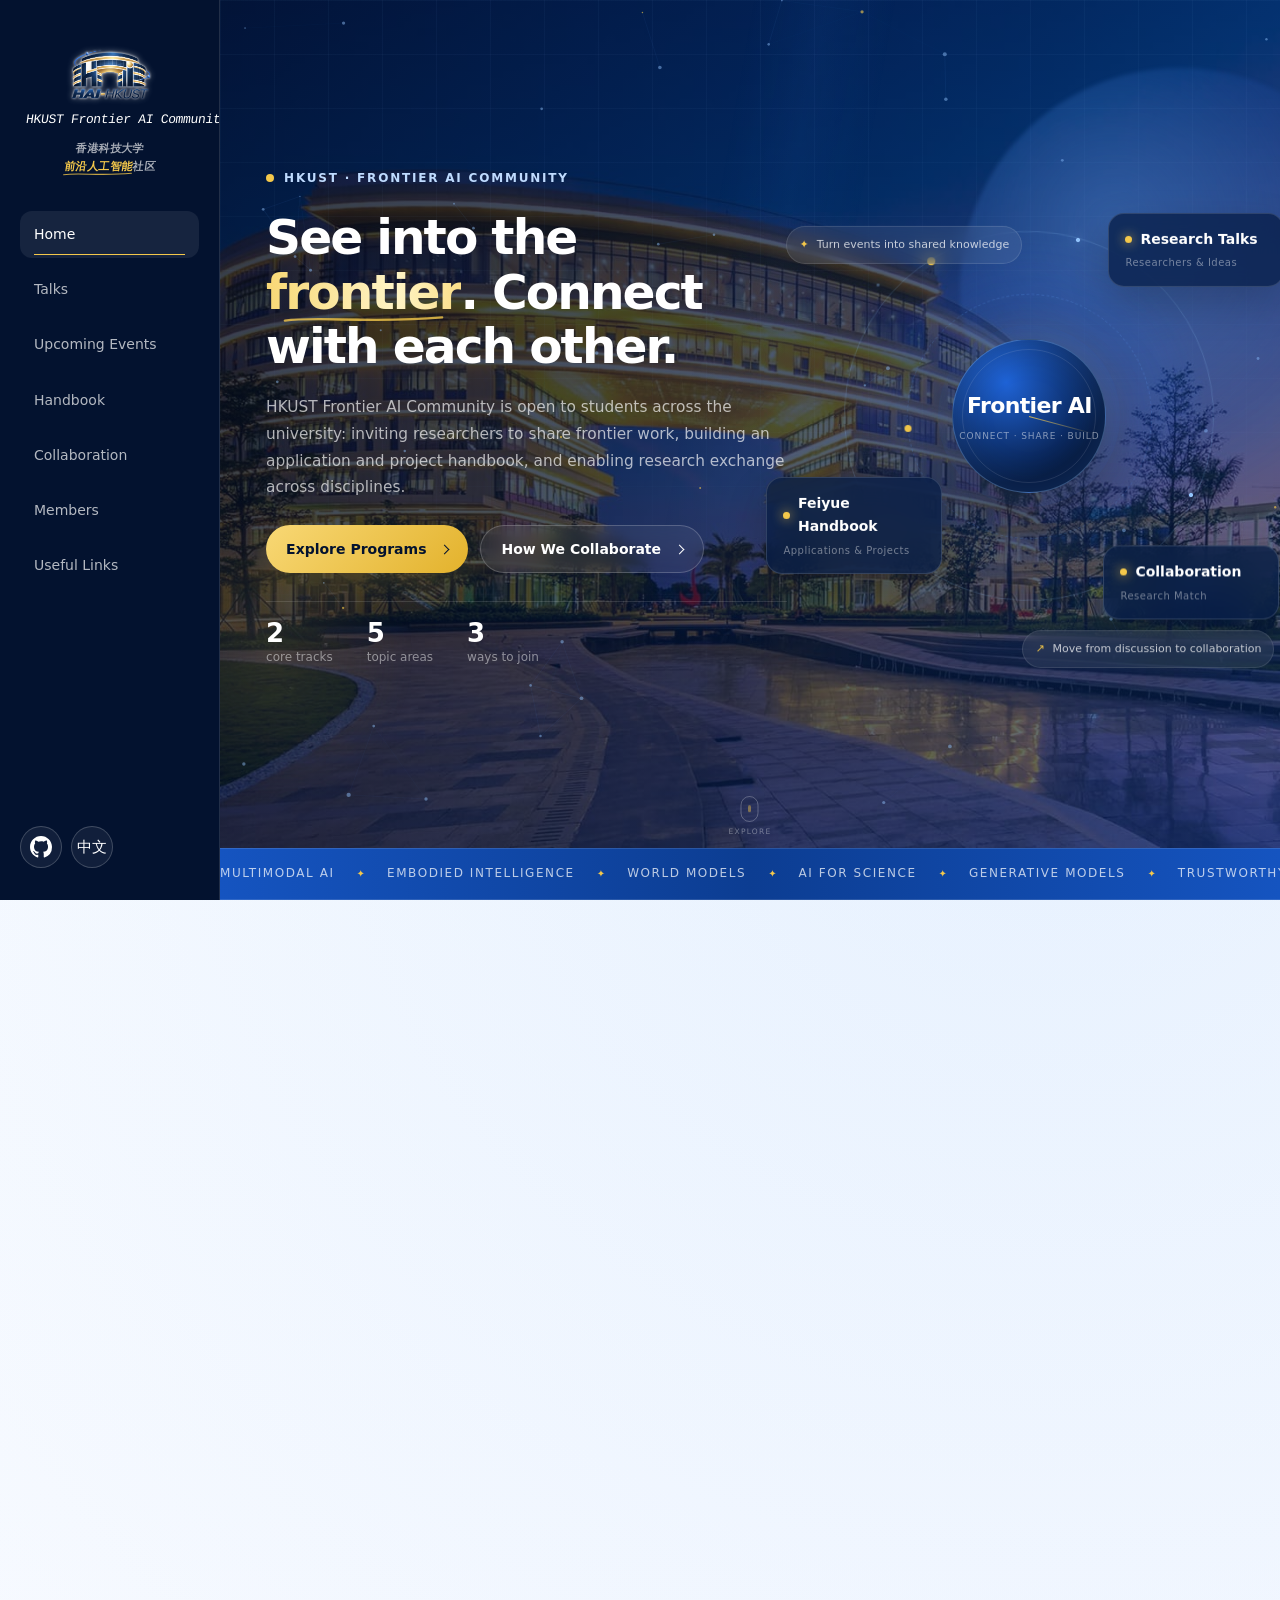
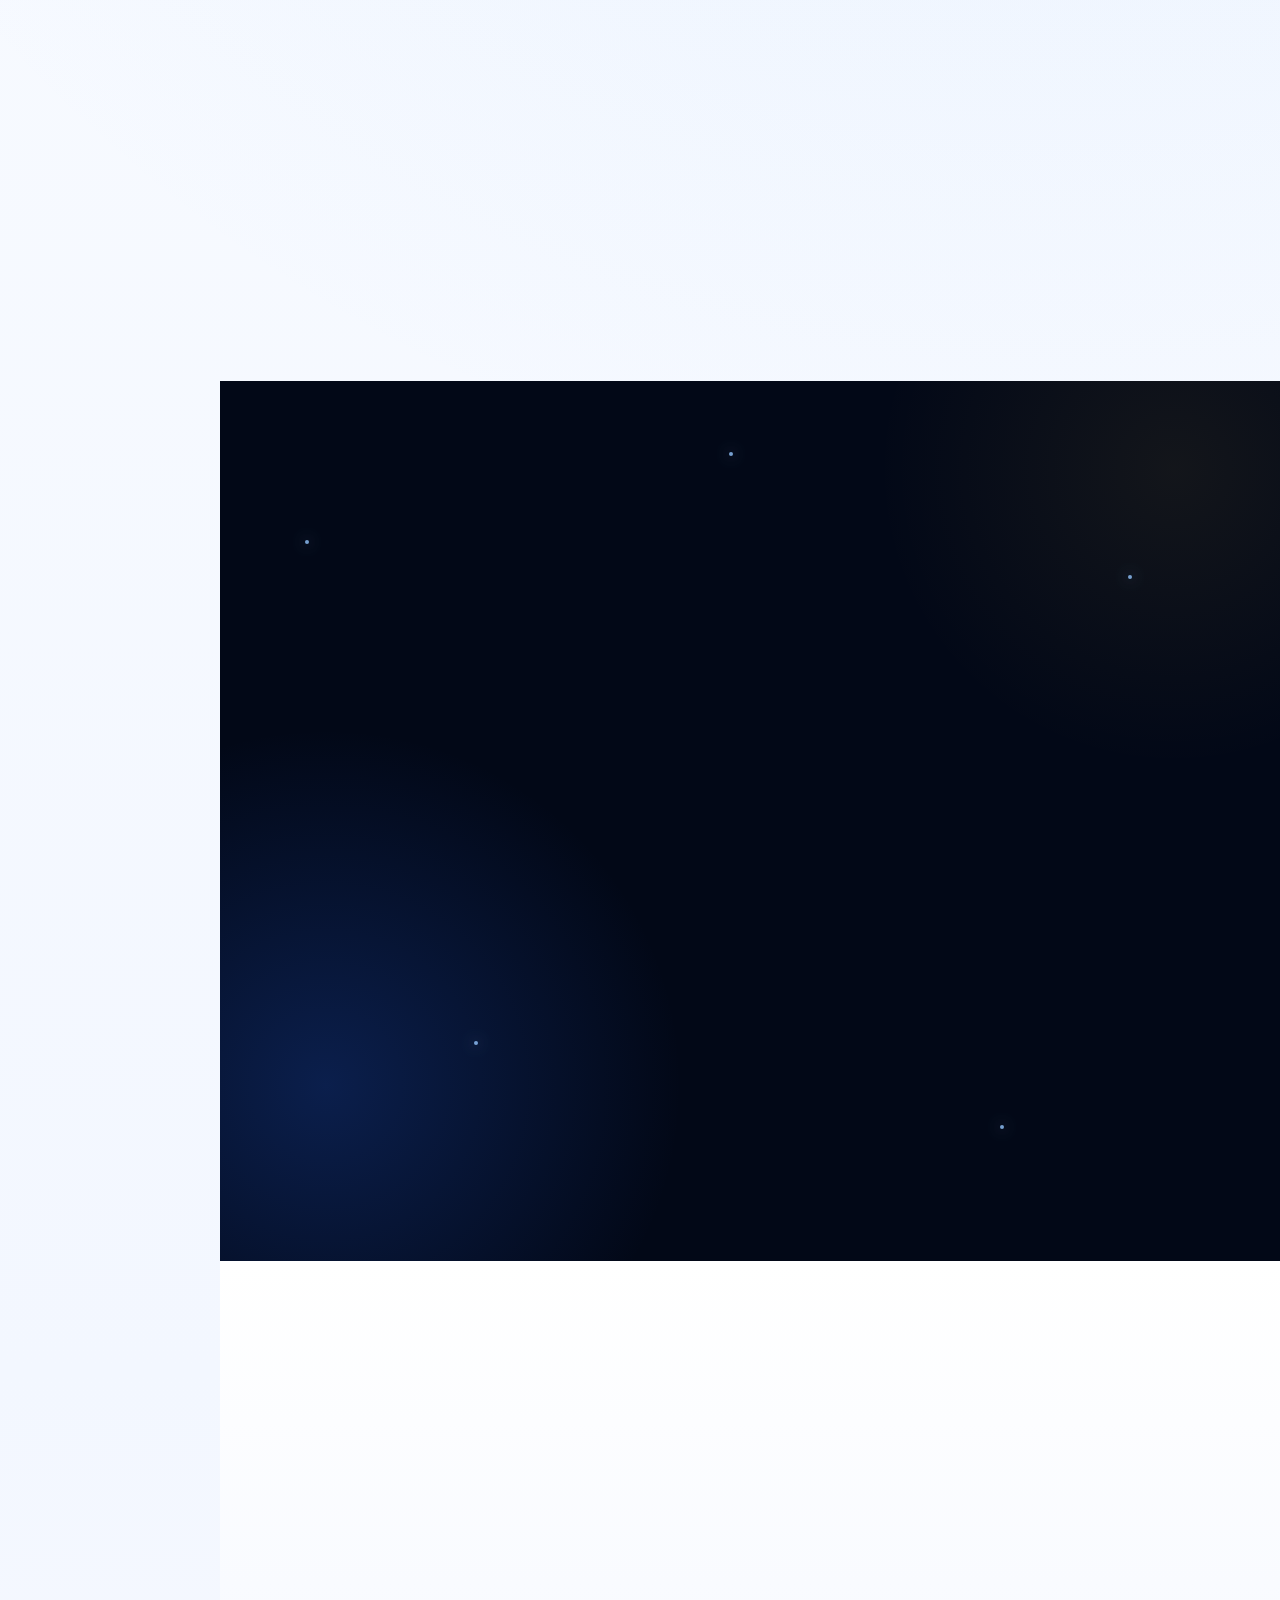
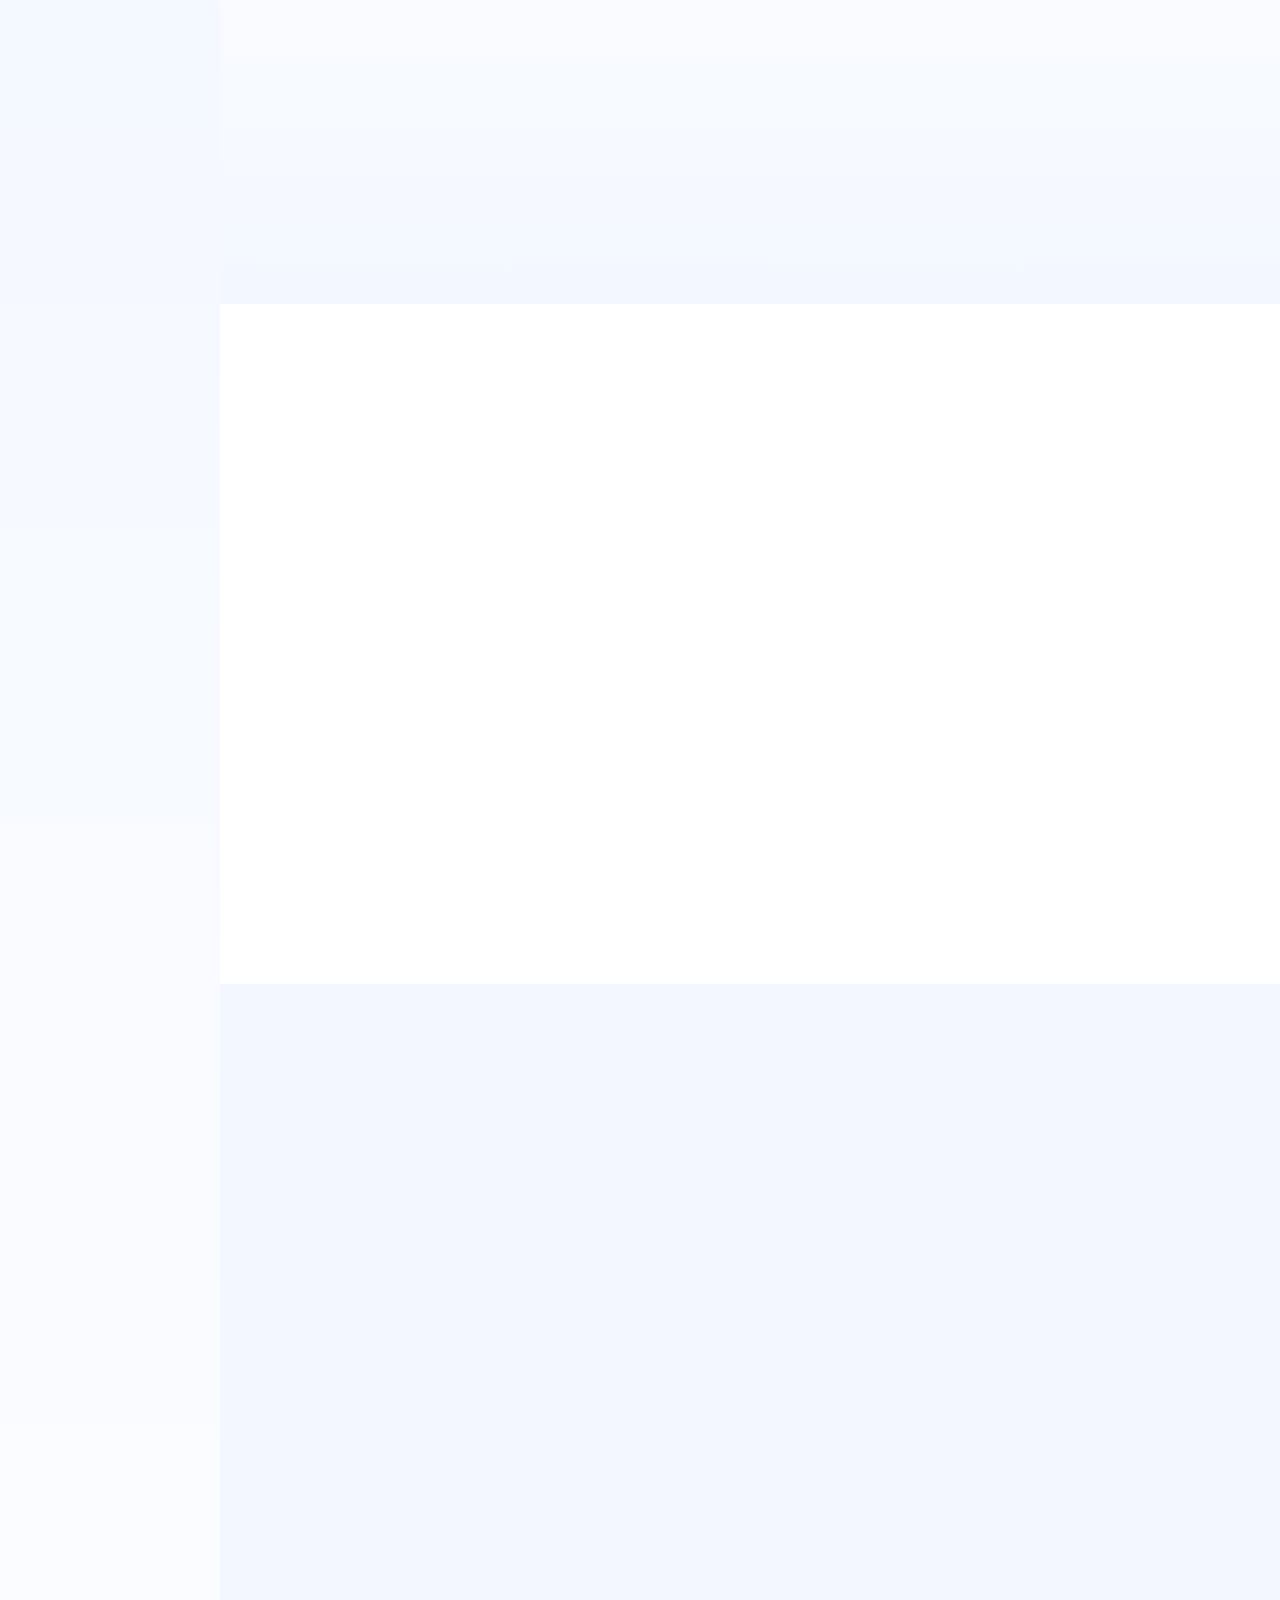
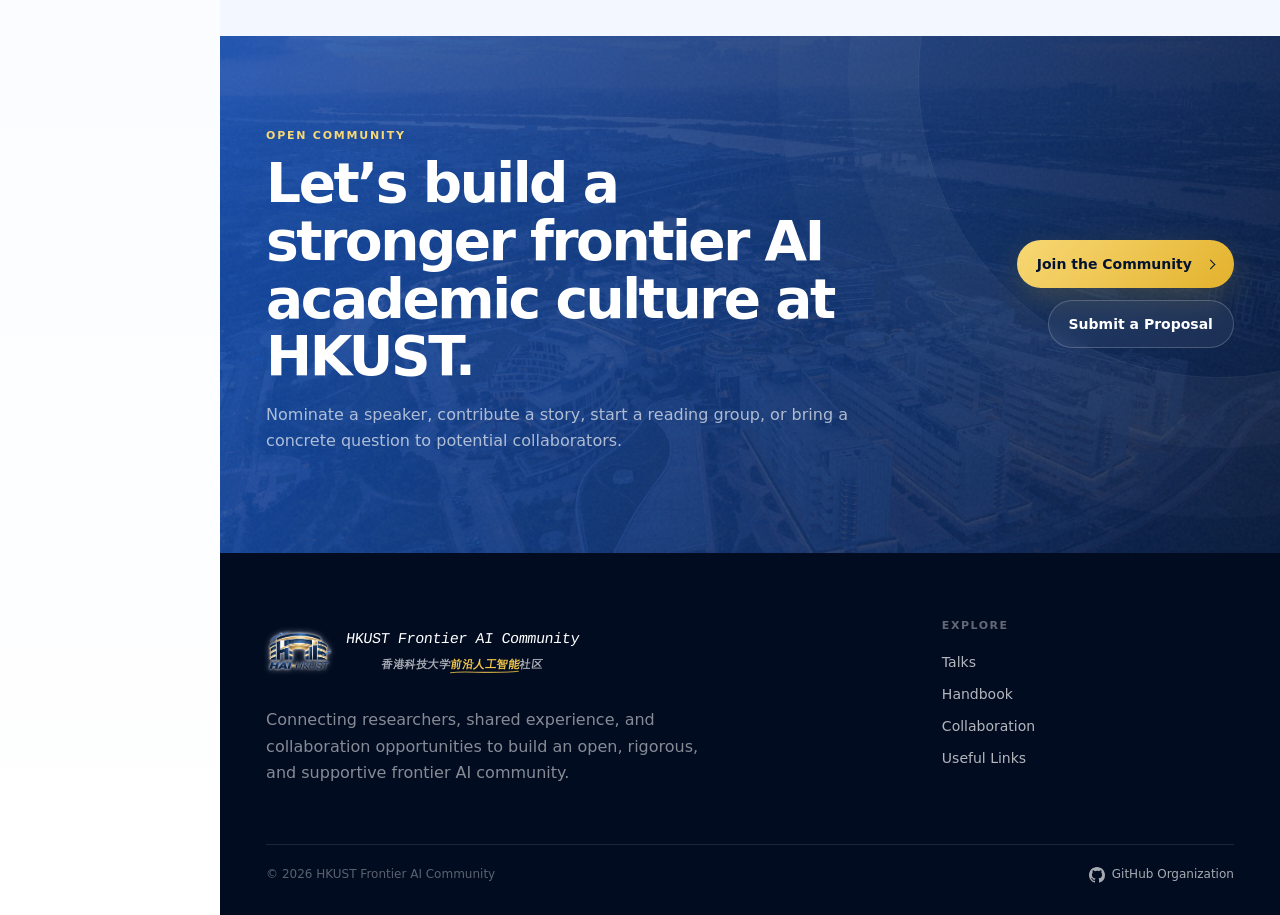
<file: index.html>
<!doctype html>
<html lang="en">
<head>
  <meta charset="utf-8">
  <meta name="viewport" content="width=device-width,initial-scale=1">
  <meta name="description" content="HKUST Frontier AI Community — frontier research talks, the Feiyue handbook, and research collaboration.">
  <meta name="theme-color" content="#041536">
  <meta name="referrer" content="strict-origin-when-cross-origin">
  <meta http-equiv="Content-Security-Policy" content="default-src 'self'; base-uri 'self'; object-src 'none'; form-action 'none'; script-src 'self'; style-src 'self'; img-src 'self' data:; font-src 'self'; connect-src 'self'; frame-src 'self' https://drive.google.com https://docs.google.com">
  <title>HKUST Frontier AI Community</title>
  <link rel="icon" href="assets/favicon/favicon.ico" sizes="any">
  <link rel="icon" href="assets/favicon/favicon.svg" type="image/svg+xml">
  <link rel="icon" href="assets/favicon/favicon-96x96.png" type="image/png" sizes="96x96">
  <link rel="apple-touch-icon" href="assets/favicon/apple-touch-icon.png">
  <link rel="manifest" href="assets/favicon/site.webmanifest">
  <link rel="stylesheet" href="assets/css/site.css">
</head>
<body class="page-home">
<div class="scroll-progress" aria-hidden="true"><span></span></div>
<div class="cursor-glow" aria-hidden="true"></div>
<div data-site-header></div>
<main>
  <section class="hero" id="top">
    <canvas id="networkCanvas" class="network-canvas" aria-hidden="true"></canvas>
    <div class="hero-grid" aria-hidden="true"></div>
    <div class="hero-orb orb-one" data-parallax="-0.025"></div>
    <div class="hero-orb orb-two" data-parallax="0.035"></div>
    <div class="hero-inner">
      <div class="hero-copy reveal reveal-left">
        <div class="eyebrow"><span class="eyebrow-pulse"></span><span data-i18n="homeEyebrow"></span></div>
        <h1><span data-i18n="homeTitle1"></span><span class="accent text-shimmer" data-i18n="homeTitleAccent"></span><span data-i18n="homeTitle2"></span></h1>
        <p class="hero-lead" data-i18n="homeLead"></p>
        <div class="hero-actions">
          <a class="btn btn-primary magnetic" href="#mission"><span data-i18n="explorePrograms"></span><span class="link-chevron" aria-hidden="true"></span></a>
          <a class="btn btn-ghost magnetic" href="collaboration.html"><span data-i18n="meetCommunity"></span><span class="link-chevron" aria-hidden="true"></span></a>
        </div>
        <div class="hero-facts" aria-label="Community overview">
          <div><strong data-counter="3">0</strong><span data-i18n="heroFact1"></span></div>
          <div><strong data-counter="6">0</strong><span data-i18n="heroFact2"></span></div>
          <div><strong data-counter="4">0</strong><span data-i18n="heroFact3"></span></div>
        </div>
      </div>

      <div class="orbit-stage reveal reveal-right" data-tilt data-tilt-max="4">
        <div class="orbit-board" aria-hidden="true" data-parallax="0.02">
          <div class="orbit-halo halo-one"></div>
          <div class="orbit-halo halo-two"></div>
          <div class="orbit-ring ring-one"></div>
          <div class="orbit-ring ring-two"></div>
          <div class="orbit-core">
            <div class="core-radar"></div>
            <div><span data-i18n="orbitCore"></span><small data-i18n="orbitCoreSub"></small></div>
          </div>
          <div class="orbit-node node-a"><strong><i class="node-dot"></i><span data-i18n="orbitTalks"></span></strong><span data-i18n="orbitTalksSub"></span></div>
          <div class="orbit-node node-b"><strong><i class="node-dot"></i><span data-i18n="orbitGuide"></span></strong><span data-i18n="orbitGuideSub"></span></div>
          <div class="orbit-node node-c"><strong><i class="node-dot"></i><span data-i18n="orbitCollab"></span></strong><span data-i18n="orbitCollabSub"></span></div>
          <div class="data-spark spark-a"></div><div class="data-spark spark-b"></div><div class="data-spark spark-c"></div>
        </div>
        <div class="floating-note note-a"><span class="note-icon">✦</span><span data-i18n="floatNote1"></span></div>
        <div class="floating-note note-b"><span class="note-icon">↗</span><span data-i18n="floatNote2"></span></div>
      </div>
    </div>
    <a class="scroll-cue" href="#mission" aria-label="Scroll to content"><span></span><small data-i18n="scrollExplore"></small></a>
  </section>

  <section class="topic-marquee" aria-label="AI topics">
    <div class="marquee-track">
      <span>Multimodal AI</span><i>✦</i><span>Embodied Intelligence</span><i>✦</i><span>World Models</span><i>✦</i><span>AI for Science</span><i>✦</i><span>Generative Models</span><i>✦</i><span>Trustworthy AI</span><i>✦</i>
      <span>Multimodal AI</span><i>✦</i><span>Embodied Intelligence</span><i>✦</i><span>World Models</span><i>✦</i><span>AI for Science</span><i>✦</i><span>Generative Models</span><i>✦</i><span>Trustworthy AI</span><i>✦</i>
    </div>
  </section>

  <section class="section" id="mission">
    <div class="container">
      <div class="section-heading reveal"><div class="kicker" data-i18n="missionKicker"></div><div><h2 data-i18n="missionTitle"></h2><p data-i18n="missionDesc"></p></div></div>
      <div class="pillars stagger-group">
        <article class="pillar-card reveal interactive-card" data-tilt>
          <div class="card-glow"></div><div class="pillar-number">01</div>
          <div class="pillar-icon"><svg viewBox="0 0 24 24" fill="none" stroke="currentColor" stroke-width="1.7"><path d="M4 18V7.5A2.5 2.5 0 0 1 6.5 5h11A2.5 2.5 0 0 1 20 7.5v7A2.5 2.5 0 0 1 17.5 17H9l-5 3Z"/><path d="M8 9h8M8 13h5"/></svg></div>
          <h3 data-i18n="p1Title"></h3><p data-i18n="p1Desc"></p><a class="text-link" href="talks.html"><span data-i18n="p1Link"></span><span class="link-chevron" aria-hidden="true"></span></a>
        </article>
        <article class="pillar-card reveal interactive-card" data-tilt>
          <div class="card-glow"></div><div class="pillar-number">02</div>
          <div class="pillar-icon gold-icon"><svg viewBox="0 0 24 24" fill="none" stroke="currentColor" stroke-width="1.7"><path d="M5 4.5h10.5A2.5 2.5 0 0 1 18 7v12.5H7.5A2.5 2.5 0 0 1 5 17Z"/><path d="M18 8h1a1 1 0 0 1 1 1v10.5H8M8 9h7M8 13h5"/></svg></div>
          <h3 data-i18n="p2Title"></h3><p data-i18n="p2Desc"></p><a class="text-link" href="handbook.html"><span data-i18n="p2Link"></span><span class="link-chevron" aria-hidden="true"></span></a>
        </article>
        <article class="pillar-card reveal interactive-card" data-tilt>
          <div class="card-glow"></div><div class="pillar-number">03</div>
          <div class="pillar-icon"><svg viewBox="0 0 24 24" fill="none" stroke="currentColor" stroke-width="1.7"><circle cx="7" cy="8" r="3"/><circle cx="17" cy="8" r="3"/><path d="M2.5 19c.6-4 2.1-6 4.5-6s3.9 2 4.5 6M12.5 19c.6-4 2.1-6 4.5-6s3.9 2 4.5 6M10 7h4"/></svg></div>
          <h3 data-i18n="p3Title"></h3><p data-i18n="p3Desc"></p><a class="text-link" href="collaboration.html"><span data-i18n="p3Link"></span><span class="link-chevron" aria-hidden="true"></span></a>
        </article>
      </div>
    </div>
  </section>

  <section class="section stat-section">
    <div class="container">
      <div class="stat-panel reveal">
        <div class="stat-intro"><div class="kicker" data-i18n="glanceKicker"></div><h2 data-i18n="glanceTitle"></h2><p data-i18n="glanceDesc"></p></div>
        <div class="stat-grid">
          <div class="stat-item"><strong data-counter="3">0</strong><span data-i18n="stat1"></span></div>
          <div class="stat-item"><strong data-counter="4">0</strong><span data-i18n="stat2"></span></div>
          <div class="stat-item"><strong data-counter="6">0</strong><span data-i18n="stat3"></span></div>
          <div class="stat-item"><strong data-counter="12">0</strong><span data-i18n="stat4"></span></div>
        </div>
      </div>
    </div>
  </section>

  <section class="section dark-section constellation-section">
    <div class="constellation" aria-hidden="true"><i></i><i></i><i></i><i></i><i></i></div>
    <div class="container">
      <div class="section-heading reveal"><div class="kicker" data-i18n="systemKicker"></div><div><h2 data-i18n="systemTitle"></h2><p data-i18n="systemDesc"></p></div></div>
      <div class="program-grid stagger-group">
        <article class="program-card reveal interactive-card"><span class="program-arrow">↗</span><div class="program-meta" data-i18n="prog1Meta"></div><h3 data-i18n="prog1Title"></h3><p data-i18n="prog1Desc"></p><div class="tag-list"><span class="tag" data-i18n="tagKeynote"></span><span class="tag">Q&amp;A</span><span class="tag" data-i18n="tagStory"></span></div></article>
        <article class="program-card reveal interactive-card"><span class="program-arrow">↗</span><div class="program-meta" data-i18n="prog2Meta"></div><h3 data-i18n="prog2Title"></h3><p data-i18n="prog2Desc"></p><div class="tag-list"><span class="tag" data-i18n="tagPaper"></span><span class="tag" data-i18n="tagWorkshop"></span></div></article>
        <article class="program-card reveal interactive-card"><span class="program-arrow">↗</span><div class="program-meta" data-i18n="prog3Meta"></div><h3 data-i18n="prog3Title"></h3><p data-i18n="prog3Desc"></p><div class="tag-list"><span class="tag" data-i18n="tagApplications"></span><span class="tag" data-i18n="tagProjects"></span></div></article>
        <article class="program-card reveal interactive-card"><span class="program-arrow">↗</span><div class="program-meta" data-i18n="prog4Meta"></div><h3 data-i18n="prog4Title"></h3><p data-i18n="prog4Desc"></p><div class="tag-list"><span class="tag">Idea Board</span><span class="tag">Sprint</span><span class="tag">Demo</span></div></article>
      </div>
    </div>
  </section>

  <section class="section roadmap-section">
    <div class="container">
      <div class="section-heading reveal"><div class="kicker" data-i18n="roadmapKicker"></div><div><h2 data-i18n="roadmapTitle"></h2><p data-i18n="roadmapDesc"></p></div></div>
      <div class="roadmap reveal">
        <div class="roadmap-line"><span></span></div>
        <article class="roadmap-step"><b>Q1</b><div class="roadmap-dot"></div><h3 data-i18n="road1Title"></h3><p data-i18n="road1Desc"></p></article>
        <article class="roadmap-step"><b>Q2</b><div class="roadmap-dot"></div><h3 data-i18n="road2Title"></h3><p data-i18n="road2Desc"></p></article>
        <article class="roadmap-step"><b>Q3</b><div class="roadmap-dot"></div><h3 data-i18n="road3Title"></h3><p data-i18n="road3Desc"></p></article>
        <article class="roadmap-step"><b>Q4</b><div class="roadmap-dot"></div><h3 data-i18n="road4Title"></h3><p data-i18n="road4Desc"></p></article>
      </div>
    </div>
  </section>

  <section class="section audience-section">
    <div class="container">
      <div class="section-heading reveal"><div class="kicker" data-i18n="audienceKicker"></div><div><h2 data-i18n="audienceTitle"></h2><p data-i18n="audienceDesc"></p></div></div>
      <div class="audience-grid stagger-group">
        <article class="audience-card reveal"><span>01</span><h3 data-i18n="aud1Title"></h3><p data-i18n="aud1Desc"></p><a href="talks.html" data-i18n="aud1Link"></a></article>
        <article class="audience-card reveal"><span>02</span><h3 data-i18n="aud2Title"></h3><p data-i18n="aud2Desc"></p><a href="handbook.html" data-i18n="aud2Link"></a></article>
        <article class="audience-card reveal"><span>03</span><h3 data-i18n="aud3Title"></h3><p data-i18n="aud3Desc"></p><a href="collaboration.html" data-i18n="aud3Link"></a></article>
      </div>
    </div>
  </section>

  <section class="section faq-section">
    <div class="container narrow-container">
      <div class="section-heading reveal"><div class="kicker" data-i18n="faqKicker"></div><div><h2 data-i18n="faqTitle"></h2><p data-i18n="faqDesc"></p></div></div>
      <div class="accordion reveal">
        <article class="accordion-item"><button type="button" aria-controls="faq-panel-1"><span data-i18n="faq1Q"></span><i></i></button><div class="accordion-panel" id="faq-panel-1" aria-hidden="true"><p data-i18n="faq1A"></p></div></article>
        <article class="accordion-item"><button type="button" aria-controls="faq-panel-2"><span data-i18n="faq2Q"></span><i></i></button><div class="accordion-panel" id="faq-panel-2" aria-hidden="true"><p data-i18n="faq2A"></p></div></article>
        <article class="accordion-item"><button type="button" aria-controls="faq-panel-3"><span data-i18n="faq3Q"></span><i></i></button><div class="accordion-panel" id="faq-panel-3" aria-hidden="true"><p data-i18n="faq3A"></p></div></article>
        <article class="accordion-item"><button type="button" aria-controls="faq-panel-4"><span data-i18n="faq4Q"></span><i></i></button><div class="accordion-panel" id="faq-panel-4" aria-hidden="true"><p data-i18n="faq4A"></p></div></article>
      </div>
    </div>
  </section>

  <section class="cta-band"><div class="cta-noise" aria-hidden="true"></div><div class="container cta-band-inner"><div><div class="kicker light" data-i18n="ctaKicker"></div><h2 data-i18n="ctaTitle"></h2><p data-i18n="ctaDesc"></p></div><div class="cta-actions"><a class="btn btn-primary magnetic" href="#"><span data-i18n="ctaJoin"></span><span class="link-chevron" aria-hidden="true"></span></a><a class="btn btn-ghost magnetic" href="collaboration.html"><span data-i18n="ctaPropose"></span></a></div></div></section>
</main>
<button class="back-to-top" aria-label="Back to top">↑</button>
<div data-site-footer></div>
<script type="module" src="assets/js/site.js"></script>
</body>
</html>
</file>
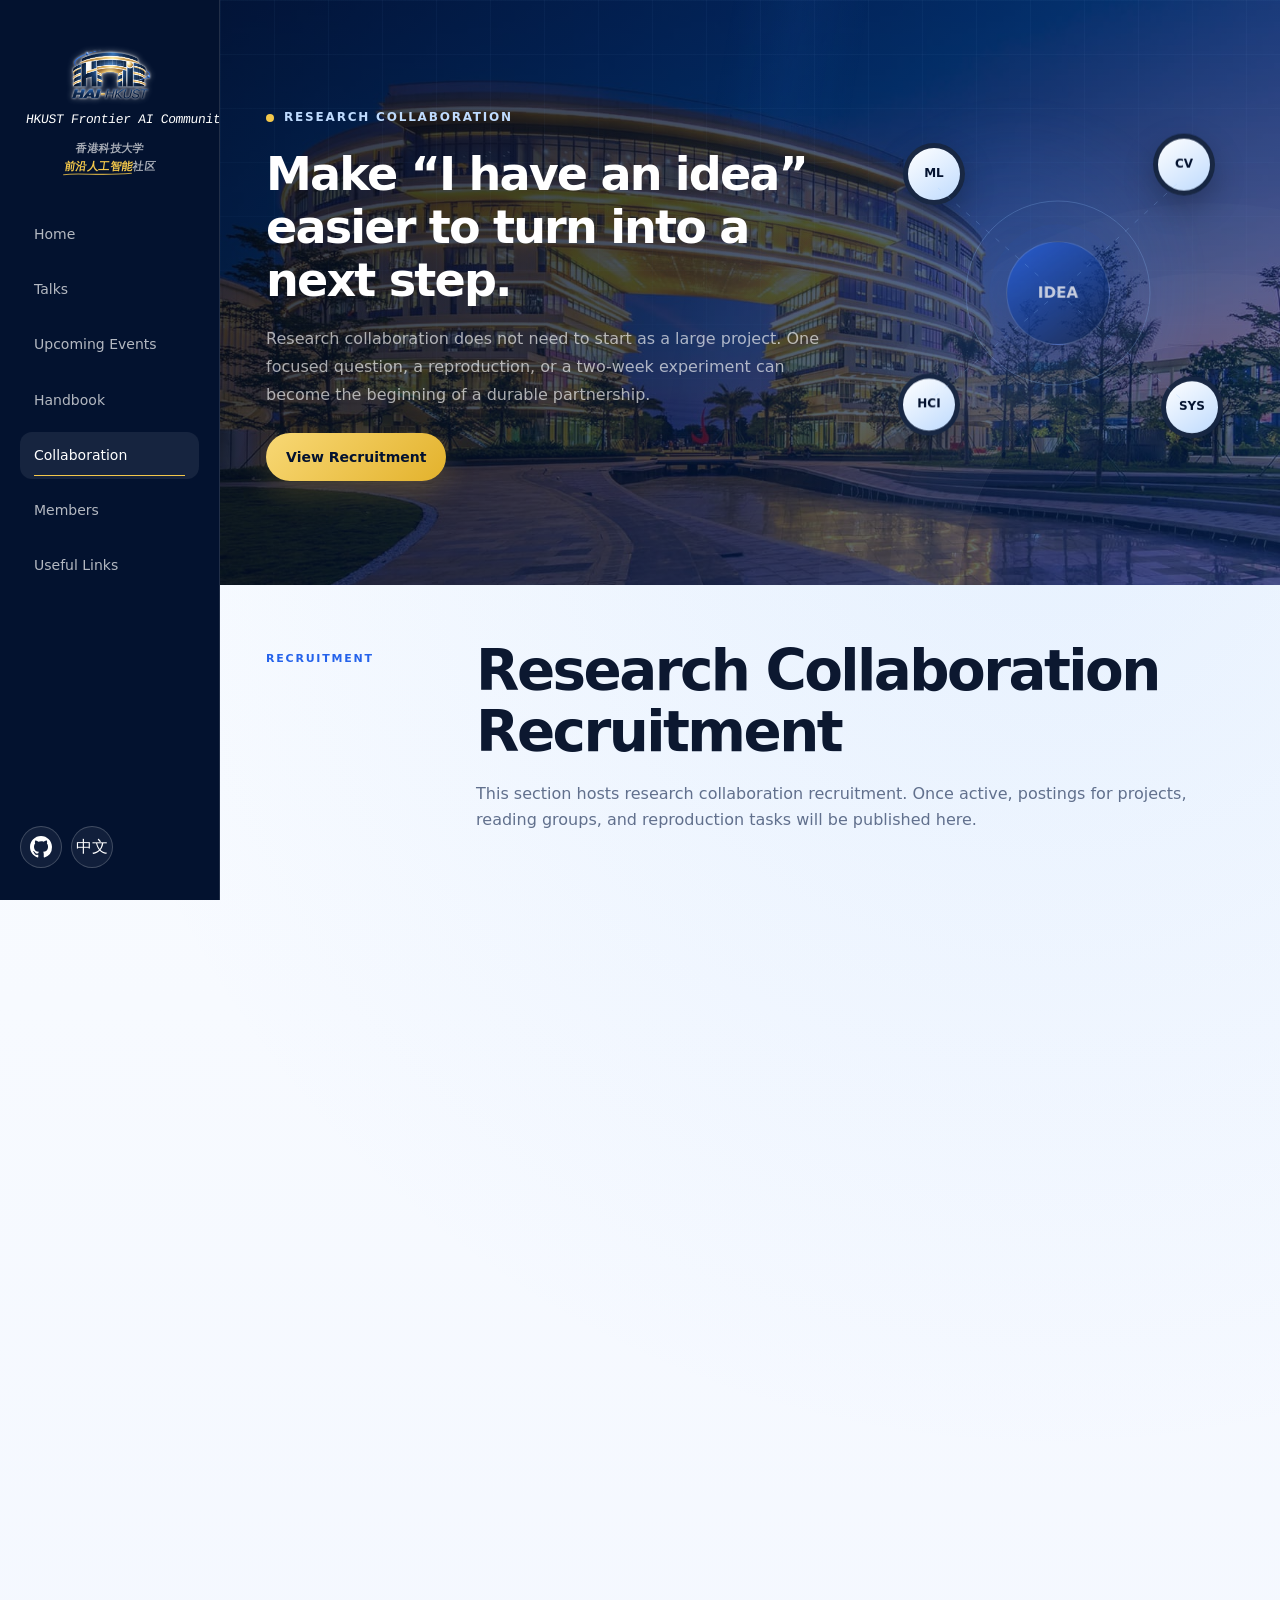
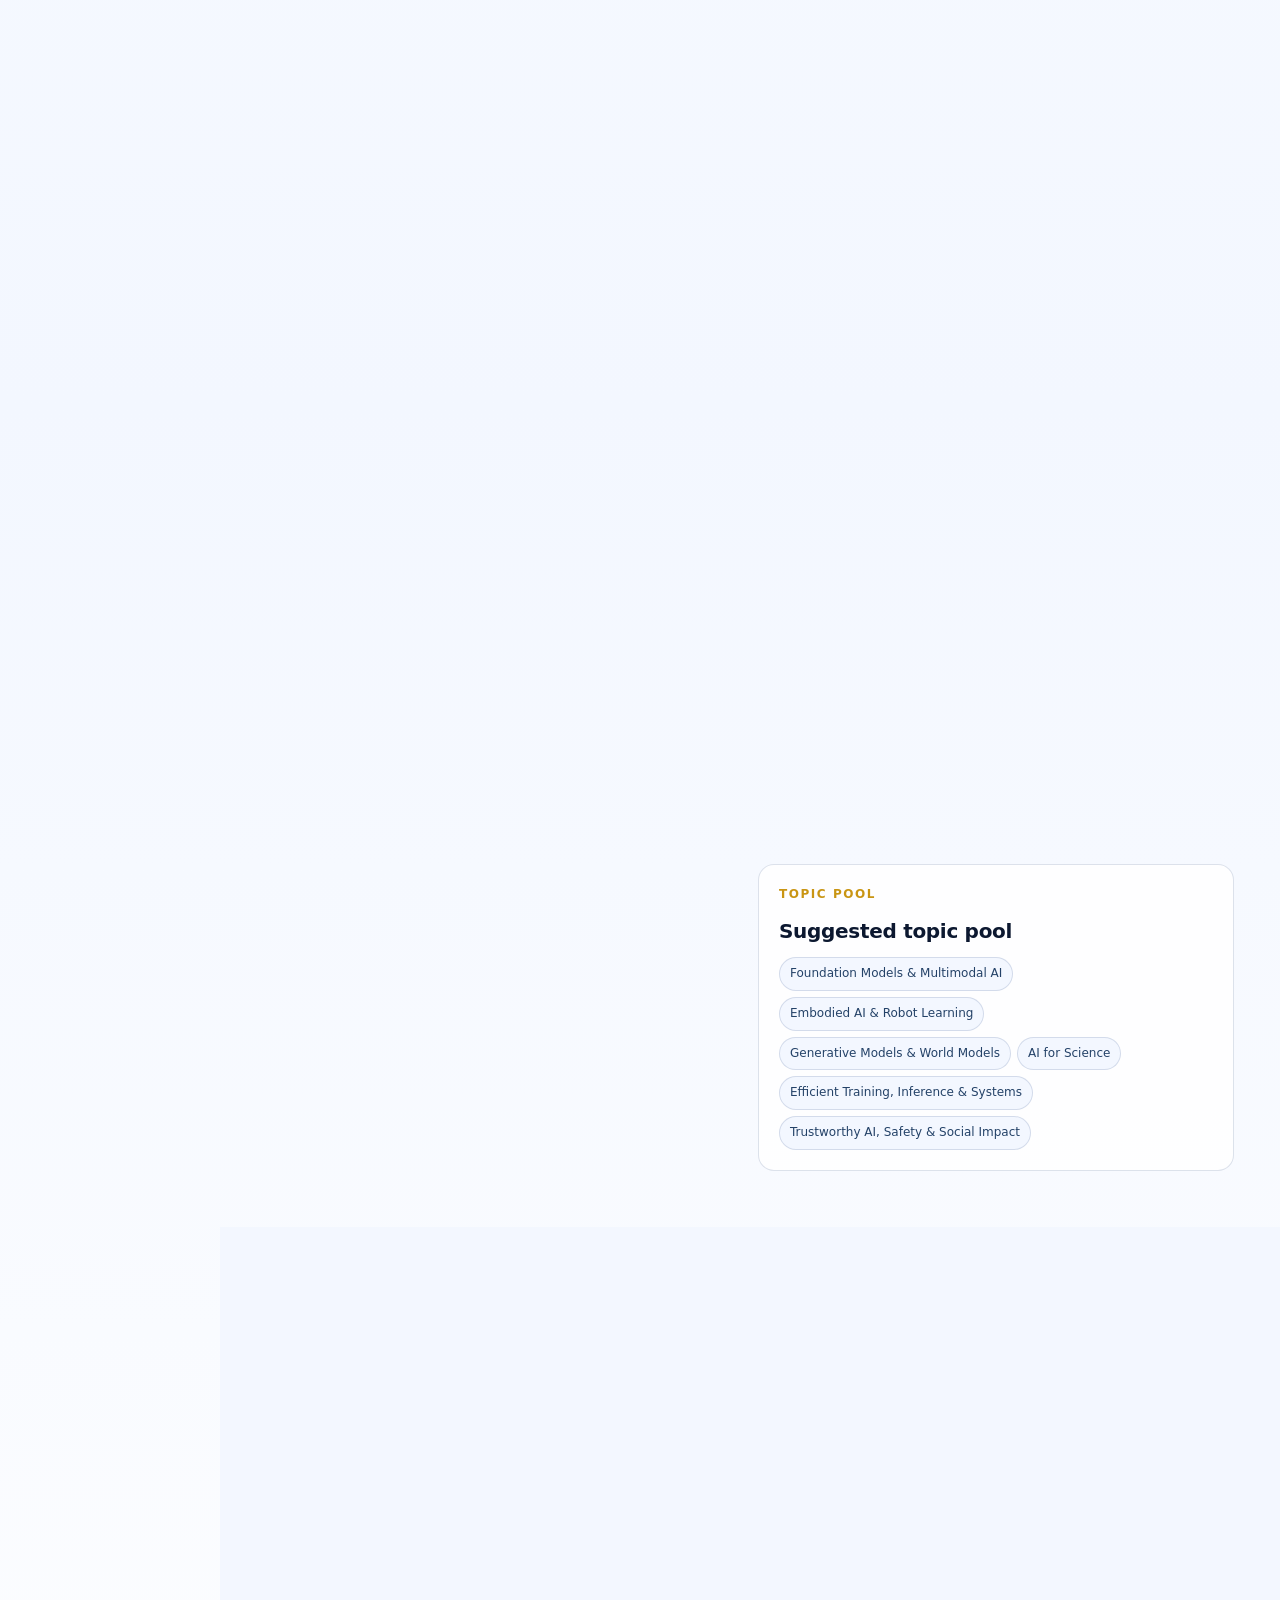
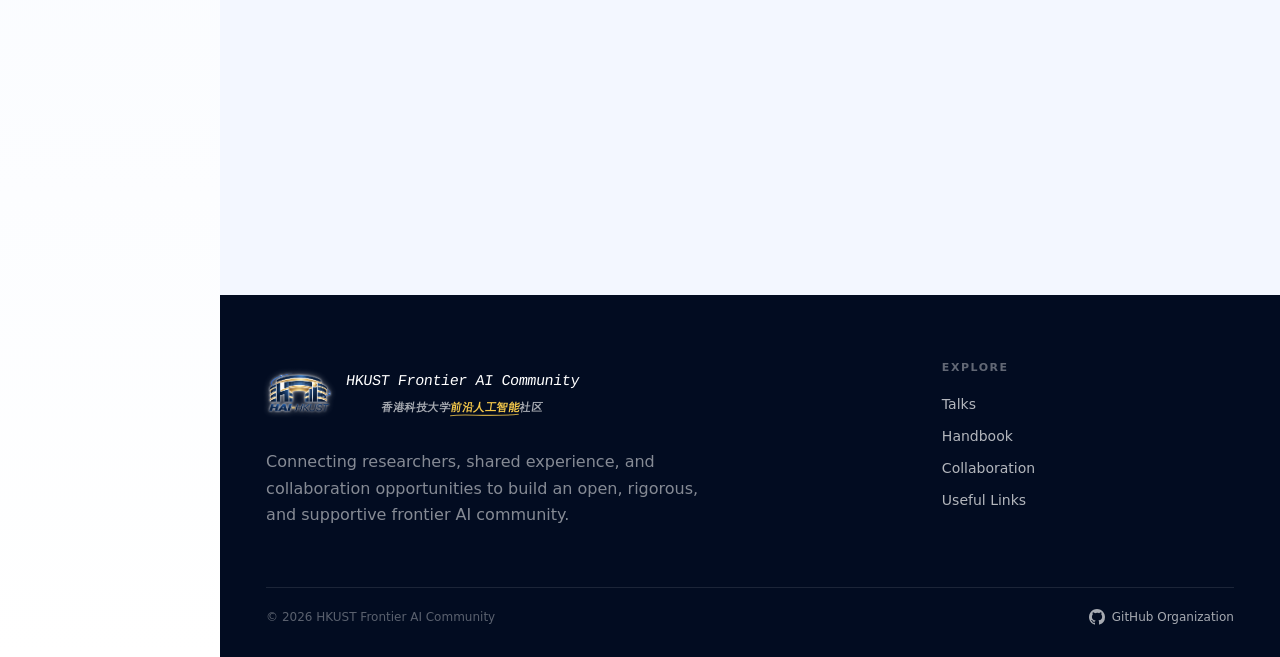
<file: collaboration.html>
<!doctype html>
<html lang="en">
<head><meta charset="utf-8"><meta name="viewport" content="width=device-width,initial-scale=1"><meta name="theme-color" content="#041536"><meta name="referrer" content="strict-origin-when-cross-origin"><meta http-equiv="Content-Security-Policy" content="default-src 'self'; base-uri 'self'; form-action 'none'; object-src 'none'; script-src 'self'; style-src 'self'; img-src 'self' data:; font-src 'self'; connect-src 'self'; frame-src 'self' https://drive.google.com https://docs.google.com"><title>Research Collaboration | HKUST Frontier AI Community</title><link rel="icon" href="assets/favicon/favicon.ico" sizes="any"><link rel="icon" href="assets/favicon/favicon.svg" type="image/svg+xml"><link rel="icon" href="assets/favicon/favicon-96x96.png" type="image/png" sizes="96x96"><link rel="apple-touch-icon" href="assets/favicon/apple-touch-icon.png"><link rel="manifest" href="assets/favicon/site.webmanifest"><link rel="stylesheet" href="assets/css/site.css"></head>
<body>
<div class="scroll-progress" aria-hidden="true"><span></span></div><div class="cursor-glow" aria-hidden="true"></div><div data-site-header></div><main>
  <section class="page-hero page-hero-collab"><div class="page-hero-grid"></div><div class="page-orb"></div><div class="page-hero-inner"><div class="page-hero-copy reveal reveal-left"><div class="eyebrow"><span class="eyebrow-pulse"></span><span data-i18n="collabEyebrow"></span></div><h1 data-i18n="collabTitle"></h1><p data-i18n="collabLead"></p><div class="page-hero-actions"><a class="btn btn-primary magnetic" href="#project-board" data-i18n="viewProjectBoard"></a></div></div>
  <div class="page-visual reveal reveal-right"><div class="collab-visual" aria-hidden="true"><div class="collab-core">IDEA</div><div class="collab-person cp1">ML</div><div class="collab-person cp2">CV</div><div class="collab-person cp3">SYS</div><div class="collab-person cp4">HCI</div><svg viewBox="0 0 400 400"><path d="M200 200L80 95M200 200L320 90M200 200L328 310M200 200L76 304"/><circle cx="200" cy="200" r="92"/></svg></div></div></div></section>

  <section class="section" id="project-board"><div class="container"><div class="section-heading reveal"><div class="kicker" data-i18n="boardKicker"></div><div><h2 data-i18n="boardTitle"></h2><p data-i18n="boardDesc"></p></div></div>
    <div class="board-toolbar reveal"><span data-i18n="boardTemplateNote"></span></div>
    <div class="project-grid">
      <article class="project-card reveal"><div class="project-top"><span class="status gold" data-i18n="templateSlot"></span></div><h3 data-i18n="boardCard1Title"></h3><p data-i18n="boardCard1Desc"></p><div class="project-skills"><span>Multimodal</span><span>Reading</span></div><div class="project-bottom"><span data-i18n="twoWeekGoal"></span><b data-i18n="boardCard1Goal"></b></div></article>
      <article class="project-card reveal"><div class="project-top"><span class="status gold" data-i18n="templateSlot"></span></div><h3 data-i18n="boardCard2Title"></h3><p data-i18n="boardCard2Desc"></p><div class="project-skills"><span>Open Source</span><span>Benchmark</span></div><div class="project-bottom"><span data-i18n="twoWeekGoal"></span><b data-i18n="boardCard2Goal"></b></div></article>
      <article class="project-card reveal"><div class="project-top"><span class="status" data-i18n="templateSlot"></span></div><h3 data-i18n="boardCard3Title"></h3><p data-i18n="boardCard3Desc"></p><div class="project-skills"><span>AI4Science</span><span>Data</span></div><div class="project-bottom"><span data-i18n="twoWeekGoal"></span><b data-i18n="boardCard3Goal"></b></div></article>
    </div>
  </div></section>

  <section class="section principle-section"><div class="container"><div class="section-heading reveal"><div class="kicker" data-i18n="principleKicker"></div><div><h2 data-i18n="principleTitle"></h2><p data-i18n="principleDesc"></p></div></div><div class="principles"><article class="principle reveal"><div class="pillar-number">01</div><h3 data-i18n="pr1Title"></h3><p data-i18n="pr1Desc"></p></article><article class="principle reveal"><div class="pillar-number">02</div><h3 data-i18n="pr2Title"></h3><p data-i18n="pr2Desc"></p></article><article class="principle reveal"><div class="pillar-number">03</div><h3 data-i18n="pr3Title"></h3><p data-i18n="pr3Desc"></p></article></div></div></section>
  <section class="section collab-talk-formats" id="talk-formats"><div class="container"><div class="section-heading reveal"><div class="kicker" data-i18n="formatKicker"></div><div><h2 data-i18n="formatTitle"></h2><p data-i18n="formatDesc"></p></div></div>
    <div class="feature-grid stagger-group">
      <article class="feature-card reveal interactive-card" data-tilt><div class="mini">01 · 60–90 MIN</div><div class="feature-symbol">◉</div><h3 data-i18n="frontierTitle"></h3><p data-i18n="frontierDesc"></p><ul><li data-i18n="talkBullet11"></li><li data-i18n="talkBullet12"></li><li data-i18n="talkBullet13"></li></ul></article>
      <article class="feature-card reveal interactive-card" data-tilt><div class="mini">02 · 45–75 MIN</div><div class="feature-symbol">⌁</div><h3 data-i18n="salonTitle"></h3><p data-i18n="salonDesc"></p><ul><li data-i18n="talkBullet21"></li><li data-i18n="talkBullet22"></li><li data-i18n="talkBullet23"></li></ul></article>
      <article class="feature-card reveal interactive-card" data-tilt><div class="mini">03 · 45–60 MIN</div><div class="feature-symbol">↗</div><h3 data-i18n="journeyTitle"></h3><p data-i18n="journeyDesc"></p><ul><li data-i18n="talkBullet31"></li><li data-i18n="talkBullet32"></li><li data-i18n="talkBullet33"></li></ul></article>
      <article class="feature-card topic-card"><div class="mini" data-i18n="talkTopicsKicker"></div><h3 data-i18n="talkTopicsTitle"></h3><div class="tag-list light-tags"><span class="tag" data-i18n="topic1"></span><span class="tag" data-i18n="topic2"></span><span class="tag" data-i18n="topic3"></span><span class="tag" data-i18n="topic4"></span><span class="tag" data-i18n="topic5"></span><span class="tag" data-i18n="topic6"></span></div></article>
    </div>
  </div></section>

  <section class="section editorial-section" id="talk-principles"><div class="container"><div class="section-heading reveal"><div class="kicker" data-i18n="editorialKicker"></div><div><h2 data-i18n="editorialTitle"></h2><p data-i18n="editorialDesc"></p></div></div>
    <div class="principles stagger-group"><article class="principle reveal"><div class="pillar-number">01</div><h3 data-i18n="ed1Title"></h3><p data-i18n="ed1Desc"></p></article><article class="principle reveal"><div class="pillar-number">02</div><h3 data-i18n="ed2Title"></h3><p data-i18n="ed2Desc"></p></article><article class="principle reveal"><div class="pillar-number">03</div><h3 data-i18n="ed3Title"></h3><p data-i18n="ed3Desc"></p></article></div>
  </div></section>

</main><button class="back-to-top" aria-label="Back to top">↑</button><div data-site-footer></div><script type="module" src="assets/js/site.js"></script></body></html>
</file>
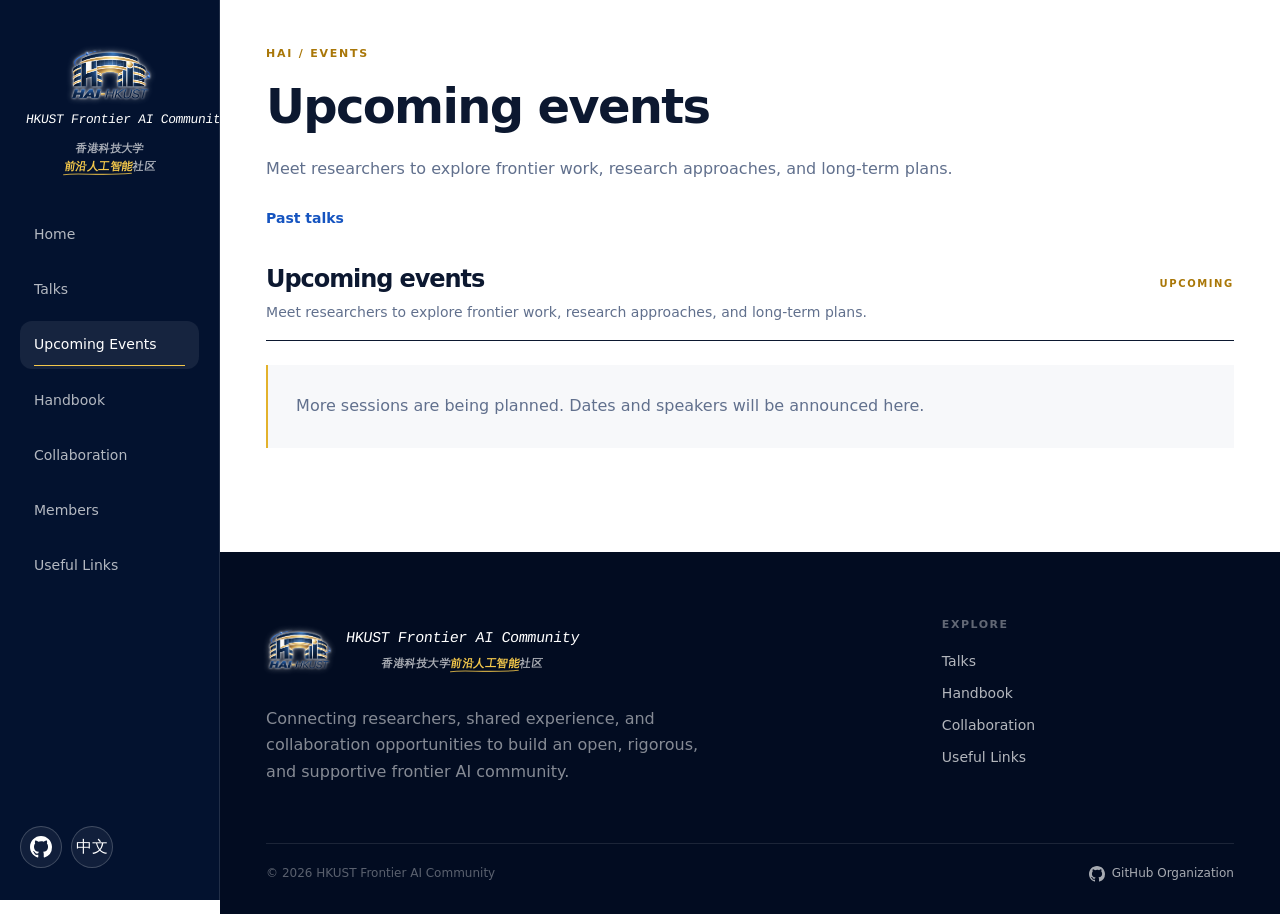
<file: events.html>
<!doctype html>
<html lang="en">
<head>
  <meta charset="utf-8">
  <meta name="viewport" content="width=device-width,initial-scale=1">
  <meta name="description" content="Research talks at HKUST Frontier AI Community.">
  <meta name="theme-color" content="#041536">
  <meta name="referrer" content="strict-origin-when-cross-origin">
  <meta http-equiv="Content-Security-Policy" content="default-src 'self'; base-uri 'self'; object-src 'none'; form-action 'none'; script-src 'self'; style-src 'self'; img-src 'self' data:; font-src 'self'; connect-src 'self'; frame-src 'self' https://drive.google.com https://docs.google.com https://meeting.tencent.com">
  <title>Upcoming Events | HKUST Frontier AI Community</title>
  <link rel="icon" href="assets/favicon/favicon.ico" sizes="any">
  <link rel="icon" href="assets/favicon/favicon.svg" type="image/svg+xml">
  <link rel="icon" href="assets/favicon/favicon-96x96.png" type="image/png" sizes="96x96">
  <link rel="apple-touch-icon" href="assets/favicon/apple-touch-icon.png">
  <link rel="manifest" href="assets/favicon/site.webmanifest">
  <link rel="stylesheet" href="assets/css/site.css">
</head>
<body data-page="events">
<div class="scroll-progress" aria-hidden="true"><span></span></div>
<div class="cursor-glow" aria-hidden="true"></div>
<div data-site-header></div>
<main class="talks-directory">
  <section class="talks-intro container">
    <div class="kicker">HAI / EVENTS</div>
    <h1 data-i18n="upcomingTitle"></h1>
    <p data-i18n="upcomingDesc"></p>
    <a class="text-link" href="talks.html" data-i18n="archiveTitle"></a>
  </section>
  <section class="section event-section" id="upcoming"><div class="container"><div class="section-heading reveal"><div class="kicker" data-i18n="upcomingKicker"></div><div><h2 data-i18n="upcomingTitle"></h2><p data-i18n="upcomingDesc"></p></div></div>
    <div class="event-grid" data-talks-list="upcoming"></div>
  </div></section>

</main>
<button class="back-to-top" aria-label="Back to top">↑</button>
<div data-site-footer></div>
<script type="module" src="assets/js/site.js"></script>
</body>
</html>
</file>
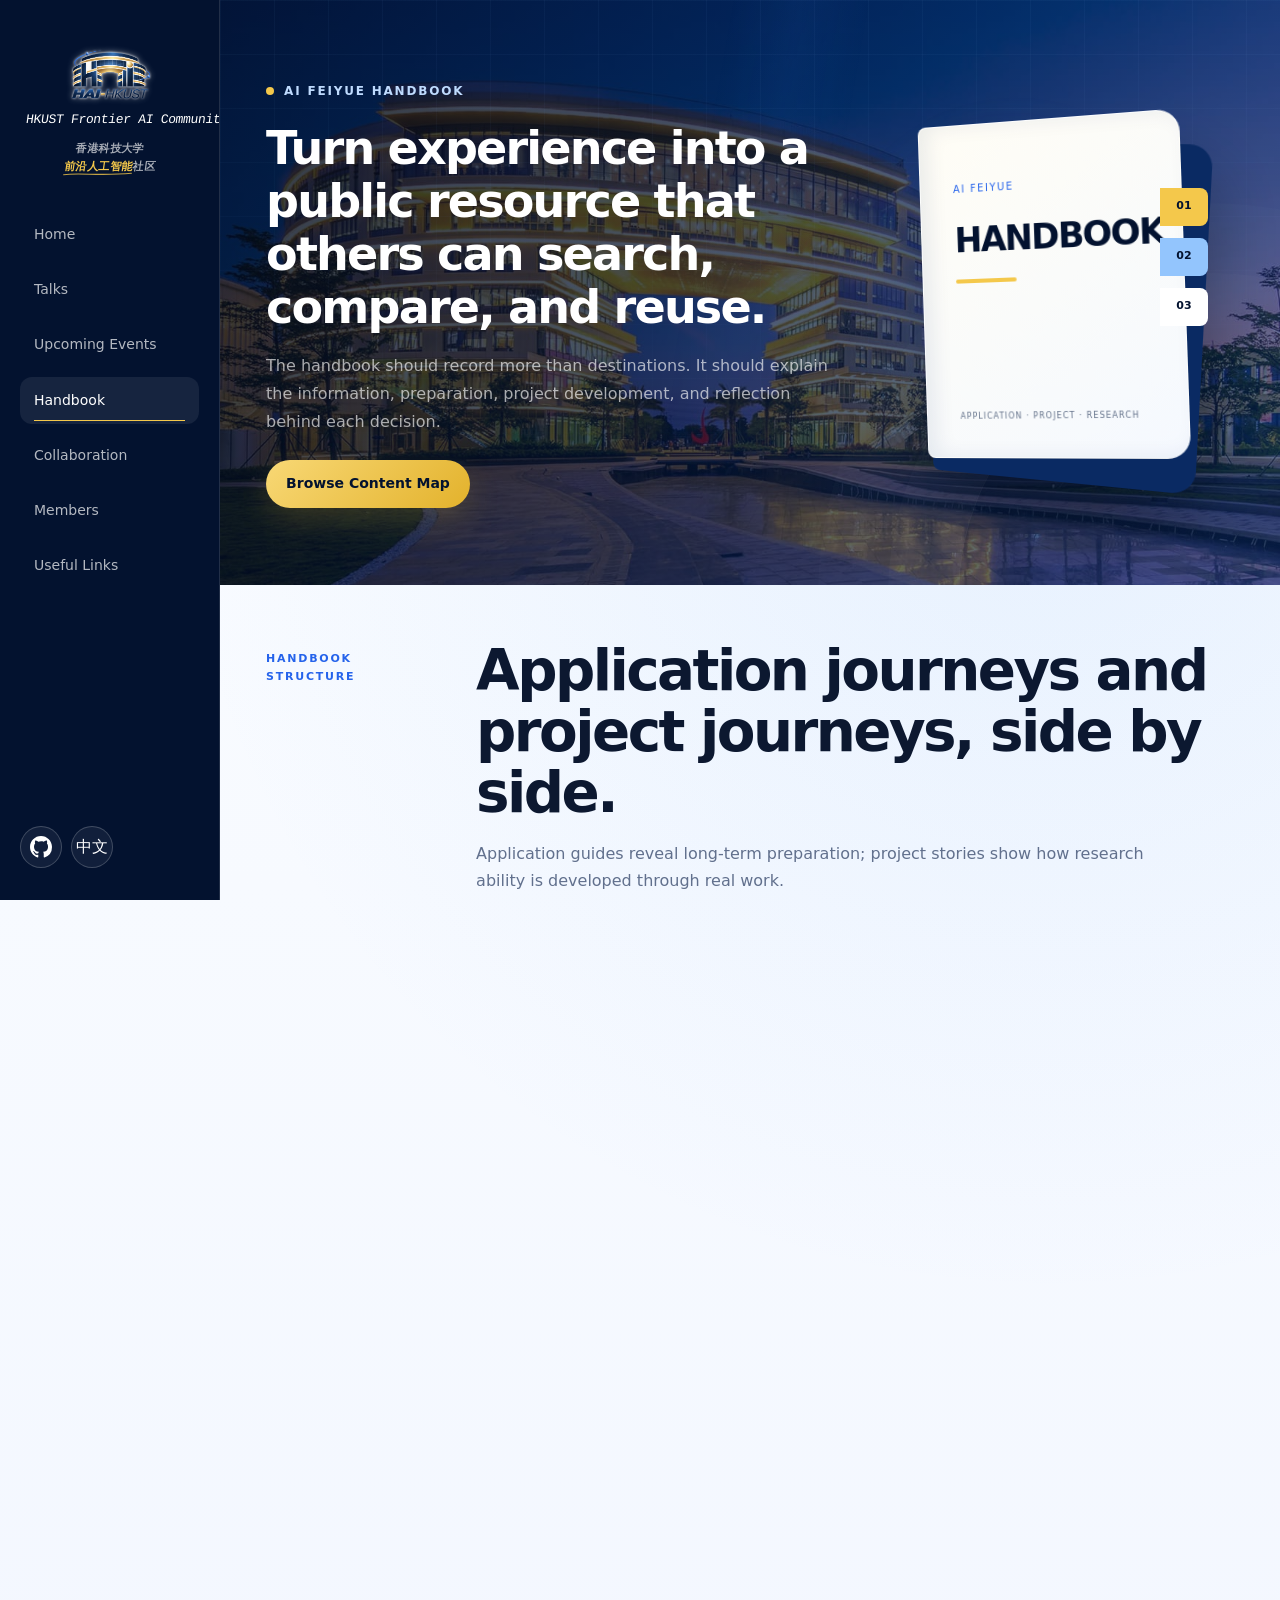
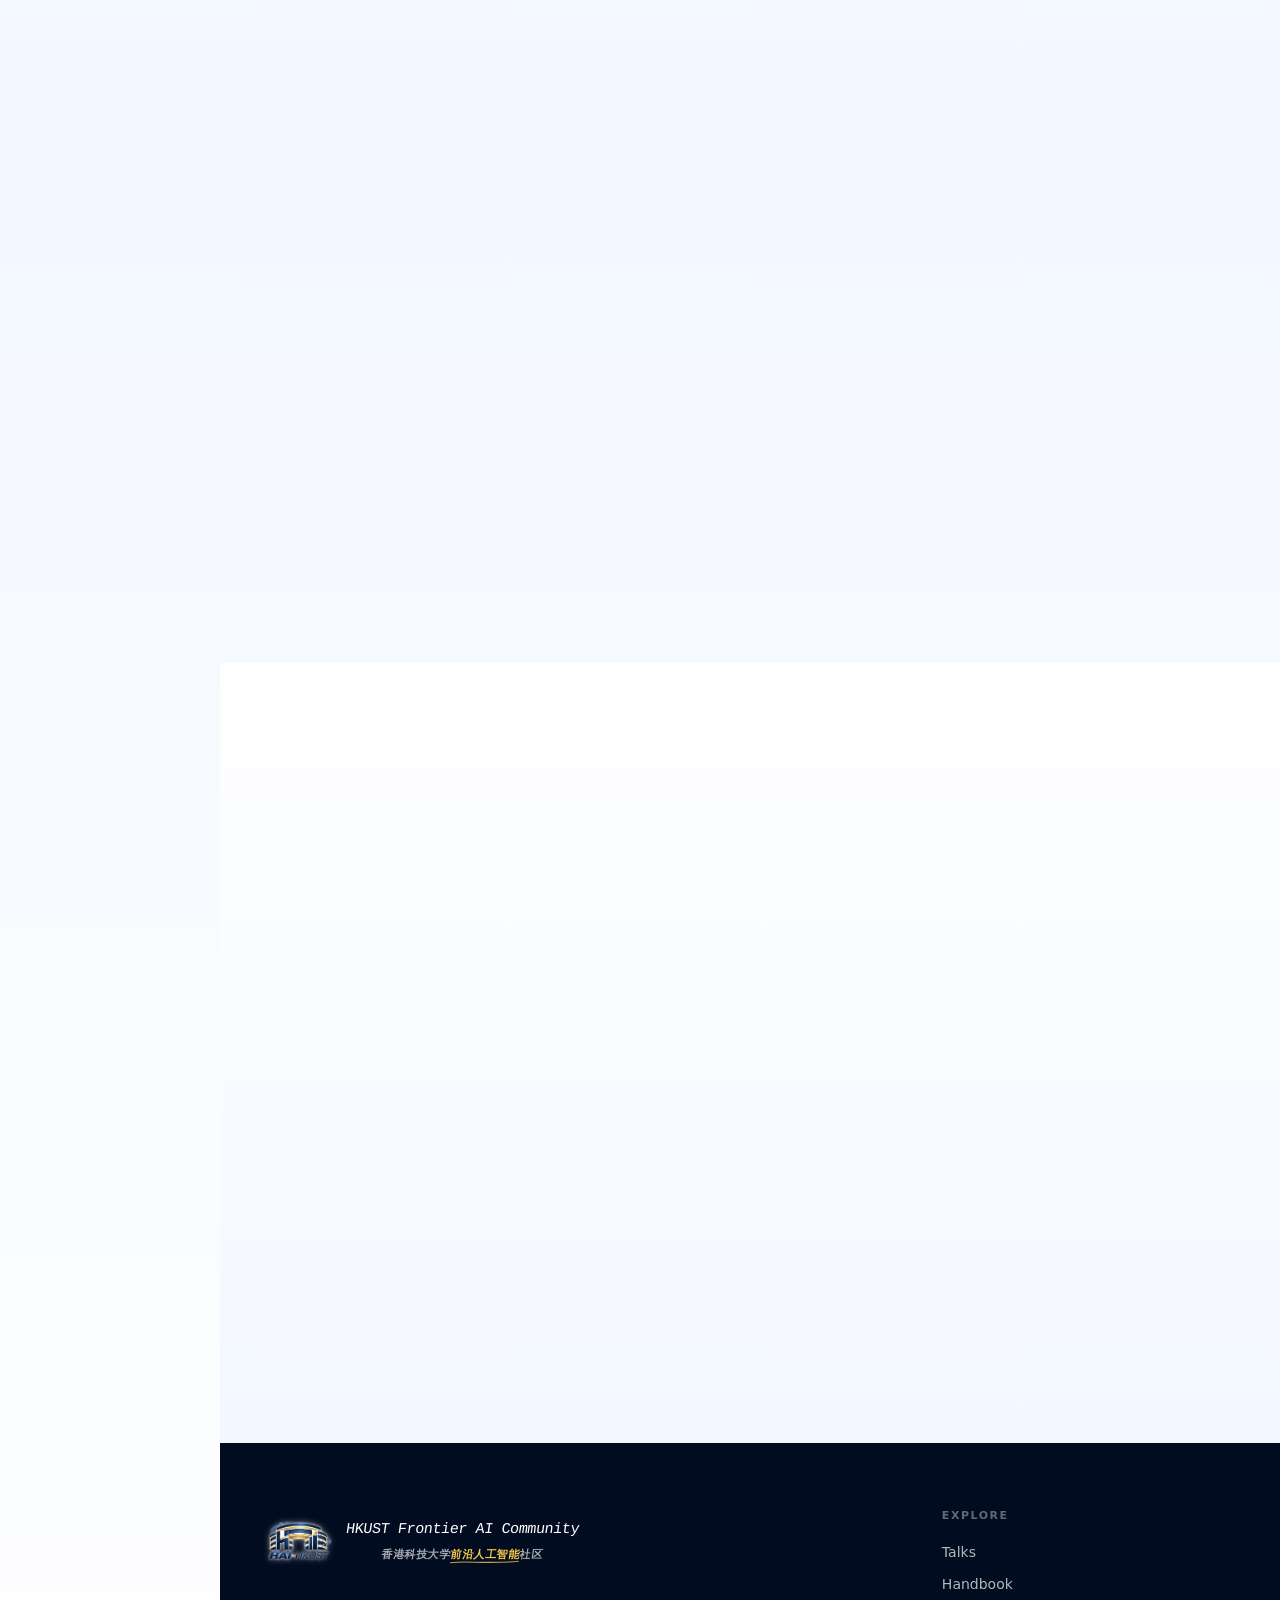
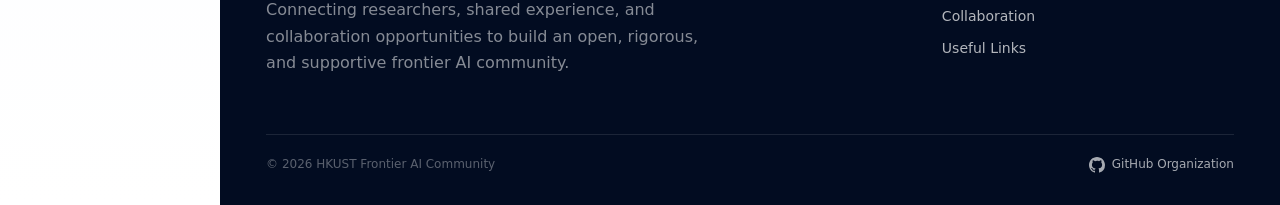
<file: handbook.html>
<!doctype html>
<html lang="en">
<head><meta charset="utf-8"><meta name="viewport" content="width=device-width,initial-scale=1"><meta name="theme-color" content="#041536"><meta name="referrer" content="strict-origin-when-cross-origin"><meta http-equiv="Content-Security-Policy" content="default-src 'self'; base-uri 'self'; object-src 'none'; form-action 'none'; script-src 'self'; style-src 'self'; img-src 'self' data:; font-src 'self'; connect-src 'self'; frame-src 'self' https://drive.google.com https://docs.google.com"><title>Feiyue Handbook | HKUST Frontier AI Community</title><link rel="icon" href="assets/favicon/favicon.ico" sizes="any"><link rel="icon" href="assets/favicon/favicon.svg" type="image/svg+xml"><link rel="icon" href="assets/favicon/favicon-96x96.png" type="image/png" sizes="96x96"><link rel="apple-touch-icon" href="assets/favicon/apple-touch-icon.png"><link rel="manifest" href="assets/favicon/site.webmanifest"><link rel="stylesheet" href="assets/css/site.css"></head>
<body>
<div class="scroll-progress" aria-hidden="true"><span></span></div><div class="cursor-glow" aria-hidden="true"></div><div data-site-header></div><main>
  <section class="page-hero page-hero-handbook"><div class="page-hero-grid"></div><div class="page-orb"></div><div class="page-hero-inner"><div class="page-hero-copy reveal reveal-left"><div class="eyebrow"><span class="eyebrow-pulse"></span><span data-i18n="handbookEyebrow"></span></div><h1 data-i18n="handbookTitle"></h1><p data-i18n="handbookLead"></p><div class="page-hero-actions"><a class="btn btn-primary magnetic" href="#content-map" data-i18n="browseMap"></a></div></div>
  <div class="page-visual reveal reveal-right"><div class="book-visual" aria-hidden="true"><div class="book-back"></div><div class="book-page"><span>AI FEIYUE</span><strong>HANDBOOK</strong><i></i><small>APPLICATION · PROJECT · RESEARCH</small></div><div class="book-tab tab-a">01</div><div class="book-tab tab-b">02</div><div class="book-tab tab-c">03</div></div></div></div></section>

  <section class="section"><div class="container"><div class="section-heading reveal"><div class="kicker" data-i18n="handbookKicker"></div><div><h2 data-i18n="handbookStructTitle"></h2><p data-i18n="handbookStructDesc"></p></div></div>
    <div class="feature-grid">
      <article class="feature-card reveal interactive-card" data-tilt><div class="mini">01 · APPLICATIONS</div><div class="feature-symbol">✦</div><h3 data-i18n="appGuideTitle"></h3><p data-i18n="appGuideDesc"></p><ul><li>PhD / MPhil / MSc</li><li>RA / Exchange / Internship</li><li data-i18n="careerDecisions"></li></ul></article>
      <article class="feature-card reveal interactive-card" data-tilt><div class="mini">02 · PROJECTS</div><div class="feature-symbol">⌘</div><h3 data-i18n="projectStoryTitle"></h3><p data-i18n="projectStoryDesc"></p><ul><li data-i18n="projectBullet1"></li><li data-i18n="projectBullet2"></li><li data-i18n="projectBullet3"></li></ul></article>
      <article class="feature-card wide-card reveal"><div class="mini" data-i18n="includeTitle"></div><div class="include-grid"><div><span>01</span><p data-i18n="include1"></p></div><div><span>02</span><p data-i18n="include2"></p></div><div><span>03</span><p data-i18n="include3"></p></div><div><span>04</span><p data-i18n="include4"></p></div></div></article>
    </div>
  </div></section>

  <section class="section-tight" id="content-map"><div class="container"><div class="section-heading reveal"><div class="kicker" data-i18n="categoriesKicker"></div><div><h2 data-i18n="categoriesTitle"></h2><p data-i18n="categoriesDesc"></p></div></div><div class="resource-table reveal"><div class="resource-row header"><span data-i18n="catHeaderType"></span><span data-i18n="catHeaderFocus"></span><span data-i18n="catHeaderContent"></span><span data-i18n="catHeaderStatus"></span></div>
    <div class="resource-row"><strong data-i18n="cat1Type"></strong><span data-i18n="cat1Focus"></span><p data-i18n="cat1Content"></p><span class="status gold" data-i18n="statusOpen"></span></div>
    <div class="resource-row"><strong data-i18n="cat2Type"></strong><span data-i18n="cat2Focus"></span><p data-i18n="cat2Content"></p><span class="status" data-i18n="statusPlanning"></span></div>
    <div class="resource-row"><strong data-i18n="cat3Type"></strong><span data-i18n="cat3Focus"></span><p data-i18n="cat3Content"></p><span class="status gold" data-i18n="statusOpen"></span></div>
    <div class="resource-row"><strong data-i18n="cat4Type"></strong><span data-i18n="cat4Focus"></span><p data-i18n="cat4Content"></p><span class="status gold" data-i18n="statusOpen"></span></div>
    <div class="resource-row"><strong data-i18n="cat5Type"></strong><span data-i18n="cat5Focus"></span><p data-i18n="cat5Content"></p><span class="status" data-i18n="statusPlanning"></span></div>
  </div></div></section>

  <section class="section template-section"><div class="container"><div class="section-heading reveal"><div class="kicker" data-i18n="templateKicker"></div><div><h2 data-i18n="templateTitle"></h2><p data-i18n="templateDesc"></p></div></div>
    <div class="template-shell reveal"><aside><span class="active" data-i18n="templateNav1"></span><span data-i18n="templateNav2"></span><span data-i18n="templateNav3"></span><span data-i18n="templateNav4"></span></aside><article><div class="template-head"><span>ARTICLE TEMPLATE</span><i></i><i></i><i></i></div><h3 data-i18n="templateArticleTitle"></h3><div class="template-lines"><span></span><span></span><span></span></div><div class="template-columns"><div><b>01</b><p data-i18n="templatePoint1"></p></div><div><b>02</b><p data-i18n="templatePoint2"></p></div><div><b>03</b><p data-i18n="templatePoint3"></p></div></div></article></div>
  </div></section>
</main><button class="back-to-top" aria-label="Back to top">↑</button><div data-site-footer></div><script type="module" src="assets/js/site.js"></script></body></html>
</file>
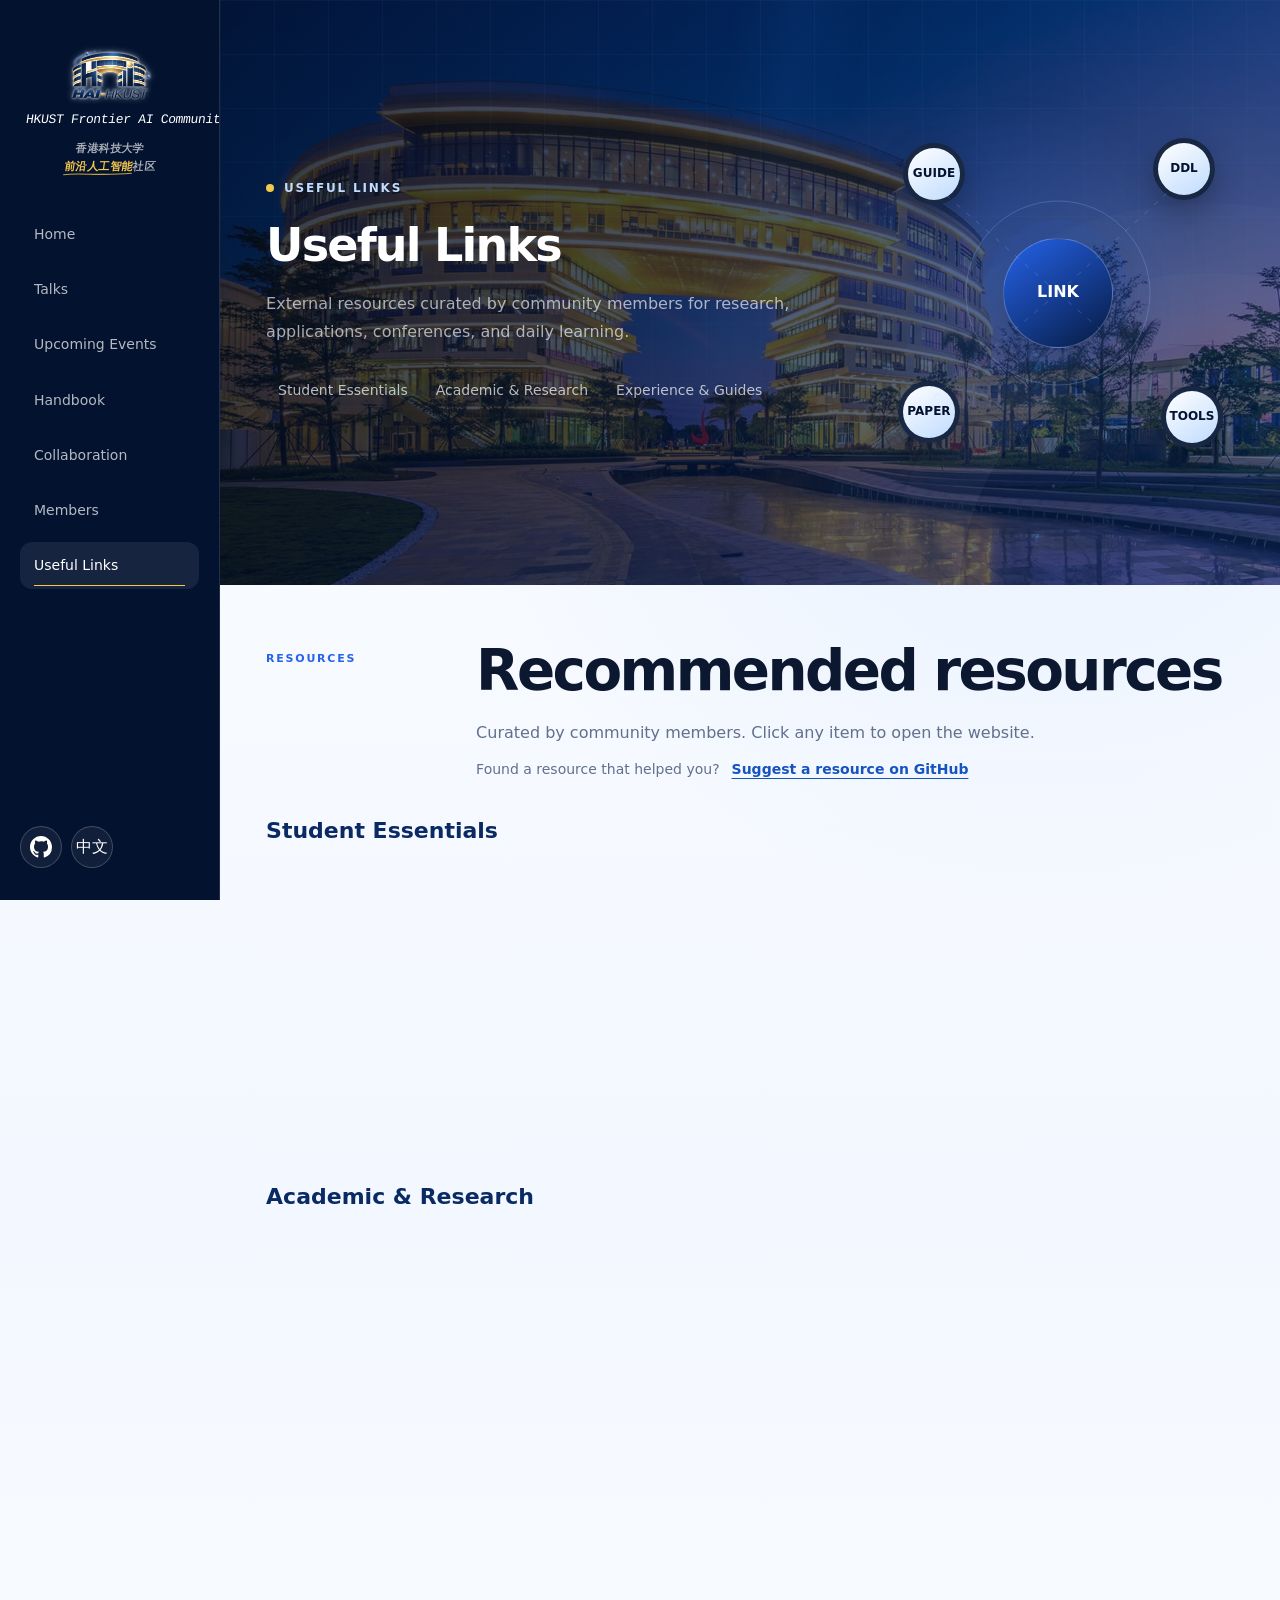
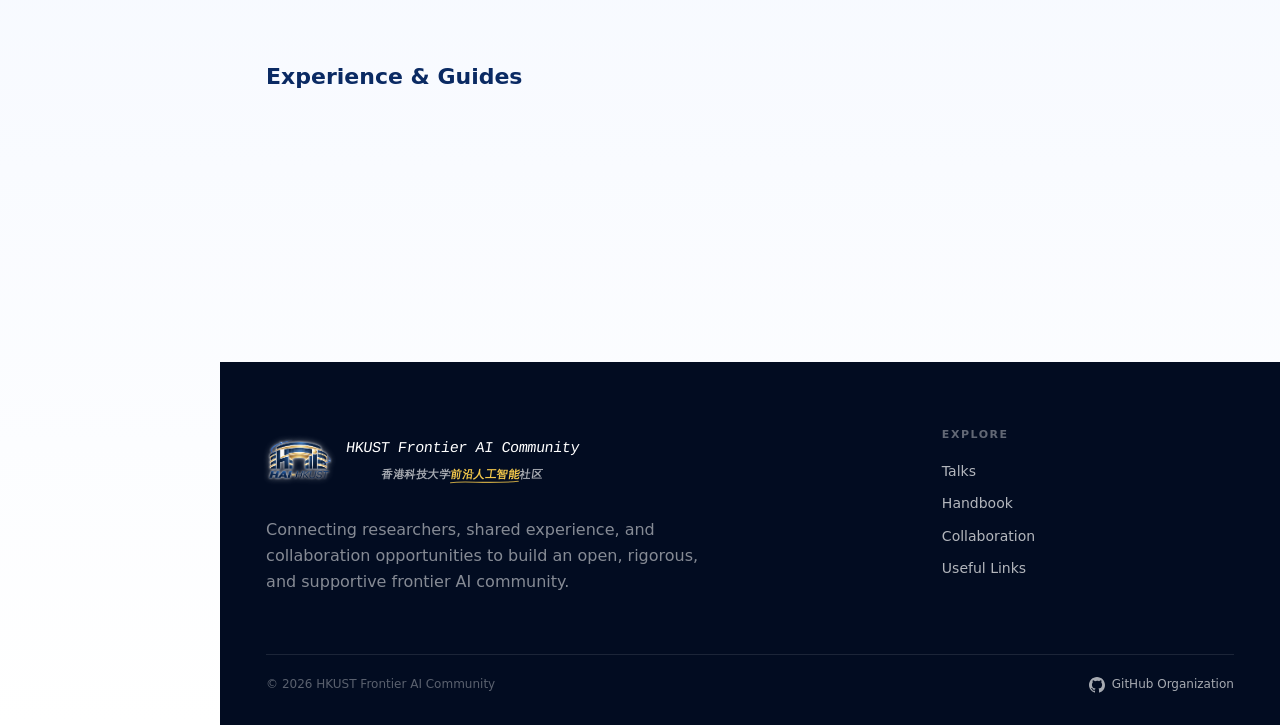
<file: links.html>
<!doctype html>
<html lang="en">
<head><meta charset="utf-8"><meta name="viewport" content="width=device-width,initial-scale=1"><meta name="theme-color" content="#041536"><meta name="referrer" content="strict-origin-when-cross-origin"><meta http-equiv="Content-Security-Policy" content="default-src 'self'; base-uri 'self'; object-src 'none'; form-action 'none'; script-src 'self'; style-src 'self'; img-src 'self' data:; font-src 'self'; connect-src 'self'; frame-src 'self' https://drive.google.com https://docs.google.com"><title>Useful Links | HKUST Frontier AI Community</title><link rel="icon" href="assets/favicon/favicon.ico" sizes="any"><link rel="icon" href="assets/favicon/favicon.svg" type="image/svg+xml"><link rel="icon" href="assets/favicon/favicon-96x96.png" type="image/png" sizes="96x96"><link rel="apple-touch-icon" href="assets/favicon/apple-touch-icon.png"><link rel="manifest" href="assets/favicon/site.webmanifest"><link rel="stylesheet" href="assets/css/site.css"></head>
<body>
<div class="scroll-progress" aria-hidden="true"><span></span></div><div class="cursor-glow" aria-hidden="true"></div><div data-site-header></div><main>
  <section class="page-hero page-hero-links"><div class="page-hero-grid"></div><div class="page-orb"></div><div class="page-hero-inner"><div class="page-hero-copy reveal reveal-left"><div class="eyebrow"><span class="eyebrow-pulse"></span><span data-i18n="linksEyebrow"></span></div><h1 data-i18n="linksTitle"></h1><p data-i18n="linksLead"></p><div class="page-hero-actions resource-shortcuts"><a href="#student-essentials" data-i18n="linksEssentials"></a><a href="#academic-research" data-i18n="linksAcademic"></a><a href="#experience-guides" data-i18n="linksGuides"></a></div></div>
  <div class="page-visual reveal reveal-right"><div class="collab-visual" aria-hidden="true"><div class="collab-core">LINK</div><div class="collab-person cp1">GUIDE</div><div class="collab-person cp2">DDL</div><div class="collab-person cp3">TOOLS</div><div class="collab-person cp4">PAPER</div><svg viewBox="0 0 400 400"><path d="M200 200L80 95M200 200L320 90M200 200L328 310M200 200L76 304"/><circle cx="200" cy="200" r="92"/></svg></div></div></div></section>

  <section class="section" id="links"><div class="container"><div class="section-heading reveal"><div class="kicker" data-i18n="linksKicker"></div><div><h2 data-i18n="linksSectionTitle"></h2><p data-i18n="linksSectionDesc"></p><p class="resource-contribute"><span data-i18n="resourceShareTitle"></span> <a class="resource-share-link" href="https://github.com/HAI-HKUST/HAI-HKUST.github.io/issues/new?title=%5BResource%5D%20&amp;body=Resource%20name%3A%0A%0AResource%20URL%3A%0A%0AWho%20is%20it%20for%3F%0A%0AHow%20has%20it%20helped%20you%3F%0A%0AIs%20it%20free%2C%20paid%2C%20or%20does%20it%20require%20an%20account%3F%0A" target="_blank" rel="noopener noreferrer" data-i18n="resourceShareAction"></a></p></div></div>
    <section class="resource-group" id="student-essentials" aria-labelledby="student-essentials-title">
    <h3 class="resource-group-title" id="student-essentials-title" data-i18n="linksEssentials"></h3>
    <div class="link-grid">
      <article class="link-card link-card-multi reveal interactive-card"><div class="link-top"><div><h4 data-i18n="link5Title"></h4><span class="link-url">hkust-elpa.vercel.app</span></div></div><p data-i18n="link5Desc"></p><div class="link-actions"><a class="link-cta link-card-primary" href="https://hkust-elpa.vercel.app/" target="_blank" rel="noopener noreferrer" data-i18n="linkVisit"></a><a class="link-cta link-card-backup" href="https://futseyi.github.io/HKUST-ELPA/" target="_blank" rel="noopener noreferrer" data-i18n="resourceBackupSite"></a></div></article>
      <a class="link-card reveal interactive-card" href="https://github.com/HAI-HKUST/HKUST-GZ-Resume" target="_blank" rel="noopener noreferrer"><div class="link-top"><div><h4 data-i18n="link6Title"></h4><span class="link-url">github.com/HAI-HKUST</span></div></div><p data-i18n="link6Desc"></p><span class="link-cta" data-i18n="linkVisit"></span></a>
    </div>
    </section>
    <section class="resource-group" id="academic-research" aria-labelledby="academic-research-title">
    <h3 class="resource-group-title" id="academic-research-title" data-i18n="linksAcademic"></h3>
    <div class="link-grid">
      <a class="link-card reveal interactive-card" href="https://ccfddl.top/" target="_blank" rel="noopener noreferrer"><div class="link-top"><div><h4 data-i18n="link2Title"></h4><span class="link-url">ccfddl.top</span></div></div><p data-i18n="link2Desc"></p><span class="link-cta" data-i18n="linkVisit"></span></a>
      <a class="link-card reveal interactive-card" href="https://openenvision.github.io/BlogrXiv/site/index.html" target="_blank" rel="noopener noreferrer"><div class="link-top"><div><h4 data-i18n="link3Title"></h4><span class="link-url">openenvision.github.io/BlogrXiv</span></div></div><p data-i18n="link3Desc"></p><span class="link-cta" data-i18n="linkVisit"></span></a>
      <a class="link-card reveal interactive-card" href="https://openenvision.github.io/ScholarTube/" target="_blank" rel="noopener noreferrer"><div class="link-top"><div><h4 data-i18n="link4Title"></h4><span class="link-url">openenvision.github.io/ScholarTube</span></div></div><p data-i18n="link4Desc"></p><span class="link-cta" data-i18n="linkVisit"></span></a>
    </div>
    </section>
    <section class="resource-group" id="experience-guides" aria-labelledby="experience-guides-title">
    <h3 class="resource-group-title" id="experience-guides-title" data-i18n="linksGuides"></h3>
    <div class="link-grid">
      <a class="link-card reveal interactive-card" href="https://survivesjtu.gitbook.io/survivesjtumanual" target="_blank" rel="noopener noreferrer"><div class="link-top"><div><h4 data-i18n="link1Title"></h4><span class="link-url">survivesjtu.gitbook.io</span></div></div><p data-i18n="link1Desc"></p><span class="link-cta" data-i18n="linkVisit"></span></a>
    </div>
    </section>

  </div></section>
</main><button class="back-to-top" aria-label="Back to top">↑</button><div data-site-footer></div><script type="module" src="assets/js/site.js"></script></body></html>
</file>
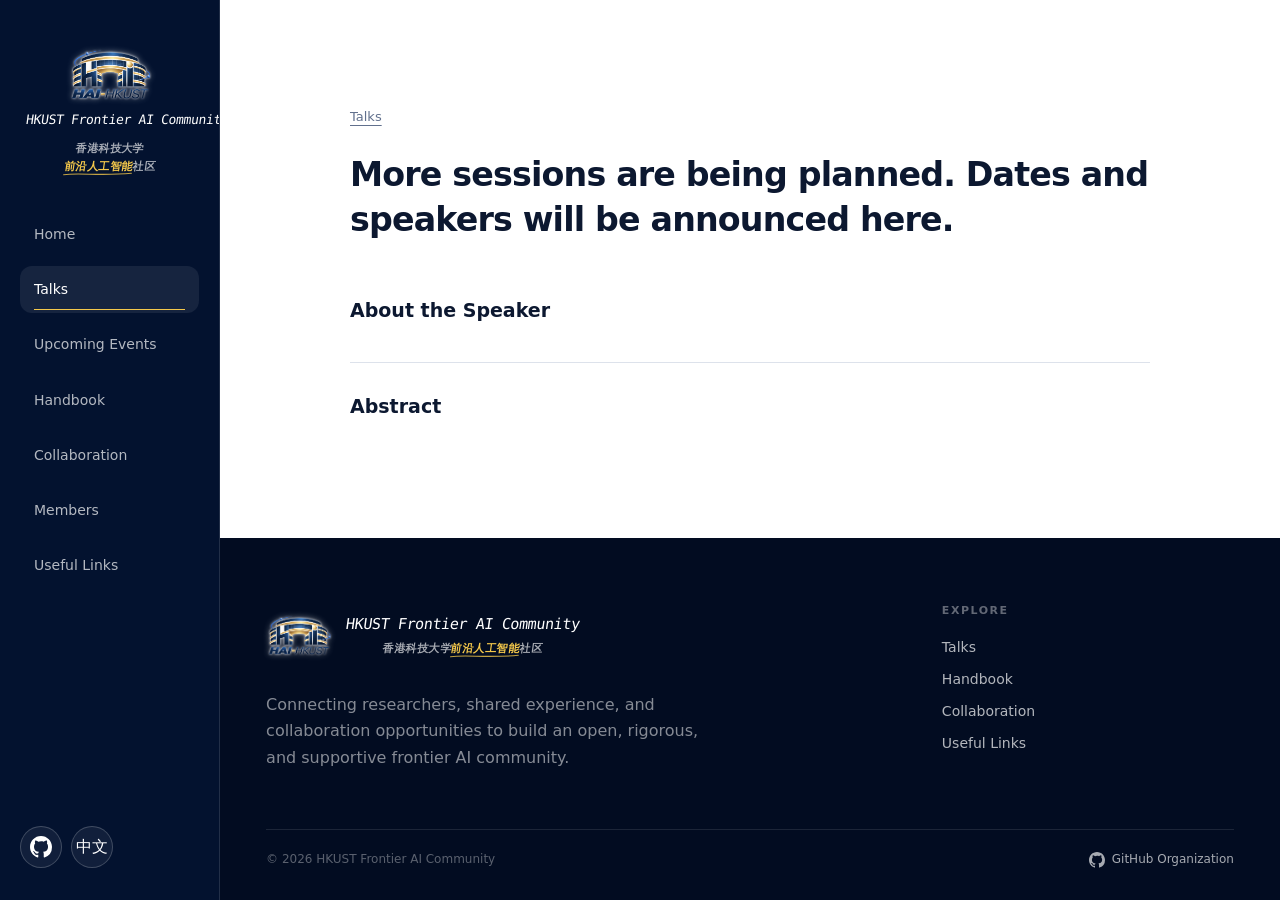
<file: talk.html>
<!doctype html>
<html lang="en">
<head>
  <meta charset="utf-8">
  <meta name="viewport" content="width=device-width,initial-scale=1">
  <meta name="description" content="Research talk replay — HKUST Frontier AI Community">
  <meta name="theme-color" content="#041536">
  <meta name="referrer" content="strict-origin-when-cross-origin">
  <meta http-equiv="Content-Security-Policy" content="default-src 'self'; base-uri 'self'; object-src 'none'; form-action 'none'; script-src 'self'; style-src 'self'; img-src 'self' data:; font-src 'self'; connect-src 'self'; frame-src 'self' https://drive.google.com https://docs.google.com https://meeting.tencent.com">
  <title>Talk | HKUST Frontier AI Community</title>
  <link rel="icon" href="assets/favicon/favicon.ico" sizes="any">
  <link rel="icon" href="assets/favicon/favicon.svg" type="image/svg+xml">
  <link rel="icon" href="assets/favicon/favicon-96x96.png" type="image/png" sizes="96x96">
  <link rel="apple-touch-icon" href="assets/favicon/apple-touch-icon.png">
  <link rel="manifest" href="assets/favicon/site.webmanifest">
  <link rel="stylesheet" href="assets/css/site.css">
</head>
<body class="page-talk" data-page="talk">
<div class="scroll-progress" aria-hidden="true"><span></span></div>
<div data-site-header></div>
<main>
  <section class="talk-room">
    <div class="talk-room-copy">
      <a class="talk-back" href="talks.html" data-i18n="navTalks"></a>
      <h1 data-talk-title></h1>
      <div class="talk-byline"><span data-talk-presenter></span><span data-talk-affiliation></span></div>
      <p class="talk-date"><time data-talk-date></time></p>
    </div>
    <article class="talk-bio-panel">
      <h2 data-i18n="speakerBioLabel"></h2>
      <img class="talk-portrait" data-talk-portrait hidden width="1080" height="1440" alt="">
      <p data-talk-bio></p>
    </article>
    <section class="talk-abstract">
      <h2 data-i18n="talkAbstractLabel"></h2>
      <p class="talk-lead" data-talk-abstract></p>
    </section>
    <section class="talk-topics" data-talk-topics-section hidden>
      <h2 data-i18n="discussionTopics"></h2>
      <ol data-talk-topics></ol>
    </section>

  </section>
</main>
<button class="back-to-top" aria-label="Back to top">↑</button>
<div data-site-footer></div>
<script type="module" src="assets/js/site.js"></script>
</body>
</html>
</file>
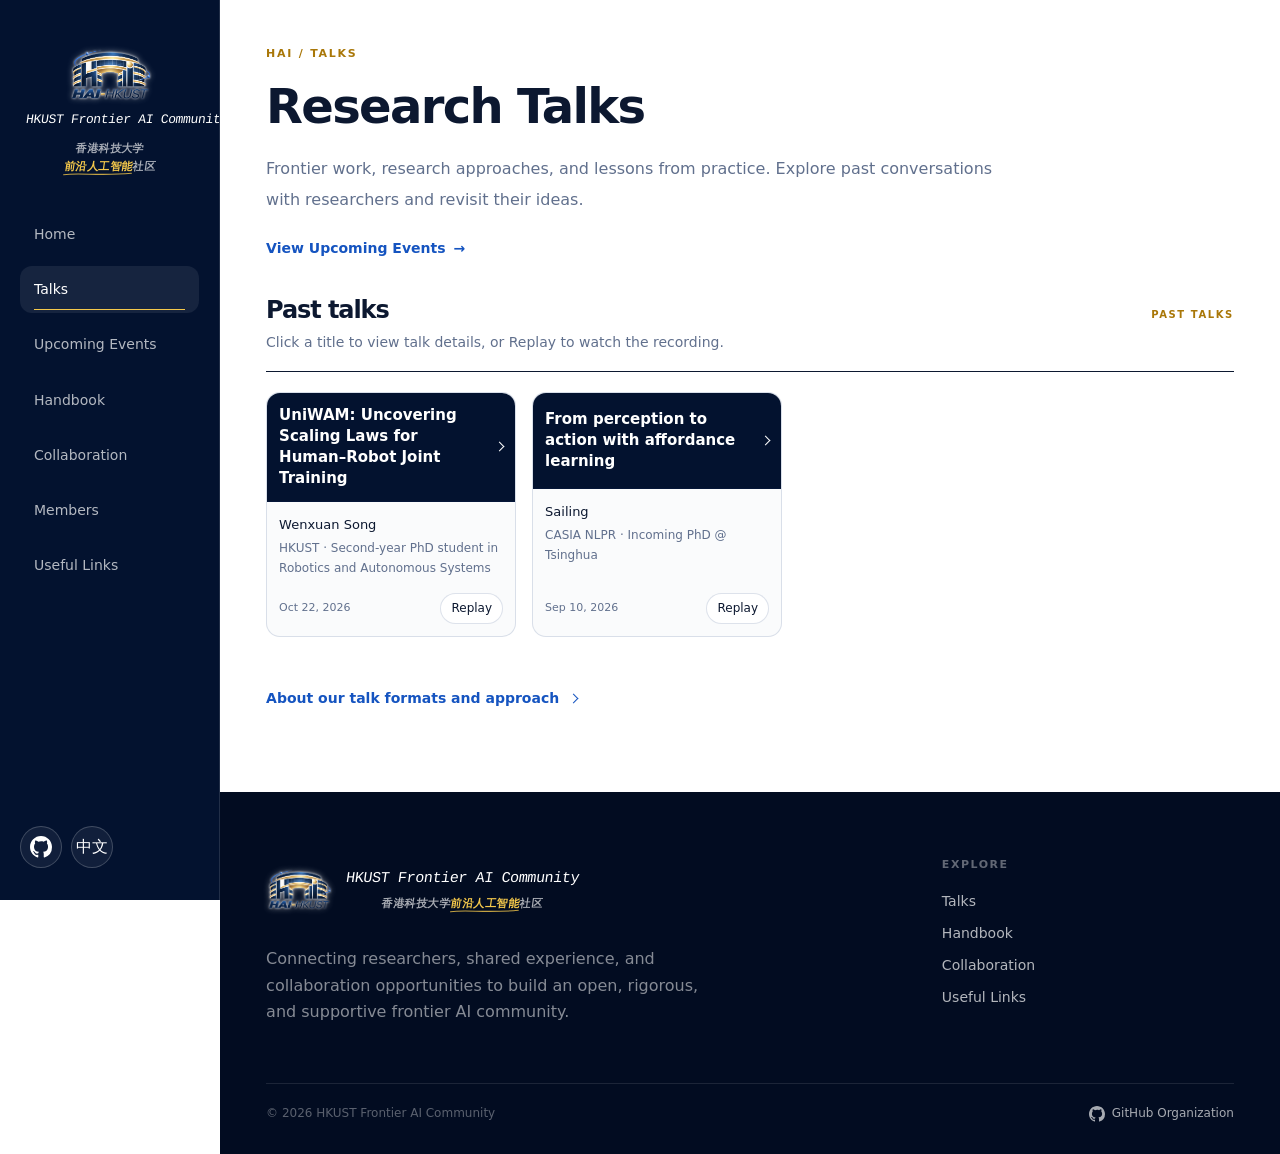
<file: talks.html>
<!doctype html>
<html lang="en">
<head>
  <meta charset="utf-8">
  <meta name="viewport" content="width=device-width,initial-scale=1">
  <meta name="description" content="Research talks at HKUST Frontier AI Community.">
  <meta name="theme-color" content="#041536">
  <meta name="referrer" content="strict-origin-when-cross-origin">
  <meta http-equiv="Content-Security-Policy" content="default-src 'self'; base-uri 'self'; object-src 'none'; form-action 'none'; script-src 'self'; style-src 'self'; img-src 'self' data:; font-src 'self'; connect-src 'self'; frame-src 'self' https://drive.google.com https://docs.google.com https://meeting.tencent.com">
  <title>Research Talks | HKUST Frontier AI Community</title>
  <link rel="icon" href="assets/favicon/favicon.ico" sizes="any">
  <link rel="icon" href="assets/favicon/favicon.svg" type="image/svg+xml">
  <link rel="icon" href="assets/favicon/favicon-96x96.png" type="image/png" sizes="96x96">
  <link rel="apple-touch-icon" href="assets/favicon/apple-touch-icon.png">
  <link rel="manifest" href="assets/favicon/site.webmanifest">
  <link rel="stylesheet" href="assets/css/site.css">
</head>
<body data-page="talks">
<div class="scroll-progress" aria-hidden="true"><span></span></div>
<div class="cursor-glow" aria-hidden="true"></div>
<div data-site-header></div>
<main class="talks-directory">
  <section class="talks-intro container">
    <div class="kicker">HAI / TALKS</div>
    <h1 data-i18n="talksDirectoryTitle"></h1>
    <p data-i18n="talksDirectoryLead"></p>
    <a class="text-link" href="events.html"><span data-i18n="viewUpcoming"></span><span aria-hidden="true"> &rarr;</span></a>
  </section>
  <section class="section event-section" id="archive"><div class="container"><div class="section-heading reveal"><div class="kicker" data-i18n="archiveKicker"></div><div><h2 data-i18n="archiveTitle"></h2><p data-i18n="archiveDesc"></p></div></div>
    <div class="event-grid" data-talks-list="past"></div>
  </div></section>
  <div class="container talk-cooperation-link"><a class="text-link" href="collaboration.html#talk-formats"><span data-i18n="talksAbout"></span><span class="link-chevron" aria-hidden="true"></span></a></div>
</main>
<button class="back-to-top" aria-label="Back to top">↑</button>
<div data-site-footer></div>
<script type="module" src="assets/js/site.js"></script>
</body>
</html>
</file>
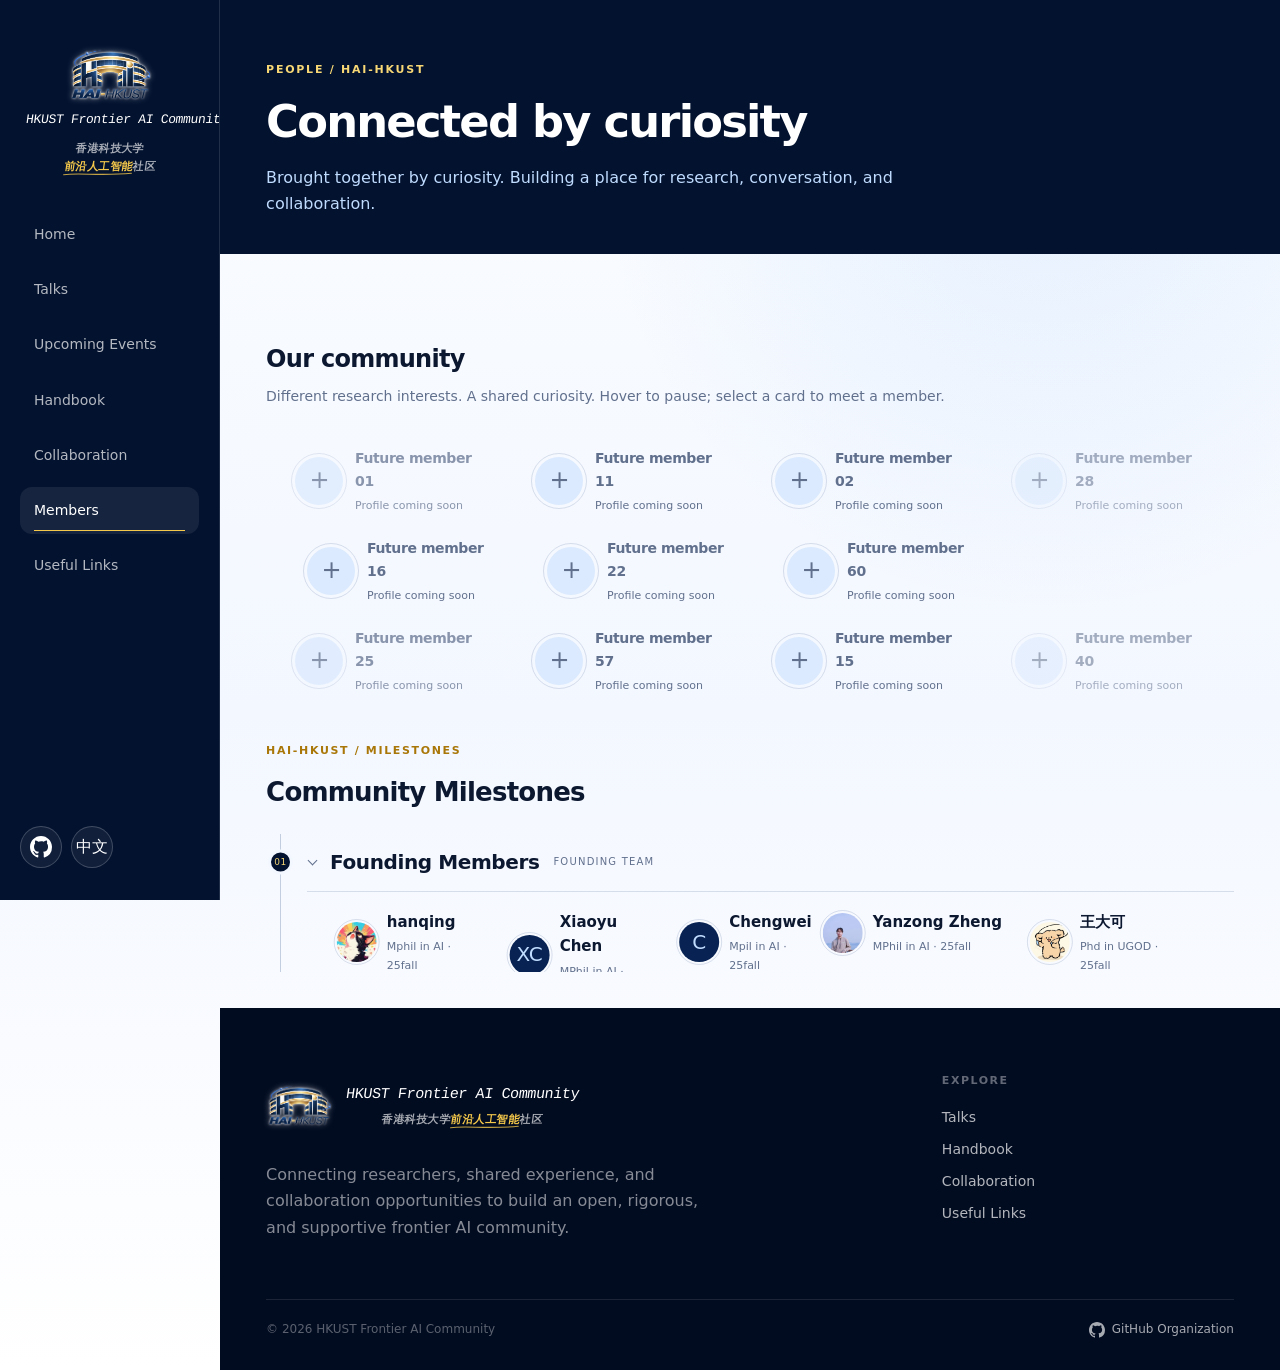
<file: team.html>
<!doctype html>
<html lang="en">
<head><meta charset="utf-8"><meta name="viewport" content="width=device-width,initial-scale=1"><meta name="theme-color" content="#041536"><meta name="referrer" content="strict-origin-when-cross-origin"><meta http-equiv="Content-Security-Policy" content="default-src 'self'; base-uri 'self'; object-src 'none'; form-action 'none'; script-src 'self'; style-src 'self'; img-src 'self' data:; font-src 'self'; connect-src 'self'; frame-src 'self' https://drive.google.com https://docs.google.com"><title>Community Members | HKUST Frontier AI Community</title><link rel="icon" href="assets/favicon/favicon.ico" sizes="any"><link rel="icon" href="assets/favicon/favicon.svg" type="image/svg+xml"><link rel="icon" href="assets/favicon/favicon-96x96.png" type="image/png" sizes="96x96"><link rel="apple-touch-icon" href="assets/favicon/apple-touch-icon.png"><link rel="manifest" href="assets/favicon/site.webmanifest"><link rel="stylesheet" href="assets/css/site.css"></head>
<body class="page-team"><div data-site-header></div><main>
<section class="team-intro"><div class="container"><div class="kicker">PEOPLE / HAI-HKUST</div><h1 data-i18n="teamTitle">Core Team</h1><p data-i18n="teamLead"></p></div></section>
<section class="team-section"><div class="container"><div class="team-toolbar"><div><h2 id="members-heading" data-i18n="teamMembers">Meet the people</h2><p id="team-hint" data-i18n="teamHint"></p></div></div><div id="team-rail" class="team-rail" role="region" aria-labelledby="members-heading" aria-describedby="team-hint"><article class="member-card"><div class="member-portrait"><img src="assets/images/team/hanqing.jpg" alt="hanqing" width="440" height="440"></div><div class="member-copy"><h3>hanqing</h3><p class="member-degree">Mphil in AI &middot; 25fall</p><div class="member-interests"><span>Embodied AI</span><span>MLLM</span></div><a class="member-link" href="https://hq-king.github.io" target="_blank" rel="noopener noreferrer" data-i18n="teamWebsite">Personal website</a></div></article><article class="member-card"><div class="member-portrait"><img src="assets/images/team/wang.jpg" alt="王大可" width="440" height="440"></div><div class="member-copy"><h3>王大可</h3><p class="member-degree">Phd in UGOD &middot; 25fall</p><div class="member-interests"><span>GenAI in urban dynamics</span></div><a class="member-link" href="https://shqi-wang.com" target="_blank" rel="noopener noreferrer" data-i18n="teamWebsite">Personal website</a></div></article><article class="member-card"><div class="member-portrait member-monogram" aria-hidden="true">C</div><div class="member-copy"><h3>Chengwei</h3><p class="member-degree">Mpil in AI &middot; 25fall</p><div class="member-interests"><span>Embodied AI</span><span>LLM for Rec</span></div></div></article><article class="member-card"><div class="member-portrait member-monogram" aria-hidden="true">XC</div><div class="member-copy"><h3>Xiaoyu Chen</h3><p class="member-degree">MPhil in AI &middot; 25fall</p><div class="member-interests"><span>LLM</span><span>Agent</span><span>VLA</span></div></div></article><article class="member-card"><div class="member-portrait"><img src="assets/images/team/yanzong.jpg" alt="Yanzong Zheng" width="440" height="440"></div><div class="member-copy"><h3>Yanzong Zheng</h3><p class="member-degree">MPhil in AI &middot; 25fall</p><div class="member-interests"><span>LLM</span><span>Agent</span><span>AI4S</span></div></div></article><article class="member-card member-placeholder"><div class="member-portrait member-monogram" aria-hidden="true">+</div><div class="member-copy"><h3><span data-i18n="teamPlaceholderName">Future member</span> 01</h3><p class="member-degree" data-i18n="teamPlaceholderDegree">Profile coming soon</p><div class="member-interests"><span data-i18n="teamPlaceholderResearch">Research interests to be added</span></div></div></article><article class="member-card member-placeholder"><div class="member-portrait member-monogram" aria-hidden="true">+</div><div class="member-copy"><h3><span data-i18n="teamPlaceholderName">Future member</span> 02</h3><p class="member-degree" data-i18n="teamPlaceholderDegree">Profile coming soon</p><div class="member-interests"><span data-i18n="teamPlaceholderResearch">Research interests to be added</span></div></div></article><article class="member-card member-placeholder"><div class="member-portrait member-monogram" aria-hidden="true">+</div><div class="member-copy"><h3><span data-i18n="teamPlaceholderName">Future member</span> 03</h3><p class="member-degree" data-i18n="teamPlaceholderDegree">Profile coming soon</p><div class="member-interests"><span data-i18n="teamPlaceholderResearch">Research interests to be added</span></div></div></article><article class="member-card member-placeholder"><div class="member-portrait member-monogram" aria-hidden="true">+</div><div class="member-copy"><h3><span data-i18n="teamPlaceholderName">Future member</span> 04</h3><p class="member-degree" data-i18n="teamPlaceholderDegree">Profile coming soon</p><div class="member-interests"><span data-i18n="teamPlaceholderResearch">Research interests to be added</span></div></div></article><article class="member-card member-placeholder"><div class="member-portrait member-monogram" aria-hidden="true">+</div><div class="member-copy"><h3><span data-i18n="teamPlaceholderName">Future member</span> 05</h3><p class="member-degree" data-i18n="teamPlaceholderDegree">Profile coming soon</p><div class="member-interests"><span data-i18n="teamPlaceholderResearch">Research interests to be added</span></div></div></article><article class="member-card member-placeholder"><div class="member-portrait member-monogram" aria-hidden="true">+</div><div class="member-copy"><h3><span data-i18n="teamPlaceholderName">Future member</span> 06</h3><p class="member-degree" data-i18n="teamPlaceholderDegree">Profile coming soon</p><div class="member-interests"><span data-i18n="teamPlaceholderResearch">Research interests to be added</span></div></div></article><article class="member-card member-placeholder"><div class="member-portrait member-monogram" aria-hidden="true">+</div><div class="member-copy"><h3><span data-i18n="teamPlaceholderName">Future member</span> 07</h3><p class="member-degree" data-i18n="teamPlaceholderDegree">Profile coming soon</p><div class="member-interests"><span data-i18n="teamPlaceholderResearch">Research interests to be added</span></div></div></article><article class="member-card member-placeholder"><div class="member-portrait member-monogram" aria-hidden="true">+</div><div class="member-copy"><h3><span data-i18n="teamPlaceholderName">Future member</span> 08</h3><p class="member-degree" data-i18n="teamPlaceholderDegree">Profile coming soon</p><div class="member-interests"><span data-i18n="teamPlaceholderResearch">Research interests to be added</span></div></div></article><article class="member-card member-placeholder"><div class="member-portrait member-monogram" aria-hidden="true">+</div><div class="member-copy"><h3><span data-i18n="teamPlaceholderName">Future member</span> 09</h3><p class="member-degree" data-i18n="teamPlaceholderDegree">Profile coming soon</p><div class="member-interests"><span data-i18n="teamPlaceholderResearch">Research interests to be added</span></div></div></article><article class="member-card member-placeholder"><div class="member-portrait member-monogram" aria-hidden="true">+</div><div class="member-copy"><h3><span data-i18n="teamPlaceholderName">Future member</span> 10</h3><p class="member-degree" data-i18n="teamPlaceholderDegree">Profile coming soon</p><div class="member-interests"><span data-i18n="teamPlaceholderResearch">Research interests to be added</span></div></div></article><article class="member-card member-placeholder"><div class="member-portrait member-monogram" aria-hidden="true">+</div><div class="member-copy"><h3><span data-i18n="teamPlaceholderName">Future member</span> 11</h3><p class="member-degree" data-i18n="teamPlaceholderDegree">Profile coming soon</p><div class="member-interests"><span data-i18n="teamPlaceholderResearch">Research interests to be added</span></div></div></article><article class="member-card member-placeholder"><div class="member-portrait member-monogram" aria-hidden="true">+</div><div class="member-copy"><h3><span data-i18n="teamPlaceholderName">Future member</span> 12</h3><p class="member-degree" data-i18n="teamPlaceholderDegree">Profile coming soon</p><div class="member-interests"><span data-i18n="teamPlaceholderResearch">Research interests to be added</span></div></div></article><article class="member-card member-placeholder"><div class="member-portrait member-monogram" aria-hidden="true">+</div><div class="member-copy"><h3><span data-i18n="teamPlaceholderName">Future member</span> 13</h3><p class="member-degree" data-i18n="teamPlaceholderDegree">Profile coming soon</p><div class="member-interests"><span data-i18n="teamPlaceholderResearch">Research interests to be added</span></div></div></article><article class="member-card member-placeholder"><div class="member-portrait member-monogram" aria-hidden="true">+</div><div class="member-copy"><h3><span data-i18n="teamPlaceholderName">Future member</span> 14</h3><p class="member-degree" data-i18n="teamPlaceholderDegree">Profile coming soon</p><div class="member-interests"><span data-i18n="teamPlaceholderResearch">Research interests to be added</span></div></div></article><article class="member-card member-placeholder"><div class="member-portrait member-monogram" aria-hidden="true">+</div><div class="member-copy"><h3><span data-i18n="teamPlaceholderName">Future member</span> 15</h3><p class="member-degree" data-i18n="teamPlaceholderDegree">Profile coming soon</p><div class="member-interests"><span data-i18n="teamPlaceholderResearch">Research interests to be added</span></div></div></article><article class="member-card member-placeholder"><div class="member-portrait member-monogram" aria-hidden="true">+</div><div class="member-copy"><h3><span data-i18n="teamPlaceholderName">Future member</span> 16</h3><p class="member-degree" data-i18n="teamPlaceholderDegree">Profile coming soon</p><div class="member-interests"><span data-i18n="teamPlaceholderResearch">Research interests to be added</span></div></div></article><article class="member-card member-placeholder"><div class="member-portrait member-monogram" aria-hidden="true">+</div><div class="member-copy"><h3><span data-i18n="teamPlaceholderName">Future member</span> 17</h3><p class="member-degree" data-i18n="teamPlaceholderDegree">Profile coming soon</p><div class="member-interests"><span data-i18n="teamPlaceholderResearch">Research interests to be added</span></div></div></article><article class="member-card member-placeholder"><div class="member-portrait member-monogram" aria-hidden="true">+</div><div class="member-copy"><h3><span data-i18n="teamPlaceholderName">Future member</span> 18</h3><p class="member-degree" data-i18n="teamPlaceholderDegree">Profile coming soon</p><div class="member-interests"><span data-i18n="teamPlaceholderResearch">Research interests to be added</span></div></div></article><article class="member-card member-placeholder"><div class="member-portrait member-monogram" aria-hidden="true">+</div><div class="member-copy"><h3><span data-i18n="teamPlaceholderName">Future member</span> 19</h3><p class="member-degree" data-i18n="teamPlaceholderDegree">Profile coming soon</p><div class="member-interests"><span data-i18n="teamPlaceholderResearch">Research interests to be added</span></div></div></article><article class="member-card member-placeholder"><div class="member-portrait member-monogram" aria-hidden="true">+</div><div class="member-copy"><h3><span data-i18n="teamPlaceholderName">Future member</span> 20</h3><p class="member-degree" data-i18n="teamPlaceholderDegree">Profile coming soon</p><div class="member-interests"><span data-i18n="teamPlaceholderResearch">Research interests to be added</span></div></div></article><article class="member-card member-placeholder"><div class="member-portrait member-monogram" aria-hidden="true">+</div><div class="member-copy"><h3><span data-i18n="teamPlaceholderName">Future member</span> 21</h3><p class="member-degree" data-i18n="teamPlaceholderDegree">Profile coming soon</p><div class="member-interests"><span data-i18n="teamPlaceholderResearch">Research interests to be added</span></div></div></article><article class="member-card member-placeholder"><div class="member-portrait member-monogram" aria-hidden="true">+</div><div class="member-copy"><h3><span data-i18n="teamPlaceholderName">Future member</span> 22</h3><p class="member-degree" data-i18n="teamPlaceholderDegree">Profile coming soon</p><div class="member-interests"><span data-i18n="teamPlaceholderResearch">Research interests to be added</span></div></div></article><article class="member-card member-placeholder"><div class="member-portrait member-monogram" aria-hidden="true">+</div><div class="member-copy"><h3><span data-i18n="teamPlaceholderName">Future member</span> 23</h3><p class="member-degree" data-i18n="teamPlaceholderDegree">Profile coming soon</p><div class="member-interests"><span data-i18n="teamPlaceholderResearch">Research interests to be added</span></div></div></article><article class="member-card member-placeholder"><div class="member-portrait member-monogram" aria-hidden="true">+</div><div class="member-copy"><h3><span data-i18n="teamPlaceholderName">Future member</span> 24</h3><p class="member-degree" data-i18n="teamPlaceholderDegree">Profile coming soon</p><div class="member-interests"><span data-i18n="teamPlaceholderResearch">Research interests to be added</span></div></div></article><article class="member-card member-placeholder"><div class="member-portrait member-monogram" aria-hidden="true">+</div><div class="member-copy"><h3><span data-i18n="teamPlaceholderName">Future member</span> 25</h3><p class="member-degree" data-i18n="teamPlaceholderDegree">Profile coming soon</p><div class="member-interests"><span data-i18n="teamPlaceholderResearch">Research interests to be added</span></div></div></article><article class="member-card member-placeholder"><div class="member-portrait member-monogram" aria-hidden="true">+</div><div class="member-copy"><h3><span data-i18n="teamPlaceholderName">Future member</span> 26</h3><p class="member-degree" data-i18n="teamPlaceholderDegree">Profile coming soon</p><div class="member-interests"><span data-i18n="teamPlaceholderResearch">Research interests to be added</span></div></div></article><article class="member-card member-placeholder"><div class="member-portrait member-monogram" aria-hidden="true">+</div><div class="member-copy"><h3><span data-i18n="teamPlaceholderName">Future member</span> 27</h3><p class="member-degree" data-i18n="teamPlaceholderDegree">Profile coming soon</p><div class="member-interests"><span data-i18n="teamPlaceholderResearch">Research interests to be added</span></div></div></article><article class="member-card member-placeholder"><div class="member-portrait member-monogram" aria-hidden="true">+</div><div class="member-copy"><h3><span data-i18n="teamPlaceholderName">Future member</span> 28</h3><p class="member-degree" data-i18n="teamPlaceholderDegree">Profile coming soon</p><div class="member-interests"><span data-i18n="teamPlaceholderResearch">Research interests to be added</span></div></div></article><article class="member-card member-placeholder"><div class="member-portrait member-monogram" aria-hidden="true">+</div><div class="member-copy"><h3><span data-i18n="teamPlaceholderName">Future member</span> 29</h3><p class="member-degree" data-i18n="teamPlaceholderDegree">Profile coming soon</p><div class="member-interests"><span data-i18n="teamPlaceholderResearch">Research interests to be added</span></div></div></article><article class="member-card member-placeholder"><div class="member-portrait member-monogram" aria-hidden="true">+</div><div class="member-copy"><h3><span data-i18n="teamPlaceholderName">Future member</span> 30</h3><p class="member-degree" data-i18n="teamPlaceholderDegree">Profile coming soon</p><div class="member-interests"><span data-i18n="teamPlaceholderResearch">Research interests to be added</span></div></div></article><article class="member-card member-placeholder"><div class="member-portrait member-monogram" aria-hidden="true">+</div><div class="member-copy"><h3><span data-i18n="teamPlaceholderName">Future member</span> 31</h3><p class="member-degree" data-i18n="teamPlaceholderDegree">Profile coming soon</p><div class="member-interests"><span data-i18n="teamPlaceholderResearch">Research interests to be added</span></div></div></article><article class="member-card member-placeholder"><div class="member-portrait member-monogram" aria-hidden="true">+</div><div class="member-copy"><h3><span data-i18n="teamPlaceholderName">Future member</span> 32</h3><p class="member-degree" data-i18n="teamPlaceholderDegree">Profile coming soon</p><div class="member-interests"><span data-i18n="teamPlaceholderResearch">Research interests to be added</span></div></div></article><article class="member-card member-placeholder"><div class="member-portrait member-monogram" aria-hidden="true">+</div><div class="member-copy"><h3><span data-i18n="teamPlaceholderName">Future member</span> 33</h3><p class="member-degree" data-i18n="teamPlaceholderDegree">Profile coming soon</p><div class="member-interests"><span data-i18n="teamPlaceholderResearch">Research interests to be added</span></div></div></article><article class="member-card member-placeholder"><div class="member-portrait member-monogram" aria-hidden="true">+</div><div class="member-copy"><h3><span data-i18n="teamPlaceholderName">Future member</span> 34</h3><p class="member-degree" data-i18n="teamPlaceholderDegree">Profile coming soon</p><div class="member-interests"><span data-i18n="teamPlaceholderResearch">Research interests to be added</span></div></div></article><article class="member-card member-placeholder"><div class="member-portrait member-monogram" aria-hidden="true">+</div><div class="member-copy"><h3><span data-i18n="teamPlaceholderName">Future member</span> 35</h3><p class="member-degree" data-i18n="teamPlaceholderDegree">Profile coming soon</p><div class="member-interests"><span data-i18n="teamPlaceholderResearch">Research interests to be added</span></div></div></article><article class="member-card member-placeholder"><div class="member-portrait member-monogram" aria-hidden="true">+</div><div class="member-copy"><h3><span data-i18n="teamPlaceholderName">Future member</span> 36</h3><p class="member-degree" data-i18n="teamPlaceholderDegree">Profile coming soon</p><div class="member-interests"><span data-i18n="teamPlaceholderResearch">Research interests to be added</span></div></div></article><article class="member-card member-placeholder"><div class="member-portrait member-monogram" aria-hidden="true">+</div><div class="member-copy"><h3><span data-i18n="teamPlaceholderName">Future member</span> 37</h3><p class="member-degree" data-i18n="teamPlaceholderDegree">Profile coming soon</p><div class="member-interests"><span data-i18n="teamPlaceholderResearch">Research interests to be added</span></div></div></article><article class="member-card member-placeholder"><div class="member-portrait member-monogram" aria-hidden="true">+</div><div class="member-copy"><h3><span data-i18n="teamPlaceholderName">Future member</span> 38</h3><p class="member-degree" data-i18n="teamPlaceholderDegree">Profile coming soon</p><div class="member-interests"><span data-i18n="teamPlaceholderResearch">Research interests to be added</span></div></div></article><article class="member-card member-placeholder"><div class="member-portrait member-monogram" aria-hidden="true">+</div><div class="member-copy"><h3><span data-i18n="teamPlaceholderName">Future member</span> 39</h3><p class="member-degree" data-i18n="teamPlaceholderDegree">Profile coming soon</p><div class="member-interests"><span data-i18n="teamPlaceholderResearch">Research interests to be added</span></div></div></article><article class="member-card member-placeholder"><div class="member-portrait member-monogram" aria-hidden="true">+</div><div class="member-copy"><h3><span data-i18n="teamPlaceholderName">Future member</span> 40</h3><p class="member-degree" data-i18n="teamPlaceholderDegree">Profile coming soon</p><div class="member-interests"><span data-i18n="teamPlaceholderResearch">Research interests to be added</span></div></div></article><article class="member-card member-placeholder"><div class="member-portrait member-monogram" aria-hidden="true">+</div><div class="member-copy"><h3><span data-i18n="teamPlaceholderName">Future member</span> 41</h3><p class="member-degree" data-i18n="teamPlaceholderDegree">Profile coming soon</p><div class="member-interests"><span data-i18n="teamPlaceholderResearch">Research interests to be added</span></div></div></article><article class="member-card member-placeholder"><div class="member-portrait member-monogram" aria-hidden="true">+</div><div class="member-copy"><h3><span data-i18n="teamPlaceholderName">Future member</span> 42</h3><p class="member-degree" data-i18n="teamPlaceholderDegree">Profile coming soon</p><div class="member-interests"><span data-i18n="teamPlaceholderResearch">Research interests to be added</span></div></div></article><article class="member-card member-placeholder"><div class="member-portrait member-monogram" aria-hidden="true">+</div><div class="member-copy"><h3><span data-i18n="teamPlaceholderName">Future member</span> 43</h3><p class="member-degree" data-i18n="teamPlaceholderDegree">Profile coming soon</p><div class="member-interests"><span data-i18n="teamPlaceholderResearch">Research interests to be added</span></div></div></article><article class="member-card member-placeholder"><div class="member-portrait member-monogram" aria-hidden="true">+</div><div class="member-copy"><h3><span data-i18n="teamPlaceholderName">Future member</span> 44</h3><p class="member-degree" data-i18n="teamPlaceholderDegree">Profile coming soon</p><div class="member-interests"><span data-i18n="teamPlaceholderResearch">Research interests to be added</span></div></div></article><article class="member-card member-placeholder"><div class="member-portrait member-monogram" aria-hidden="true">+</div><div class="member-copy"><h3><span data-i18n="teamPlaceholderName">Future member</span> 45</h3><p class="member-degree" data-i18n="teamPlaceholderDegree">Profile coming soon</p><div class="member-interests"><span data-i18n="teamPlaceholderResearch">Research interests to be added</span></div></div></article><article class="member-card member-placeholder"><div class="member-portrait member-monogram" aria-hidden="true">+</div><div class="member-copy"><h3><span data-i18n="teamPlaceholderName">Future member</span> 46</h3><p class="member-degree" data-i18n="teamPlaceholderDegree">Profile coming soon</p><div class="member-interests"><span data-i18n="teamPlaceholderResearch">Research interests to be added</span></div></div></article><article class="member-card member-placeholder"><div class="member-portrait member-monogram" aria-hidden="true">+</div><div class="member-copy"><h3><span data-i18n="teamPlaceholderName">Future member</span> 47</h3><p class="member-degree" data-i18n="teamPlaceholderDegree">Profile coming soon</p><div class="member-interests"><span data-i18n="teamPlaceholderResearch">Research interests to be added</span></div></div></article><article class="member-card member-placeholder"><div class="member-portrait member-monogram" aria-hidden="true">+</div><div class="member-copy"><h3><span data-i18n="teamPlaceholderName">Future member</span> 48</h3><p class="member-degree" data-i18n="teamPlaceholderDegree">Profile coming soon</p><div class="member-interests"><span data-i18n="teamPlaceholderResearch">Research interests to be added</span></div></div></article><article class="member-card member-placeholder"><div class="member-portrait member-monogram" aria-hidden="true">+</div><div class="member-copy"><h3><span data-i18n="teamPlaceholderName">Future member</span> 49</h3><p class="member-degree" data-i18n="teamPlaceholderDegree">Profile coming soon</p><div class="member-interests"><span data-i18n="teamPlaceholderResearch">Research interests to be added</span></div></div></article><article class="member-card member-placeholder"><div class="member-portrait member-monogram" aria-hidden="true">+</div><div class="member-copy"><h3><span data-i18n="teamPlaceholderName">Future member</span> 50</h3><p class="member-degree" data-i18n="teamPlaceholderDegree">Profile coming soon</p><div class="member-interests"><span data-i18n="teamPlaceholderResearch">Research interests to be added</span></div></div></article><article class="member-card member-placeholder"><div class="member-portrait member-monogram" aria-hidden="true">+</div><div class="member-copy"><h3><span data-i18n="teamPlaceholderName">Future member</span> 51</h3><p class="member-degree" data-i18n="teamPlaceholderDegree">Profile coming soon</p><div class="member-interests"><span data-i18n="teamPlaceholderResearch">Research interests to be added</span></div></div></article><article class="member-card member-placeholder"><div class="member-portrait member-monogram" aria-hidden="true">+</div><div class="member-copy"><h3><span data-i18n="teamPlaceholderName">Future member</span> 52</h3><p class="member-degree" data-i18n="teamPlaceholderDegree">Profile coming soon</p><div class="member-interests"><span data-i18n="teamPlaceholderResearch">Research interests to be added</span></div></div></article><article class="member-card member-placeholder"><div class="member-portrait member-monogram" aria-hidden="true">+</div><div class="member-copy"><h3><span data-i18n="teamPlaceholderName">Future member</span> 53</h3><p class="member-degree" data-i18n="teamPlaceholderDegree">Profile coming soon</p><div class="member-interests"><span data-i18n="teamPlaceholderResearch">Research interests to be added</span></div></div></article><article class="member-card member-placeholder"><div class="member-portrait member-monogram" aria-hidden="true">+</div><div class="member-copy"><h3><span data-i18n="teamPlaceholderName">Future member</span> 54</h3><p class="member-degree" data-i18n="teamPlaceholderDegree">Profile coming soon</p><div class="member-interests"><span data-i18n="teamPlaceholderResearch">Research interests to be added</span></div></div></article><article class="member-card member-placeholder"><div class="member-portrait member-monogram" aria-hidden="true">+</div><div class="member-copy"><h3><span data-i18n="teamPlaceholderName">Future member</span> 55</h3><p class="member-degree" data-i18n="teamPlaceholderDegree">Profile coming soon</p><div class="member-interests"><span data-i18n="teamPlaceholderResearch">Research interests to be added</span></div></div></article><article class="member-card member-placeholder"><div class="member-portrait member-monogram" aria-hidden="true">+</div><div class="member-copy"><h3><span data-i18n="teamPlaceholderName">Future member</span> 56</h3><p class="member-degree" data-i18n="teamPlaceholderDegree">Profile coming soon</p><div class="member-interests"><span data-i18n="teamPlaceholderResearch">Research interests to be added</span></div></div></article><article class="member-card member-placeholder"><div class="member-portrait member-monogram" aria-hidden="true">+</div><div class="member-copy"><h3><span data-i18n="teamPlaceholderName">Future member</span> 57</h3><p class="member-degree" data-i18n="teamPlaceholderDegree">Profile coming soon</p><div class="member-interests"><span data-i18n="teamPlaceholderResearch">Research interests to be added</span></div></div></article><article class="member-card member-placeholder"><div class="member-portrait member-monogram" aria-hidden="true">+</div><div class="member-copy"><h3><span data-i18n="teamPlaceholderName">Future member</span> 58</h3><p class="member-degree" data-i18n="teamPlaceholderDegree">Profile coming soon</p><div class="member-interests"><span data-i18n="teamPlaceholderResearch">Research interests to be added</span></div></div></article><article class="member-card member-placeholder"><div class="member-portrait member-monogram" aria-hidden="true">+</div><div class="member-copy"><h3><span data-i18n="teamPlaceholderName">Future member</span> 59</h3><p class="member-degree" data-i18n="teamPlaceholderDegree">Profile coming soon</p><div class="member-interests"><span data-i18n="teamPlaceholderResearch">Research interests to be added</span></div></div></article><article class="member-card member-placeholder"><div class="member-portrait member-monogram" aria-hidden="true">+</div><div class="member-copy"><h3><span data-i18n="teamPlaceholderName">Future member</span> 60</h3><p class="member-degree" data-i18n="teamPlaceholderDegree">Profile coming soon</p><div class="member-interests"><span data-i18n="teamPlaceholderResearch">Research interests to be added</span></div></div></article></div></div></section>
<section class="milestones-section" aria-labelledby="milestones-title"><div class="container"><div class="milestones-heading"><span class="kicker">HAI-HKUST / MILESTONES</span><h2 id="milestones-title" data-i18n="milestonesTitle"></h2></div><div class="milestones-timeline"><article class="milestone" aria-labelledby="founders-title"><details class="milestone-entry" open><summary class="milestone-heading"><span class="milestone-marker" aria-hidden="true">01</span><span class="milestone-chevron" aria-hidden="true"></span><span class="milestone-heading-copy"><span class="milestone-label" data-i18n="foundersChapter"></span><h3 id="founders-title" data-i18n="foundersTitle"></h3></span></summary><ul class="milestone-roster"><li><button class="milestone-member" type="button" data-member-index="0" aria-haspopup="dialog"><div class="milestone-avatar"><img src="assets/images/team/hanqing.jpg" alt="" width="440" height="440"></div><span class="milestone-person"><span class="milestone-name">hanqing</span><span class="milestone-degree">Mphil in AI &middot; 25fall</span></span></button></li><li><button class="milestone-member" type="button" data-member-index="1" aria-haspopup="dialog"><div class="milestone-avatar"><img src="assets/images/team/wang.jpg" alt="" width="440" height="440"></div><span class="milestone-person"><span class="milestone-name">王大可</span><span class="milestone-degree">Phd in UGOD &middot; 25fall</span></span></button></li><li><button class="milestone-member" type="button" data-member-index="2" aria-haspopup="dialog"><div class="milestone-avatar milestone-monogram" aria-hidden="true">C</div><span class="milestone-person"><span class="milestone-name">Chengwei</span><span class="milestone-degree">Mpil in AI &middot; 25fall</span></span></button></li><li><button class="milestone-member" type="button" data-member-index="3" aria-haspopup="dialog"><div class="milestone-avatar milestone-monogram" aria-hidden="true">XC</div><span class="milestone-person"><span class="milestone-name">Xiaoyu Chen</span><span class="milestone-degree">MPhil in AI &middot; 25fall</span></span></button></li><li><button class="milestone-member" type="button" data-member-index="4" aria-haspopup="dialog"><div class="milestone-avatar"><img src="assets/images/team/yanzong.jpg" alt="" width="440" height="440"></div><span class="milestone-person"><span class="milestone-name">Yanzong Zheng</span><span class="milestone-degree">MPhil in AI &middot; 25fall</span></span></button></li></ul></details></article></div></div></section>
</main><div data-site-footer></div><script type="module" src="assets/js/site.js"></script><script type="module" src="assets/js/team.js"></script></body></html>
</file>
<file: assets/css/site.css>
:root {
  --navy-1000:#020817;
  --navy-950:#03122f;
  --navy-900:#061a40;
  --navy-850:#082353;
  --navy-800:#0a2a63;
  --blue-750:#1247a1;
  --blue-700:#1554c0;
  --blue-600:#2563eb;
  --blue-500:#3b82f6;
  --blue-400:#60a5fa;
  --blue-300:#93c5fd;
  --blue-200:#bfdbfe;
  --blue-100:#dbeafe;
  --blue-050:#f3f7ff;
  --gold-700:#a97708;
  --gold-600:#c99513;
  --gold-500:#e3b22c;
  --gold-400:#f4c84b;
  --gold-300:#f8d875;
  --gold-200:#f9e8aa;
  --ink:#0c1830;
  --muted:#61708d;
  --line:rgba(14,53,115,.14);
  --line-strong:rgba(14,53,115,.22);
  --white:#fff;
  --shadow:0 24px 70px rgba(7,35,88,.12);
  --shadow-lg:0 40px 100px rgba(4,28,75,.18);
  --radius-xl:34px;
  --radius-lg:28px;
  --radius-md:20px;
  --radius-sm:12px;
  --section-space:56px;
  --section-heading-space:32px;
  --section-tight-space:32px;
  --max:1760px;
  --gutter:clamp(20px,3.6vw,72px);
  --ease:cubic-bezier(.22,1,.36,1);
}

*{box-sizing:border-box}
html{scroll-behavior:smooth}
body{
  margin:0;
  color:var(--ink);
  background:
    radial-gradient(circle at 82% 12%,rgba(96,165,250,.12),transparent 28%),
    linear-gradient(180deg,#fbfdff 0%,var(--blue-050) 52%,#fff 100%);
  font-family:Inter,ui-sans-serif,system-ui,-apple-system,BlinkMacSystemFont,"Segoe UI","PingFang SC","Hiragino Sans GB","Microsoft YaHei",Arial,sans-serif;
  line-height:1.65;
  -webkit-font-smoothing:antialiased;
  overflow-x:hidden;
}
body.menu-open{overflow:hidden}
body:not(.talk-embed){min-height:100svh;display:flex;flex-direction:column}
body:not(.talk-embed)>main{flex:1 0 auto}
body>[data-site-footer]{flex-shrink:0}
@media(min-width:1051px){
 body.page-talk:not(.talk-embed)>main{display:flex;align-items:center}
 body.page-talk:not(.talk-embed) .talk-room{padding-block:40px}
}
a{color:inherit;text-decoration:none}
button{font:inherit}
img,svg{max-width:100%}
::selection{background:var(--gold-200);color:var(--navy-950)}

.scroll-progress{position:fixed;inset:0 0 auto;z-index:120;height:3px;pointer-events:none;background:transparent}
.scroll-progress span{display:block;width:0;height:100%;background:linear-gradient(90deg,var(--gold-400),var(--blue-400));box-shadow:0 0 16px rgba(244,200,75,.55)}
.cursor-glow{position:fixed;z-index:4;width:420px;height:420px;border-radius:50%;pointer-events:none;transform:translate(-50%,-50%);background:radial-gradient(circle,rgba(59,130,246,.08),rgba(59,130,246,0) 66%);opacity:0;transition:opacity .3s ease;mix-blend-mode:multiply}
body:hover .cursor-glow{opacity:1}

.container,.hero-inner,.page-hero-inner,.nav-wrap,.talk-room,.cta-band-inner{
  width:min(var(--max),calc(100% - 2 * var(--gutter)));
  margin-inline:auto;
}
.narrow-container{max-width:900px}
.section{padding:var(--section-space) 0;position:relative}
.section-tight{padding:var(--section-tight-space) 0 var(--section-space)}

.site-header{
  position:fixed;top:0;left:0;right:0;z-index:100;
  border-bottom:1px solid rgba(255,255,255,.08);
  background:rgba(3,18,47,.76);
  backdrop-filter:blur(20px) saturate(150%);
  transition:background .35s ease,box-shadow .35s ease,transform .35s ease;
}
.site-header.scrolled{background:rgba(3,18,47,.94);box-shadow:0 14px 36px rgba(1,11,32,.22)}
.site-header.header-hidden{transform:translateY(-100%)}
.nav-wrap{height:76px;display:flex;align-items:center;justify-content:space-between;gap:28px}
.brand{display:inline-flex;align-items:center;gap:12px;color:#fff;font-weight:760;letter-spacing:-.02em;white-space:nowrap;min-width:0}
.brand-mark{display:block;width:66px;height:66px;flex-shrink:0;object-fit:contain;filter:drop-shadow(0 0 1px rgba(255,255,255,.95)) drop-shadow(0 0 3px rgba(255,255,255,.45))}
.brand-name{font-size:14px;line-height:1.12}.brand-name small{display:block;color:rgba(255,255,255,.56);font-size:9px;font-weight:550;letter-spacing:.08em;text-transform:none;line-height:1.25;margin-top:3px}
.nav-links{display:flex;align-items:center;gap:4px}
.nav-links a,.resource-shortcuts a{color:rgba(255,255,255,.7);padding:9px 12px;border-radius:999px;font-size:14px;transition:.24s ease;position:relative}
.nav-links a::after,.resource-shortcuts a::after{content:"";position:absolute;left:50%;right:50%;bottom:3px;height:1px;background:var(--gold-400);transition:.25s var(--ease)}
.nav-links a:hover,.nav-links a.active,.resource-shortcuts a:hover,.resource-shortcuts a:focus-visible{color:#fff;background:rgba(255,255,255,.075)}
.nav-links a:hover::after,.nav-links a.active::after,.resource-shortcuts a:hover::after,.resource-shortcuts a:focus-visible::after{left:14px;right:14px}
.nav-links .nav-github-mobile{display:none;align-items:center;gap:8px}
.nav-actions{display:flex;align-items:center;gap:9px}
.nav-github svg{width:22px;height:22px;flex:none}
.nav-github-mobile svg{width:17px;height:17px;flex:none}
.nav-github,.lang-toggle,.menu-toggle{color:#fff;border:1px solid rgba(255,255,255,.2);border-radius:999px;background:rgba(255,255,255,.06);padding:8px 12px;cursor:pointer;transition:.22s ease}
.nav-github:hover,.lang-toggle:hover,.menu-toggle:hover{background:rgba(255,255,255,.13);border-color:rgba(255,255,255,.34)}
.nav-github,.lang-toggle{display:inline-flex;align-items:center;justify-content:center;width:42px;height:42px;padding:0}
.menu-toggle{display:none;width:42px;height:42px;padding:0;position:relative}
.menu-toggle span,.menu-toggle::before,.menu-toggle::after{content:"";position:absolute;left:11px;width:18px;height:1.5px;background:#fff;transition:.25s ease}
.menu-toggle::before{top:14px}.menu-toggle span{top:20px}.menu-toggle::after{top:26px}
.menu-toggle.active::before{top:20px;transform:rotate(45deg)}.menu-toggle.active span{opacity:0}.menu-toggle.active::after{top:20px;transform:rotate(-45deg)}

.hero{min-height:100svh;position:relative;overflow:hidden;color:#fff;background:linear-gradient(135deg,var(--navy-1000) 0%,var(--navy-950) 44%,#082d6d 100%)}
.hero::before{content:"";position:absolute;inset:0;z-index:0;background:linear-gradient(135deg,rgba(2,8,23,.82) 0%,rgba(3,18,47,.72) 44%,rgba(8,45,109,.58) 100%),url("../images/hero-bg.jpg") center/cover no-repeat}
.network-canvas{position:absolute;inset:0;width:100%;height:100%;opacity:.85}
.hero-grid,.page-hero-grid{position:absolute;inset:0;background-image:linear-gradient(rgba(147,197,253,.055) 1px,transparent 1px),linear-gradient(90deg,rgba(147,197,253,.055) 1px,transparent 1px);background-size:54px 54px;mask-image:linear-gradient(to bottom,rgba(0,0,0,.8),transparent 92%)}
.hero-grid::after,.page-hero-grid::after{content:"";position:absolute;inset:0;background:linear-gradient(100deg,transparent 44%,rgba(59,130,246,.08) 50%,transparent 56%);animation:gridSweep 10s linear infinite}
.hero-orb,.page-orb{position:absolute;border-radius:50%;filter:blur(2px);pointer-events:none}
.orb-one{width:440px;height:440px;right:-120px;top:8%;background:radial-gradient(circle at 35% 35%,rgba(96,165,250,.34),rgba(37,99,235,.08) 55%,transparent 72%)}
.orb-two{width:300px;height:300px;left:-100px;bottom:5%;background:radial-gradient(circle,rgba(244,200,75,.13),transparent 68%)}
.hero-inner{min-height:100svh;padding:138px 0 92px;display:grid;grid-template-columns:1.02fr .98fr;align-items:center;gap:50px;position:relative;z-index:3}
.eyebrow{display:inline-flex;align-items:center;gap:10px;color:var(--blue-200);font-size:12px;line-height:1.4;letter-spacing:.15em;text-transform:uppercase;font-weight:780}
.eyebrow-pulse{width:8px;height:8px;border-radius:50%;background:var(--gold-400);box-shadow:0 0 0 0 rgba(244,200,75,.5);animation:eyebrowPulse 2s infinite}
.hero h1{font-size:clamp(42px,5vw,68px);line-height:1.02;letter-spacing:-.04em;margin:24px 0 28px;max-width:none}
.hero h1 span{display:inline}
.hero h1 .accent{color:var(--gold-400);position:relative;white-space:nowrap}
.hero h1 .accent::after,.brand-accent::after{content:"";position:absolute;left:0;right:0;bottom:-3px;height:8px;background:url("data:image/svg+xml,%3Csvg xmlns='http://www.w3.org/2000/svg' viewBox='0 0 200 10'%3E%3Cpath d='M2 7C45 1 110 11 198 3' fill='none' stroke='%23f4c84b' stroke-width='3' stroke-linecap='round'/%3E%3C/svg%3E") center/100% 100% no-repeat;opacity:.8}
.text-shimmer{background:linear-gradient(90deg,var(--gold-300),#fff4c6,var(--gold-400),var(--gold-300));background-size:200% auto;color:transparent!important;background-clip:text;-webkit-background-clip:text;animation:textShimmer 5s linear infinite}
.hero-lead{font-size:18px;line-height:1.8;color:rgba(255,255,255,.67);max-width:46rem;margin:0}
.hero-actions,.page-hero-actions{display:flex;flex-wrap:wrap;gap:12px;margin-top:34px}
.btn{display:inline-flex;align-items:center;justify-content:center;gap:12px;min-height:48px;padding:11px 20px;border-radius:999px;font-size:14px;font-weight:760;transition:transform .25s var(--ease),box-shadow .25s ease,background .25s ease,border-color .25s ease;position:relative;overflow:hidden}
.btn::before{content:"";position:absolute;inset:0;transform:translateX(-110%);background:linear-gradient(90deg,transparent,rgba(255,255,255,.28),transparent);transition:transform .65s ease}
.btn:hover::before{transform:translateX(110%)}
.btn:hover{transform:translateY(-2px)}
.btn-primary{color:var(--navy-950);background:linear-gradient(135deg,var(--gold-300),var(--gold-500));box-shadow:0 12px 32px rgba(227,178,44,.2)}
.btn-primary:hover{box-shadow:0 17px 40px rgba(227,178,44,.32)}
.btn-ghost{color:#fff;border:1px solid rgba(255,255,255,.2);background:rgba(255,255,255,.055);backdrop-filter:blur(8px)}
.btn-ghost:hover{background:rgba(255,255,255,.11);border-color:rgba(255,255,255,.34)}
.hero-facts{display:flex;gap:34px;margin-top:46px;padding-top:28px;border-top:1px solid rgba(255,255,255,.12);max-width:610px}
.hero-facts>div{display:grid;gap:2px}
.hero-facts strong{font-size:26px;line-height:1;color:#fff;font-weight:820}
.hero-facts span{font-size:12px;color:rgba(255,255,255,.48)}

.orbit-stage{min-height:560px;position:relative;display:grid;place-items:center;transform-style:preserve-3d}
.orbit-board{width:510px;height:510px;position:relative;display:grid;place-items:center;transform-style:preserve-3d}
.orbit-halo{position:absolute;border-radius:50%;filter:blur(20px)}
.halo-one{width:330px;height:330px;background:rgba(37,99,235,.14);animation:breathe 5s ease-in-out infinite}
.halo-two{width:170px;height:170px;background:rgba(244,200,75,.12);animation:breathe 4s 1s ease-in-out infinite reverse}
.orbit-ring{position:absolute;border-radius:50%;border:1px solid rgba(147,197,253,.18)}
.ring-one{width:370px;height:370px;animation:spinSlow 22s linear infinite}
.ring-one::before,.ring-one::after,.ring-two::before{content:"";position:absolute;border-radius:50%;background:var(--gold-400);box-shadow:0 0 16px rgba(244,200,75,.8)}
.ring-one::before{width:8px;height:8px;top:30px;left:75px}.ring-one::after{width:5px;height:5px;bottom:28px;right:78px}
.ring-two{width:245px;height:245px;border-style:dashed;border-color:rgba(96,165,250,.22);animation:spinSlow 16s linear infinite reverse}
.ring-two::before{width:7px;height:7px;left:-4px;top:50%}
.orbit-core{width:154px;height:154px;border-radius:50%;display:grid;place-items:center;text-align:center;position:relative;background:radial-gradient(circle at 35% 28%,#1f63d6,var(--navy-900) 68%);border:1px solid rgba(147,197,253,.34);box-shadow:0 0 0 14px rgba(37,99,235,.06),0 32px 70px rgba(0,0,0,.34),inset 0 0 40px rgba(96,165,250,.13);z-index:3}
.orbit-core span{display:block;font-size:22px;font-weight:820;letter-spacing:-.03em}.orbit-core small{display:block;margin-top:5px;color:rgba(255,255,255,.5);font-size:9px;letter-spacing:.1em;text-transform:uppercase}
.core-radar{position:absolute;inset:9px;border:1px solid rgba(255,255,255,.1);border-radius:50%;overflow:hidden}
.core-radar::after{content:"";position:absolute;left:50%;top:50%;width:50%;height:1px;transform-origin:left;background:linear-gradient(90deg,rgba(244,200,75,.8),transparent);animation:radar 4s linear infinite}
.orbit-node{position:absolute;z-index:4;width:176px;padding:14px 16px;border:1px solid rgba(255,255,255,.14);border-radius:16px;background:rgba(7,30,72,.76);box-shadow:0 16px 40px rgba(0,0,0,.2);backdrop-filter:blur(14px);animation:floatNode 5s ease-in-out infinite}
.orbit-node strong{display:flex;align-items:center;gap:8px;color:#fff;font-size:14px}.orbit-node>span{display:block;margin-top:4px;color:rgba(255,255,255,.43);font-size:10px;letter-spacing:.05em}.node-dot{width:7px;height:7px;border-radius:50%;background:var(--gold-400);box-shadow:0 0 12px var(--gold-400)}
.node-a{top:52px;right:0}.node-b{left:-8px;bottom:90px;animation-delay:-1.4s}.node-c{right:5px;bottom:42px;animation-delay:-2.7s}
.data-spark{position:absolute;width:4px;height:4px;border-radius:50%;background:var(--blue-300);box-shadow:0 0 12px var(--blue-300)}
.spark-a{top:24%;left:20%;animation:spark 2.8s infinite}.spark-b{top:65%;right:18%;animation:spark 3.5s .7s infinite}.spark-c{top:15%;right:40%;animation:spark 2.3s 1.2s infinite}
.floating-note{position:absolute;z-index:6;display:flex;align-items:center;gap:8px;padding:9px 12px;border-radius:999px;color:rgba(255,255,255,.75);font-size:11px;background:rgba(255,255,255,.07);border:1px solid rgba(255,255,255,.12);backdrop-filter:blur(10px);animation:floatNode 4.8s ease-in-out infinite}
.note-icon{color:var(--gold-400)}.note-a{left:12px;top:80px}.note-b{right:10px;bottom:60px;animation-delay:-2s}
.scroll-cue{position:absolute;z-index:5;left:50%;bottom:24px;transform:translateX(-50%);display:grid;justify-items:center;gap:7px;color:rgba(255,255,255,.38);font-size:9px;letter-spacing:.14em;text-transform:uppercase}
.scroll-cue span{width:22px;height:36px;border:1px solid rgba(255,255,255,.25);border-radius:999px;position:relative}.scroll-cue span::after{content:"";position:absolute;width:3px;height:7px;top:7px;left:50%;transform:translateX(-50%);border-radius:2px;background:var(--gold-400);animation:scrollDot 1.8s infinite}

.topic-marquee{overflow:hidden;color:#fff;background:linear-gradient(90deg,var(--blue-700),#0c3d92,var(--blue-700));border-top:1px solid rgba(255,255,255,.12);border-bottom:1px solid rgba(255,255,255,.12)}
.marquee-track{display:flex;width:max-content;align-items:center;gap:22px;padding:15px 0;animation:marquee 30s linear infinite}
.marquee-track span{font-size:12px;letter-spacing:.13em;text-transform:uppercase;color:rgba(255,255,255,.72)}.marquee-track i{color:var(--gold-400);font-style:normal;font-size:10px}

.section-heading{display:grid;grid-template-columns:170px 1fr;gap:40px;align-items:start;margin-bottom:var(--section-heading-space)}
.kicker{color:var(--blue-600);font-size:11px;font-weight:820;letter-spacing:.16em;text-transform:uppercase;padding-top:9px}.kicker.light{color:var(--gold-300)}
.section-heading h2{margin:0;font-size:clamp(36px,4.4vw,60px);line-height:1.08;letter-spacing:-.045em;max-width:none}.section-heading p{max-width:720px;margin:18px 0 0;color:var(--muted);font-size:16px}

.pillars{display:grid;grid-template-columns:repeat(3,1fr);gap:18px}
.pillar-card{min-height:460px;padding:30px;border:1px solid var(--line);border-radius:var(--radius-lg);background:rgba(255,255,255,.78);box-shadow:0 14px 48px rgba(8,49,116,.06);position:relative;overflow:hidden;transition:transform .35s var(--ease),box-shadow .35s ease,border-color .35s ease;transform-style:preserve-3d}
.pillar-card::after{content:"";position:absolute;width:210px;height:210px;right:-105px;top:-105px;border-radius:50%;background:rgba(37,99,235,.06);transition:.4s ease}
.pillar-card:hover{box-shadow:0 28px 70px rgba(8,49,116,.14);border-color:rgba(37,99,235,.27)}
.pillar-card:hover::after{transform:scale(1.25)}
.card-glow{position:absolute;width:180px;height:180px;border-radius:50%;filter:blur(50px);background:rgba(59,130,246,.12);opacity:0;left:var(--mx,50%);top:var(--my,50%);transform:translate(-50%,-50%);transition:opacity .3s ease;pointer-events:none}.pillar-card:hover .card-glow{opacity:1}
.pillar-number{color:var(--gold-600);font-weight:800;font-size:14px;letter-spacing:.12em}
.pillar-icon{margin:48px 0 30px;width:74px;height:74px;display:grid;place-items:center;border-radius:21px;color:#fff;background:linear-gradient(145deg,var(--blue-700),var(--navy-900));box-shadow:0 18px 32px rgba(21,84,192,.2);transition:transform .35s var(--ease)}
.pillar-card:hover .pillar-icon{transform:translateY(-5px) rotate(-3deg)}.pillar-icon.gold-icon{background:linear-gradient(145deg,var(--gold-400),var(--gold-700));box-shadow:0 18px 32px rgba(201,149,19,.2)}
.pillar-icon svg{width:32px;height:32px}.pillar-card h3{margin:0;font-size:25px;letter-spacing:-.025em}.pillar-card p{color:var(--muted);margin:12px 0 24px}.text-link{display:inline-flex;align-items:center;gap:8px;color:var(--blue-700);font-weight:760;font-size:14px}

.stat-section{padding-top:0}
.stat-panel{display:grid;grid-template-columns:1.1fr 1.4fr;gap:50px;padding:48px;border-radius:var(--radius-xl);color:#fff;background:linear-gradient(125deg,var(--navy-950),#0b347a);box-shadow:var(--shadow-lg);position:relative;overflow:hidden}
.stat-panel::before{content:"";position:absolute;right:-120px;top:-170px;width:420px;height:420px;border:1px solid rgba(255,255,255,.08);border-radius:50%;box-shadow:0 0 0 55px rgba(255,255,255,.025),0 0 0 110px rgba(255,255,255,.018)}
.stat-intro{position:relative;z-index:2}.stat-intro .kicker{color:var(--gold-400)}.stat-intro h2{margin:14px 0;font-size:36px;line-height:1.1;letter-spacing:-.04em}.stat-intro p{margin:0;color:rgba(255,255,255,.58)}
.stat-grid{display:grid;grid-template-columns:repeat(2,1fr);position:relative;z-index:2}.stat-item{padding:18px 24px;border-left:1px solid rgba(255,255,255,.11);display:grid;gap:8px}.stat-item:nth-child(n+3){border-top:1px solid rgba(255,255,255,.11)}.stat-item strong{font-size:52px;line-height:1;color:var(--gold-300);letter-spacing:-.06em}.stat-item span{font-size:13px;color:rgba(255,255,255,.55)}

.dark-section{color:#fff;background:var(--navy-1000);position:relative;overflow:hidden}.dark-section::before{content:"";position:absolute;inset:0;background:radial-gradient(circle at 10% 80%,rgba(37,99,235,.25),transparent 30%),radial-gradient(circle at 90% 10%,rgba(244,200,75,.07),transparent 24%)}.dark-section .container{position:relative;z-index:2}.dark-section .section-heading p{color:rgba(255,255,255,.58)}.dark-section .kicker{color:var(--gold-400)}
.constellation{position:absolute;inset:0;opacity:.8}.constellation i{position:absolute;width:4px;height:4px;border-radius:50%;background:var(--blue-300);box-shadow:0 0 16px var(--blue-300)}.constellation i:nth-child(1){left:8%;top:18%;animation:spark 3s infinite}.constellation i:nth-child(2){left:24%;top:75%;animation:spark 4s 1s infinite}.constellation i:nth-child(3){right:14%;top:22%;animation:spark 2.6s .6s infinite}.constellation i:nth-child(4){right:26%;bottom:15%;animation:spark 3.4s 1.6s infinite}.constellation i:nth-child(5){left:48%;top:8%;animation:spark 4.2s 2s infinite}
.program-grid{display:grid;grid-template-columns:repeat(12,1fr);gap:18px}.program-card{border:1px solid rgba(255,255,255,.13);background:rgba(255,255,255,.045);border-radius:24px;padding:30px;min-height:280px;position:relative;overflow:hidden;transition:.35s var(--ease)}.program-card::before{content:"";position:absolute;inset:-1px;background:linear-gradient(120deg,transparent 25%,rgba(96,165,250,.15),transparent 70%);transform:translateX(-100%);transition:.7s ease}.program-card:hover{transform:translateY(-7px);border-color:rgba(96,165,250,.28);background:rgba(255,255,255,.065)}.program-card:hover::before{transform:translateX(100%)}.program-card:nth-child(1),.program-card:nth-child(4){grid-column:span 7}.program-card:nth-child(2),.program-card:nth-child(3){grid-column:span 5}.program-meta{color:var(--gold-400);font-size:12px;letter-spacing:.13em;text-transform:uppercase;font-weight:800}.program-card h3{font-size:27px;margin:22px 0 10px;letter-spacing:-.025em;max-width:520px}.program-card p{color:rgba(255,255,255,.6);max-width:620px}.program-arrow{position:absolute;right:26px;top:24px;color:rgba(255,255,255,.25);font-size:22px;transition:.3s ease}.program-card:hover .program-arrow{color:var(--gold-400);transform:translate(3px,-3px)}
.tag-list{display:flex;flex-wrap:wrap;gap:8px;margin-top:24px}.tag{border:1px solid rgba(255,255,255,.15);background:rgba(255,255,255,.05);color:rgba(255,255,255,.75);border-radius:999px;padding:6px 10px;font-size:12px}.light-tags .tag{color:#244268;border-color:var(--line);background:var(--blue-050)}

.roadmap-section{background:linear-gradient(180deg,#fff,var(--blue-050))}.roadmap{display:grid;grid-template-columns:repeat(4,1fr);gap:24px;position:relative;padding-top:36px}.roadmap-line{position:absolute;top:48px;left:7%;right:7%;height:1px;background:linear-gradient(90deg,var(--blue-300),var(--gold-400),var(--blue-300))}.roadmap-line span{display:block;height:100%;width:0;background:#fff;box-shadow:0 0 20px #fff;transition:width 1.5s ease}.roadmap.visible .roadmap-line span{width:100%}.roadmap-step{position:relative;padding:34px 24px 24px;border:1px solid var(--line);border-radius:20px;background:rgba(255,255,255,.8);text-align:center}.roadmap-step b{position:absolute;top:-34px;left:50%;transform:translateX(-50%);font-size:12px;color:var(--blue-600);letter-spacing:.12em}.roadmap-dot{position:absolute;width:13px;height:13px;border-radius:50%;left:50%;top:-1px;transform:translate(-50%,-50%);background:var(--gold-400);box-shadow:0 0 0 6px #fff,0 0 18px rgba(227,178,44,.5)}.roadmap-step h3{font-size:20px;margin:8px 0}.roadmap-step p{font-size:14px;color:var(--muted);margin:0}

.audience-section{background:#fff}.audience-grid{display:grid;grid-template-columns:repeat(3,1fr);gap:18px}.audience-card{padding:30px;border-radius:24px;border:1px solid var(--line);background:linear-gradient(145deg,#fff,#f7faff);transition:.35s var(--ease);position:relative;overflow:hidden}.audience-card::after{content:"";position:absolute;width:120px;height:120px;border-radius:50%;right:-70px;bottom:-70px;background:rgba(59,130,246,.08);transition:.35s ease}.audience-card:hover{transform:translateY(-6px);box-shadow:0 24px 60px rgba(8,49,116,.11)}.audience-card:hover::after{transform:scale(1.5)}.audience-card>span{color:var(--gold-600);font-size:12px;font-weight:820;letter-spacing:.14em}.audience-card h3{font-size:24px;margin:28px 0 10px}.audience-card p{color:var(--muted);margin:0 0 24px}.audience-card a{color:var(--blue-700);font-size:13px;font-weight:760}.audience-card a{display:inline-flex;align-items:center;gap:6px}

.faq-section{background:var(--blue-050)}.accordion{border-top:1px solid var(--line)}.accordion-item{border-bottom:1px solid var(--line)}.accordion-item button{width:100%;display:flex;align-items:center;justify-content:space-between;gap:20px;padding:24px 0;border:0;background:transparent;color:var(--ink);font-weight:720;font-size:18px;text-align:left;cursor:pointer}.accordion-item button i{flex:0 0 auto;width:26px;height:26px;border:1px solid var(--line-strong);border-radius:50%;position:relative}.accordion-item button i::before,.accordion-item button i::after{content:"";position:absolute;left:7px;right:7px;top:50%;height:1px;background:var(--blue-700);transition:.25s ease}.accordion-item button i::after{transform:rotate(90deg)}.accordion-item.open button i::after{transform:rotate(0)}.accordion-panel{max-height:0;overflow:hidden;transition:max-height .45s var(--ease)}.accordion-panel p{margin:0 0 24px;color:var(--muted);max-width:760px}

.notice-card{padding:36px;border:1px solid var(--line);border-radius:var(--radius-lg);background:linear-gradient(135deg,#fff,#f2f7ff);display:grid;grid-template-columns:1fr auto;align-items:center;gap:30px;box-shadow:0 18px 54px rgba(8,49,116,.07);margin-top:42px}.notice-card h3{margin:0 0 8px;font-size:28px;letter-spacing:-.03em}.notice-card p{margin:0;color:var(--muted)}
.cta-band{padding:82px 0;position:relative;overflow:hidden;background:linear-gradient(115deg,rgba(21,84,192,.86),rgba(6,26,64,.9)),url("../images/cta-bg.jpg") center/cover no-repeat;color:#fff}.cta-band::before{content:"";position:absolute;width:600px;height:600px;right:-240px;top:-260px;border:1px solid rgba(255,255,255,.08);border-radius:50%;box-shadow:0 0 0 70px rgba(255,255,255,.025),0 0 0 140px rgba(255,255,255,.018)}.cta-noise{position:absolute;inset:0;opacity:.16;background-image:url("data:image/svg+xml,%3Csvg viewBox='0 0 180 180' xmlns='http://www.w3.org/2000/svg'%3E%3Cfilter id='n'%3E%3CfeTurbulence type='fractalNoise' baseFrequency='.85' numOctaves='4' stitchTiles='stitch'/%3E%3C/filter%3E%3Crect width='100%25' height='100%25' filter='url(%23n)' opacity='.35'/%3E%3C/svg%3E")}.cta-band-inner{position:relative;z-index:2;display:grid;grid-template-columns:1.3fr .7fr;align-items:center;gap:40px}.cta-band h2{margin:10px 0 0;font-size:clamp(38px,4.3vw,60px);line-height:1.05;letter-spacing:-.045em}.cta-band p{color:rgba(255,255,255,.65);max-width:650px}.cta-actions{display:flex;justify-content:flex-end;gap:12px;flex-wrap:wrap}

.site-footer{padding:64px 0 30px;background:#020c21;color:#fff}.footer-grid{display:grid;grid-template-columns:1.5fr .7fr;gap:50px}.footer-brand p{max-width:450px;color:rgba(255,255,255,.52)}.footer-title{color:rgba(255,255,255,.38);font-size:11px;letter-spacing:.14em;text-transform:uppercase;font-weight:800;margin-bottom:16px}.footer-links{display:grid;gap:9px}.footer-links a{color:rgba(255,255,255,.7);font-size:14px}.footer-links a:hover{color:var(--gold-400)}.footer-bottom{display:flex;justify-content:space-between;gap:20px;margin-top:42px;padding-top:20px;border-top:1px solid rgba(255,255,255,.1);color:rgba(255,255,255,.35);font-size:12px}
.back-to-top{position:fixed;right:24px;bottom:52px;z-index:70;width:44px;height:44px;border:1px solid rgba(255,255,255,.15);border-radius:50%;color:#fff;background:rgba(3,18,47,.86);backdrop-filter:blur(12px);cursor:pointer;opacity:0;pointer-events:none;transform:translateY(12px);transition:.3s ease}.back-to-top.visible{opacity:1;pointer-events:auto;transform:none}.back-to-top:hover{background:var(--blue-700);transform:translateY(-3px)}

/* Inner page hero */
.page-hero{min-height:720px;padding-top:76px;position:relative;overflow:hidden;color:#fff;background:linear-gradient(130deg,var(--navy-1000),var(--navy-950) 55%,#0b397f)}
.page-hero::before{content:"";position:absolute;inset:0;z-index:0;background:linear-gradient(135deg,rgba(2,8,23,.82) 0%,rgba(3,18,47,.72) 44%,rgba(8,45,109,.58) 100%),url("../images/hero-bg.jpg") center/cover no-repeat}
.page-hero::after{content:"";position:absolute;width:500px;height:500px;right:-180px;bottom:-260px;border:1px solid rgba(255,255,255,.06);border-radius:50%;box-shadow:0 0 0 70px rgba(255,255,255,.02),0 0 0 140px rgba(255,255,255,.015)}
.page-orb{width:400px;height:400px;right:6%;top:15%;background:radial-gradient(circle,rgba(59,130,246,.2),transparent 68%)}
.page-hero-inner{min-height:644px;display:grid;grid-template-columns:minmax(0,1.25fr) minmax(280px,.9fr);align-items:center;gap:clamp(28px,4vw,80px);position:relative;z-index:3}.page-hero h1{font-size:clamp(42px,4.6vw,68px);line-height:1.02;letter-spacing:-.04em;margin:22px 0 26px;max-width:none}.page-hero p{font-size:18px;line-height:1.8;color:rgba(255,255,255,.64);max-width:46rem}.page-visual{width:100%;min-height:420px;display:grid;justify-items:end;align-items:center;position:relative}

.talk-stage{width:420px;height:350px;position:relative;perspective:900px}.talk-screen{position:absolute;left:40px;right:40px;top:25px;height:225px;border:1px solid rgba(147,197,253,.28);border-radius:22px;background:linear-gradient(145deg,rgba(37,99,235,.25),rgba(255,255,255,.04));box-shadow:0 35px 80px rgba(0,0,0,.3),inset 0 0 50px rgba(96,165,250,.05);transform:rotateY(-5deg) rotateX(3deg);overflow:hidden}.talk-screen::before{content:"";position:absolute;inset:0;background:linear-gradient(110deg,transparent 35%,rgba(255,255,255,.1),transparent 60%);animation:gridSweep 6s infinite}.talk-screen>span{position:absolute;left:24px;top:20px;font-size:11px;letter-spacing:.15em;color:var(--gold-300)}.signal-bars{position:absolute;left:28px;right:28px;bottom:35px;height:110px;display:flex;align-items:end;gap:12px}.signal-bars i{flex:1;border-radius:8px 8px 2px 2px;background:linear-gradient(var(--blue-300),var(--blue-600));animation:barPulse 2.2s ease-in-out infinite}.signal-bars i:nth-child(1){height:35%;animation-delay:-.8s}.signal-bars i:nth-child(2){height:68%;animation-delay:-1.3s}.signal-bars i:nth-child(3){height:48%;animation-delay:-.3s}.signal-bars i:nth-child(4){height:88%;animation-delay:-1.8s}.signal-bars i:nth-child(5){height:58%;animation-delay:-1s}.audience-dots{position:absolute;left:20px;right:20px;bottom:10px;height:80px;background:radial-gradient(circle at 8px 8px,rgba(255,255,255,.3) 0 5px,transparent 5.5px) 0 0/38px 34px;mask-image:linear-gradient(to bottom,#000,transparent)}.live-badge{position:absolute;right:2px;top:5px;padding:8px 12px;border-radius:999px;background:rgba(3,18,47,.8);border:1px solid rgba(255,255,255,.15);font-size:10px;letter-spacing:.11em;color:rgba(255,255,255,.65)}.live-badge i{display:inline-block;width:6px;height:6px;margin-right:6px;border-radius:50%;background:var(--gold-400);box-shadow:0 0 10px var(--gold-400);animation:eyebrowPulse 2s infinite}

.book-visual{width:390px;height:370px;position:relative;perspective:900px}.book-back,.book-page{position:absolute;width:260px;height:330px;left:65px;top:20px;border-radius:8px 22px 22px 8px;transform:rotateY(-12deg) rotateZ(-2deg);transform-origin:left center}.book-back{background:#0a2a63;transform:translate(18px,12px) rotateY(-12deg) rotateZ(3deg);box-shadow:0 28px 70px rgba(0,0,0,.35)}.book-page{padding:48px 34px;color:var(--navy-950);background:linear-gradient(145deg,#fffdf5,#f5f9ff);border:1px solid rgba(255,255,255,.4);box-shadow:inset 9px 0 20px rgba(10,42,99,.08)}.book-page span{font-size:10px;letter-spacing:.16em;color:var(--blue-600)}.book-page strong{display:block;font-size:34px;line-height:1;margin:22px 0;letter-spacing:-.05em}.book-page i{display:block;width:62px;height:4px;border-radius:2px;background:var(--gold-400)}.book-page small{position:absolute;left:34px;bottom:34px;font-size:8px;letter-spacing:.13em;color:#65738b}.book-tab{position:absolute;left:302px;width:48px;height:38px;display:grid;place-items:center;border-radius:0 8px 8px 0;color:var(--navy-950);font-size:11px;font-weight:800;background:var(--gold-400)}.tab-a{top:80px}.tab-b{top:130px;background:var(--blue-300)}.tab-c{top:180px;background:#fff}

.collab-visual{width:400px;height:400px;position:relative}.collab-visual svg{position:absolute;inset:0;width:100%;height:100%;fill:none;stroke:rgba(147,197,253,.24);stroke-width:1}.collab-visual svg path{stroke-dasharray:5 8;animation:dash 12s linear infinite}.collab-core,.collab-person{position:absolute;display:grid;place-items:center;border-radius:50%;font-weight:800}.collab-core{left:145px;top:145px;width:110px;height:110px;color:#fff;background:linear-gradient(145deg,var(--blue-600),var(--navy-900));border:1px solid rgba(255,255,255,.25);box-shadow:0 0 0 18px rgba(37,99,235,.07),0 25px 60px rgba(0,0,0,.3);animation:breathe 4s infinite}.collab-person{width:62px;height:62px;color:var(--navy-950);font-size:12px;background:linear-gradient(145deg,#fff,var(--blue-200));border:5px solid rgba(3,18,47,.9);box-shadow:0 12px 30px rgba(0,0,0,.25);animation:floatNode 4.5s ease-in-out infinite}.cp1{left:45px;top:50px}.cp2{right:43px;top:45px;animation-delay:-1s}.cp3{right:35px;bottom:45px;animation-delay:-2s}.cp4{left:40px;bottom:50px;animation-delay:-3s}

.team-visual{width:400px;height:400px;position:relative;display:grid;place-items:center}.team-avatar-main,.team-avatar{position:absolute;display:grid;place-items:center;border-radius:50%;border:1px solid rgba(255,255,255,.2);box-shadow:0 16px 40px rgba(0,0,0,.26)}.team-avatar-main{width:120px;height:120px;color:#fff;font-size:30px;font-weight:850;background:linear-gradient(145deg,var(--blue-600),var(--navy-900));z-index:3}.team-avatar{width:65px;height:65px;color:var(--navy-950);font-size:26px;background:linear-gradient(145deg,#fff,var(--blue-200));z-index:2;animation:floatNode 4.5s infinite}.ta1{left:55px;top:62px}.ta2{right:52px;top:70px;animation-delay:-1s}.ta3{left:60px;bottom:55px;animation-delay:-2s}.ta4{right:55px;bottom:50px;animation-delay:-3s}.team-ring{position:absolute;border:1px solid rgba(147,197,253,.2);border-radius:50%}.tr1{width:270px;height:270px;animation:spinSlow 22s linear infinite}.tr2{width:350px;height:350px;border-style:dashed;animation:spinSlow 30s linear infinite reverse}

.feature-grid{display:grid;grid-template-columns:1fr 1fr;gap:18px}.feature-card{padding:30px;border:1px solid var(--line);border-radius:24px;background:rgba(255,255,255,.82);position:relative;overflow:hidden;transition:.35s var(--ease)}.feature-card:hover{transform:translateY(-6px);box-shadow:0 24px 65px rgba(8,49,116,.11);border-color:rgba(37,99,235,.24)}.feature-card .mini{color:var(--gold-600);font-size:12px;font-weight:820;letter-spacing:.13em;text-transform:uppercase}.feature-symbol{position:absolute;right:27px;top:24px;font-size:28px;color:rgba(37,99,235,.24);transition:.35s ease}.feature-card:hover .feature-symbol{color:var(--blue-600);transform:rotate(-8deg) scale(1.08)}.feature-card h3{font-size:25px;margin:22px 0 10px}.feature-card p{color:var(--muted)}.feature-card ul{margin:18px 0 0;padding:0;list-style:none}.feature-card li{padding:8px 0 8px 21px;position:relative;color:#3f4f6c}.feature-card li::before{content:"";position:absolute;left:0;top:18px;width:7px;height:7px;border-radius:50%;background:var(--blue-500);box-shadow:0 0 0 4px var(--blue-100)}.wide-card{grid-column:1/-1}.include-grid{display:grid;grid-template-columns:repeat(4,1fr);gap:16px;margin-top:24px}.include-grid div{padding:20px;border-radius:16px;background:var(--blue-050);border:1px solid var(--line)}.include-grid span{color:var(--gold-600);font-size:11px;font-weight:800}.include-grid p{margin:10px 0 0;font-size:14px}
.micro-meta{display:flex;align-items:center;justify-content:space-between;gap:16px;margin-top:24px;padding-top:16px;border-top:1px solid var(--line);font-size:12px}.micro-meta span{color:var(--muted)}.micro-meta b{color:var(--blue-700);text-align:right}

.process-track{display:grid;grid-template-columns:repeat(4,1fr);gap:28px;position:relative;padding-top:34px}.process-line{position:absolute;left:8%;right:8%;top:46px;height:1px;background:linear-gradient(90deg,rgba(147,197,253,.15),var(--gold-400),rgba(147,197,253,.15))}.process-track article{position:relative;padding-top:38px}.process-track article>b{position:absolute;top:-34px;left:0;color:var(--gold-400);font-size:11px;letter-spacing:.12em}.process-track article>span{position:absolute;top:7px;left:0;width:13px;height:13px;border-radius:50%;background:var(--gold-400);box-shadow:0 0 0 6px var(--navy-1000),0 0 20px rgba(244,200,75,.5)}.process-track h3{font-size:20px;margin:0 0 10px}.process-track p{color:rgba(255,255,255,.56);font-size:14px;margin:0}.dark-notice{margin-top:54px;padding:30px;border:1px solid rgba(255,255,255,.12);border-radius:24px;background:rgba(255,255,255,.05);display:grid;grid-template-columns:1fr auto;gap:30px;align-items:center}.dark-notice h3{margin:0 0 8px;font-size:25px}.dark-notice p{margin:0;color:rgba(255,255,255,.56)}

.editorial-section{background:var(--blue-050)}.principles{display:grid;grid-template-columns:repeat(3,1fr);gap:18px}.principle{padding:28px;border-top:3px solid var(--blue-600);background:#fff;box-shadow:0 12px 40px rgba(8,49,116,.06);transition:.35s var(--ease)}.principle:nth-child(2){border-top-color:var(--gold-400)}.principle:hover{transform:translateY(-5px);box-shadow:0 22px 55px rgba(8,49,116,.11)}.principle h3{margin:14px 0 8px}.principle p{margin:0;color:var(--muted)}

.event-grid{display:grid;gap:18px}.event-card{display:grid;grid-template-columns:130px 1fr auto;align-items:center;gap:28px;padding:28px;border:1px solid var(--line);border-radius:24px;background:#fff;transition:.35s var(--ease)}.event-card:hover{transform:translateX(7px);box-shadow:0 22px 60px rgba(8,49,116,.1)}.event-card.featured{background:linear-gradient(135deg,#fff,#f0f6ff);border-color:rgba(37,99,235,.22)}.event-date{display:grid;justify-items:center;padding:12px;border-right:1px solid var(--line)}.event-date strong{font-size:44px;line-height:1;color:var(--blue-700)}.event-date span{margin-top:8px;color:var(--gold-700);font-size:11px;letter-spacing:.1em;text-transform:uppercase}.event-type{color:var(--blue-600);font-size:11px;font-weight:820;letter-spacing:.13em;text-transform:uppercase}.event-body h3{font-size:24px;margin:8px 0}.event-body p{margin:0;color:var(--muted)}.event-meta{display:flex;gap:18px;margin-top:15px;color:#76839a;font-size:12px}.event-arrow{font-size:25px;color:var(--blue-600)}
.speaker-name{color:var(--blue-700);font-weight:800}
.speaker-tags{margin-top:16px}
.speaker-bio{margin-top:18px;padding-top:16px;border-top:1px solid var(--line)}
.bio-label{color:var(--gold-600);font-size:11px;font-weight:820;letter-spacing:.12em;text-transform:uppercase;margin-bottom:8px}
.speaker-bio p{margin:0;color:var(--muted);font-size:14px;line-height:1.7}

.resource-table{width:100%;border:1px solid var(--line);border-radius:22px;overflow:hidden;background:#fff;box-shadow:0 14px 44px rgba(8,49,116,.05)}.resource-row{display:grid;grid-template-columns:.7fr 1.1fr 2fr .5fr;gap:20px;align-items:center;padding:19px 22px;border-bottom:1px solid var(--line);transition:.25s ease}.resource-row:not(.header):hover{background:#f8fbff}.resource-row:last-child{border-bottom:0}.resource-row.header{background:#eaf2ff;color:var(--navy-800);font-size:12px;font-weight:820;letter-spacing:.08em;text-transform:uppercase}.resource-row p{margin:0;color:var(--muted);font-size:14px}.status{justify-self:start;padding:5px 10px;border-radius:999px;background:var(--blue-100);color:var(--blue-700);font-size:12px;font-weight:760}.status.gold{background:var(--gold-200);color:#765a00}

.link-grid{display:grid;grid-template-columns:repeat(auto-fill,minmax(min(340px,100%),1fr));gap:22px}
.link-card{display:flex;flex-direction:column;gap:16px;padding:30px;border:1px solid var(--line);border-radius:24px;background:#fff;transition:.35s var(--ease)}
.link-card:hover{transform:translateY(-6px);box-shadow:var(--shadow);border-color:rgba(37,99,235,.24)}
.link-top{display:flex;align-items:center;gap:14px}
.link-card h4{margin:0;font-size:21px;line-height:1.3}
.link-url{display:block;color:var(--blue-600);font-size:13px;font-weight:700;word-break:break-all}
.link-card p{margin:0;color:var(--muted);font-size:14px;flex:1}
.link-cta{display:inline-flex;align-items:center;gap:6px;color:var(--blue-700);font-size:13px;font-weight:760}
.link-chevron,.link-cta::after,.audience-card a::after{display:inline-block;flex:0 0 auto;width:7px;height:7px;margin-left:3px;border-top:1.5px solid currentColor;border-right:1.5px solid currentColor;transform:rotate(45deg);transition:transform .16s ease}
.link-cta::after,.audience-card a::after{content:""}
a:hover .link-chevron,a:focus-visible .link-chevron,.link-cta:hover::after,.link-cta:focus-visible::after,a.link-card:hover .link-cta::after,a.link-card:focus-visible .link-cta::after,.audience-card a:hover::after,.audience-card a:focus-visible::after,.talk-card:hover .event-arrow{transform:translateX(3px) rotate(45deg)}
.link-card-multi{position:relative}
.link-actions{display:flex;flex-wrap:wrap;gap:12px 24px}
.link-card-primary::before{content:"";position:absolute;inset:0;border-radius:24px}
.link-card-primary:focus-visible::before{outline:2px solid var(--blue-600);outline-offset:4px}
.link-card-backup{position:relative;z-index:1}

.template-section{background:linear-gradient(180deg,#fff,var(--blue-050))}.template-shell{display:grid;grid-template-columns:230px 1fr;border:1px solid var(--line);border-radius:28px;overflow:hidden;background:#fff;box-shadow:var(--shadow)}.template-shell aside{padding:26px;background:var(--navy-950);display:grid;align-content:start;gap:8px}.template-shell aside span{padding:11px 13px;border-radius:10px;color:rgba(255,255,255,.5);font-size:13px}.template-shell aside span.active{color:#fff;background:rgba(255,255,255,.09);border-left:2px solid var(--gold-400)}.template-shell article{padding:40px}.template-head{display:flex;align-items:center;gap:7px;color:var(--blue-600);font-size:10px;letter-spacing:.14em}.template-head span{margin-right:auto}.template-head i{width:7px;height:7px;border-radius:50%;background:var(--blue-100)}.template-head i:nth-last-child(1){background:var(--gold-400)}.template-shell h3{font-size:32px;margin:28px 0 20px}.template-lines{display:grid;gap:9px}.template-lines span{height:8px;border-radius:4px;background:#edf3fb}.template-lines span:nth-child(1){width:88%}.template-lines span:nth-child(2){width:74%}.template-lines span:nth-child(3){width:56%}.template-columns{display:grid;grid-template-columns:repeat(3,1fr);gap:16px;margin-top:30px}.template-columns div{padding:18px;border:1px solid var(--line);border-radius:16px}.template-columns b{color:var(--gold-600);font-size:11px}.template-columns p{font-size:13px;color:var(--muted);margin:9px 0 0}

.board-toolbar{display:flex;align-items:center;justify-content:space-between;gap:20px;margin-bottom:24px}.board-toolbar>span{font-size:12px;color:var(--muted)}.project-grid{display:grid;grid-template-columns:repeat(3,1fr);gap:18px}.project-card{padding:26px;border:1px solid var(--line);border-radius:23px;background:#fff;transition:.35s var(--ease)}.project-card:hover{transform:translateY(-6px);box-shadow:0 24px 60px rgba(8,49,116,.11)}.project-top{display:flex;align-items:center;justify-content:space-between;gap:12px}.project-type{color:var(--blue-600);font-size:11px;font-weight:820;letter-spacing:.12em;text-transform:uppercase}.project-card h3{font-size:22px;margin:24px 0 10px}.project-card p{color:var(--muted);min-height:76px}.project-skills{display:flex;flex-wrap:wrap;gap:7px}.project-skills span{padding:5px 9px;border-radius:999px;background:var(--blue-050);color:#52647f;font-size:11px}.project-bottom{margin-top:22px;padding-top:16px;border-top:1px solid var(--line);display:grid;gap:4px}.project-bottom span{font-size:10px;color:var(--muted);text-transform:uppercase;letter-spacing:.1em}.project-bottom b{font-size:13px;color:var(--ink)}

.organizer-note{display:flex;gap:12px;align-items:flex-start;padding:24px 26px;margin-bottom:34px;border-radius:18px;color:#684f00;background:linear-gradient(135deg,#fff8d9,#fffdf5);border:1px solid #f2dfa0}.organizer-note strong{white-space:nowrap}.team-section{margin-top:58px}.team-section-head{display:flex;align-items:end;justify-content:space-between;gap:20px;padding-bottom:18px;border-bottom:1px solid var(--line)}.team-section-head h2{margin:2px 0 0;font-size:31px}.team-section-head>span{color:var(--muted);font-size:13px}.team-grid{display:grid;grid-template-columns:repeat(4,1fr);gap:18px;margin-top:24px}.person-card{min-height:300px;padding:18px;border-radius:24px;border:1px dashed rgba(21,84,192,.32);background:rgba(255,255,255,.7);transition:.35s var(--ease)}.person-card:hover{transform:translateY(-5px);border-style:solid;box-shadow:0 20px 55px rgba(8,49,116,.09)}.person-avatar{aspect-ratio:1;border-radius:18px;display:grid;place-items:center;color:rgba(21,84,192,.45);background:linear-gradient(145deg,#eaf2ff,#f9fbff);border:1px solid rgba(21,84,192,.12);font-size:34px;font-weight:800;overflow:hidden}.person-avatar span{transition:.35s var(--ease)}.person-card:hover .person-avatar span{transform:rotate(90deg) scale(1.1)}.person-card h3{margin:18px 0 3px;font-size:20px;color:#6b7891}.person-card p{margin:0;color:#9aa5b8;font-size:14px}.person-card.org-link{display:block;text-decoration:none;color:inherit}.person-avatar img{width:100%;height:100%;object-fit:cover}.role-grid{display:grid;grid-template-columns:repeat(4,1fr);gap:18px}.role-card{padding:26px;border:1px solid rgba(255,255,255,.12);border-radius:22px;background:rgba(255,255,255,.045);transition:.35s var(--ease)}.role-card:hover{transform:translateY(-6px);background:rgba(255,255,255,.07)}.role-card>span{color:var(--gold-400);font-size:11px;font-weight:820}.role-card h3{font-size:22px;margin:24px 0 10px}.role-card p{color:rgba(255,255,255,.56);font-size:14px}.role-card small{display:block;margin-top:20px;padding-top:16px;border-top:1px solid rgba(255,255,255,.1);color:var(--blue-300)}

.reveal{opacity:0;transform:translateY(26px);transition:opacity .8s var(--ease),transform .8s var(--ease)}.reveal-left{transform:translateX(-34px)}.reveal-right{transform:translateX(34px)}.reveal.visible{opacity:1;transform:none}.stagger-group .reveal:nth-child(2){transition-delay:.1s}.stagger-group .reveal:nth-child(3){transition-delay:.2s}.stagger-group .reveal:nth-child(4){transition-delay:.3s}

@keyframes brandPulse{0%,100%{transform:scale(.94);opacity:.45}50%{transform:scale(1.08);opacity:.8}}
@keyframes eyebrowPulse{0%{box-shadow:0 0 0 0 rgba(244,200,75,.55)}70%{box-shadow:0 0 0 9px rgba(244,200,75,0)}100%{box-shadow:0 0 0 0 rgba(244,200,75,0)}}
@keyframes textShimmer{to{background-position:200% center}}
@keyframes gridSweep{0%{transform:translateX(-100%)}100%{transform:translateX(100%)}}
@keyframes spinSlow{to{transform:rotate(360deg)}}
@keyframes radar{to{transform:rotate(360deg)}}
@keyframes breathe{0%,100%{transform:scale(.94);opacity:.7}50%{transform:scale(1.08);opacity:1}}
@keyframes floatNode{0%,100%{transform:translateY(0)}50%{transform:translateY(-10px)}}
@keyframes spark{0%,100%{opacity:.25;transform:scale(.6)}50%{opacity:1;transform:scale(1.6)}}
@keyframes scrollDot{0%{opacity:0;transform:translate(-50%,0)}35%{opacity:1}100%{opacity:0;transform:translate(-50%,14px)}}
@keyframes marquee{to{transform:translateX(-50%)}}
@keyframes barPulse{0%,100%{filter:brightness(.8);transform:scaleY(.9)}50%{filter:brightness(1.25);transform:scaleY(1.05)}}
@keyframes dash{to{stroke-dashoffset:-120}}

.talk-window-actions [hidden],.talk-room-actions [hidden]{display:none!important}


.site-header .brand-name br{display:none}

/* Desktop sidebar; embedded talk players keep their full viewport. */
@media (min-width:1051px){
  body:not(.talk-embed){padding-left:220px}
  .site-header,.site-header.scrolled{right:auto;bottom:0;width:220px;border-bottom:0;border-right:1px solid rgba(255,255,255,.12);background:var(--navy-950);box-shadow:none}
  .site-header.header-hidden{transform:none}
  .site-header .nav-wrap{width:100%;height:100%;padding:32px 20px;flex-direction:column;align-items:stretch;justify-content:flex-start;gap:36px;overflow-y:auto}
  .site-header .brand{flex-direction:column;align-items:center;white-space:normal;gap:16px;text-align:center}
  .site-header .brand-mark{width:84px;height:84px}
  .site-header .brand-name{display:block;font-size:15px;line-height:1.65;letter-spacing:.015em;width:100%;font-weight:650}
  .site-header .brand-name>span{display:block;max-width:168px;margin-inline:auto;text-wrap:balance}
  .site-header .brand-name small{display:block;max-width:168px;margin:10px auto 0;font-size:11px;line-height:1.6;letter-spacing:.015em;font-weight:450;text-wrap:balance;color:rgba(255,255,255,.6)}
  html[lang="zh-CN"] .site-header .brand-name small{white-space:nowrap;font-size:10px}
  html[lang="en"] .site-header .brand-name>span{white-space:nowrap;font-size:13px;letter-spacing:0}
  .site-header .brand-name br{display:block}
  .site-header .nav-links{flex-direction:column;align-items:stretch;gap:8px}
  .site-header .nav-links a{padding:12px 14px;border-radius:12px}
  .site-header .nav-actions{margin-top:auto;padding-top:24px}
  body:not(.talk-embed) .scroll-progress{left:220px}
  .hero-inner{padding-top:72px}
  .page-hero{padding-top:0;min-height:644px}
  body:not(.talk-embed) .talk-room{padding-top:32px}
}

@media (min-width:1051px) and (max-width:1350px){
  .hero-inner,.page-hero-inner{grid-template-columns:minmax(0,1fr);gap:32px}
  .page-hero-inner{padding-block:64px}
  .hero-copy,.page-hero-copy{min-width:0}
  .page-visual{justify-items:center}
}

@media (max-width:1050px){
  .nav-links{display:none;position:fixed;left:20px;right:20px;top:86px;padding:14px;border-radius:20px;background:rgba(3,18,47,.98);border:1px solid rgba(255,255,255,.13);box-shadow:0 24px 60px rgba(0,0,0,.3)}
  .nav-links.open{display:grid}.nav-links a{padding:12px 14px}.nav-links .nav-github-mobile{display:flex}.nav-github{display:none}.menu-toggle{display:block}
  .hero-inner,.page-hero-inner{grid-template-columns:1fr}.hero-inner{padding-top:150px}.hero-copy{max-width:780px}.orbit-stage{min-height:500px}.page-hero{min-height:auto}.page-hero-inner{padding:140px 0 80px}.page-visual{min-height:380px}
  .pillars,.principles,.audience-grid{grid-template-columns:1fr}.pillar-card{min-height:auto}.program-card:nth-child(n){grid-column:span 12}.stat-panel{grid-template-columns:1fr}.roadmap{grid-template-columns:1fr 1fr}.roadmap-line{display:none}.roadmap-step b{top:18px;left:auto;right:20px;transform:none}.roadmap-dot{display:none}.process-track{grid-template-columns:1fr 1fr}.process-line{display:none}.process-track article{padding:24px;border:1px solid rgba(255,255,255,.12);border-radius:18px}.process-track article>b{top:16px;right:18px;left:auto}.process-track article>span{display:none}.project-grid{grid-template-columns:1fr 1fr}.role-grid{grid-template-columns:1fr 1fr}.include-grid{grid-template-columns:1fr 1fr}.team-grid{grid-template-columns:repeat(2,1fr)}.cta-band-inner,.footer-grid{grid-template-columns:1fr}.cta-actions{justify-content:flex-start}
}

@media (max-width:720px){
  :root{--section-space:36px;--section-heading-space:24px;--section-tight-space:24px}
  .container,.hero-inner,.page-hero-inner,.nav-wrap,.talk-room,.cta-band-inner{width:min(100% - 28px,var(--max))}.brand-name{font-size:12px;max-width:245px;overflow:hidden;text-overflow:ellipsis}.brand-name small{display:none}.site-header,.site-header.scrolled{background:rgba(3,18,47,.94)}
  .hero{min-height:auto}.hero-inner{min-height:auto;padding:126px 0 80px;gap:36px}.hero h1{font-size:34px}.hero-lead,.page-hero p{font-size:16px}.hero-actions,.page-hero-actions{display:grid;grid-template-columns:1fr}.btn{width:100%}.hero-facts{gap:18px;justify-content:space-between}.hero-facts strong{font-size:22px}.hero-facts span{font-size:10px}.orbit-stage{min-height:370px}.orbit-board{width:390px;height:390px;transform:scale(.9)}.ring-one{width:300px;height:300px}.ring-two{width:205px;height:205px}.orbit-core{width:132px;height:132px}.orbit-node{width:145px;padding:11px 12px}.node-a{top:20px}.node-b{bottom:66px}.node-c{bottom:15px}.floating-note{display:none}.scroll-cue{display:none}
  .section-heading{grid-template-columns:1fr;gap:10px}.section-heading h2{font-size:39px}.section-heading p{font-size:15px}.pillars,.feature-grid,.roadmap,.project-grid,.role-grid{grid-template-columns:1fr}.pillar-card{padding:25px}.stat-panel{padding:30px}.stat-grid{grid-template-columns:1fr 1fr}.stat-item{padding:18px 14px}.stat-item strong{font-size:40px}.program-card{min-height:auto;padding:25px}.program-card h3{font-size:23px}.roadmap-step{text-align:left}.audience-card{padding:25px}.notice-card,.dark-notice{grid-template-columns:1fr;padding:28px}.faq-section .section-heading{margin-bottom:20px}
  .page-hero-inner{padding:126px 0 68px;gap:24px}.page-hero h1{font-size:32px;line-height:1.08}.page-visual{min-height:310px;transform:scale(.82);margin:-18px 0}.talk-stage,.collab-visual,.team-visual{transform:scale(.9)}.book-visual{transform:scale(.85)}
  .process-track{grid-template-columns:1fr}.event-card{grid-template-columns:72px 1fr;padding:22px;gap:18px}.event-arrow{display:none}.event-date strong{font-size:34px}.event-date{padding:8px}.event-meta{flex-direction:column;gap:4px}.include-grid{grid-template-columns:1fr}.template-shell{grid-template-columns:1fr}.template-shell aside{display:flex;overflow:auto}.template-shell aside span{white-space:nowrap}.template-shell article{padding:28px}.template-columns{grid-template-columns:1fr}.resource-row,.resource-row.header{grid-template-columns:1fr;gap:7px}.resource-row.header{display:none}.board-toolbar{align-items:flex-start;flex-direction:column}.team-grid{grid-template-columns:1fr}.organizer-note{display:grid}.team-section-head{align-items:flex-start;flex-direction:column}.footer-bottom{flex-direction:column}.cursor-glow{display:none}
}

@media (max-width:1050px){
  .hero{min-height:0}
  .hero-inner,.page-hero-inner{min-height:0;grid-template-columns:minmax(0,1fr)}
  .hero-inner{padding:120px 0 48px}
  .page-hero-inner{padding:48px 0}
  .hero-copy,.page-hero-copy{min-width:0;overflow-wrap:anywhere}
  .hero-copy{max-width:680px}
  .page-hero-copy{max-width:720px}
  .hero-facts{display:grid;grid-template-columns:repeat(3,minmax(0,1fr));max-width:420px;gap:20px;margin-top:32px;padding-top:20px}
  .hero h1 .accent{white-space:normal}
  .page-visual,.orbit-stage,.scroll-cue{display:none}
}

@media (prefers-reduced-motion:reduce){
  *,*::before,*::after{animation-duration:.01ms!important;animation-iteration-count:1!important;scroll-behavior:auto!important;transition-duration:.01ms!important}.network-canvas{display:none}.reveal{opacity:1;transform:none}.marquee-track{transform:none}
}

@media (max-width:720px){
  .hero h1{font-size:32px;line-height:1.08}
  .hero-facts>div{min-width:0}.hero-facts span{white-space:nowrap}
  .orbit-stage{overflow:hidden;margin-left:-14px;margin-right:-14px}
  .orbit-board{width:360px;height:360px;transform:scale(.88)}
}

.talk-card{cursor:pointer;position:relative}
.talk-card .event-arrow{color:var(--blue-600)}
.talk-card-actions{margin-top:20px}
.talk-card-actions .btn{min-height:42px}
.empty-note{margin:0;padding:28px;border:1px dashed var(--line);border-radius:20px;color:var(--muted);background:#fff}


.ghost-btn{display:inline-flex;align-items:center;justify-content:center;min-height:36px;padding:6px 12px;border:1px solid rgba(255,255,255,.18);border-radius:999px;background:rgba(255,255,255,.08);color:#fff;font-size:12px;font-weight:700;cursor:pointer}
.ghost-btn:hover{background:rgba(255,255,255,.16)}
.ghost-btn.talk-close{width:36px;padding:0;font-size:20px}

body.talk-window-open{overflow:hidden}
body.talk-window-open .back-to-top,

.talk-window{position:fixed;inset:0;z-index:200;display:none;place-items:center}
.talk-window.is-open,.talk-window:not([hidden]){display:grid}
.talk-window[hidden]{display:none!important}
.talk-focus-guard{position:absolute;width:1px;height:1px;overflow:hidden;opacity:0;pointer-events:none}
.talk-window-backdrop{position:absolute;inset:0;background:rgba(2,8,23,.72);backdrop-filter:blur(10px)}
.talk-window-chrome{position:relative;z-index:1;width:min(1080px,calc(100vw - 32px));height:min(86vh,900px);display:grid;grid-template-rows:auto 1fr;border:1px solid rgba(255,255,255,.14);border-radius:24px;overflow:hidden;background:var(--navy-950);box-shadow:0 40px 100px rgba(0,0,0,.45)}
.talk-window-bar{display:flex;align-items:start;justify-content:space-between;gap:16px;padding:16px 18px;color:#fff;background:linear-gradient(180deg,rgba(255,255,255,.06),transparent)}
.talk-window-kicker{margin:0 0 4px;color:var(--gold-300);font-size:11px;letter-spacing:.12em;text-transform:uppercase}
.talk-window-bar h2{margin:0;font-size:18px;line-height:1.3}
.talk-window-actions{display:flex;flex-wrap:wrap;justify-content:flex-end;gap:8px}
.talk-window-body{display:grid;grid-template-rows:1fr;min-height:0;background:#04101f}
.talk-window-video{min-height:0;background:#000}
.talk-window-frame,.talk-video-frame{width:100%;height:100%;border:0;background:#000}


.page-talk{background:linear-gradient(180deg,#f8fbff,#fff)}
.page-talk .btn-ghost{color:var(--navy-900);border-color:var(--line-strong);background:#fff}
.talk-room{padding:128px 0 80px;display:grid;gap:22px}
.talk-room-copy h1{font-size:clamp(32px,4vw,52px);letter-spacing:-.04em;margin:12px 0 16px;line-height:1.12}
.talk-lead{margin:0;color:var(--muted);max-width:760px}
.talk-facts{display:grid;grid-template-columns:repeat(3,1fr);gap:14px;margin:24px 0 0;padding:0}
.talk-facts div{padding:14px 16px;border:1px solid var(--line);border-radius:16px;background:#fff}
.talk-facts dt{color:var(--gold-700);font-size:11px;letter-spacing:.12em;text-transform:uppercase}
.talk-facts dd{margin:6px 0 0;font-weight:760}
.talk-open-note{margin:14px 0 0;color:var(--blue-700);font-size:13px;font-weight:760}
.talk-room-actions{display:flex;flex-wrap:wrap;gap:10px;margin-top:22px}
.talk-video-shell{aspect-ratio:16/9;border:1px solid var(--line);border-radius:22px;overflow:hidden;background:#041536;box-shadow:var(--shadow)}
.talk-bio-panel{padding:24px;border:1px solid var(--line);border-radius:22px;background:#fff}
.talk-bio-panel p{margin:8px 0 0;color:var(--muted)}
.edit-hint{font-size:12px;color:#8a97ad}

body.talk-embed{background:#07152f}
body.talk-embed .scroll-progress,
body.talk-embed .cursor-glow,
body.talk-embed .back-to-top{display:none}
body.talk-embed .talk-room{width:100%;height:100svh;margin:0;padding:0;display:block}
body.talk-embed .talk-room-copy,
body.talk-embed .talk-bio-panel{display:none}
body.talk-embed .talk-video-shell{height:100%;aspect-ratio:auto;border:0;border-radius:0;min-height:100%}

@media (max-width:720px){
  .talk-facts{grid-template-columns:1fr}
  .talk-window-chrome{width:calc(100vw - 16px);height:calc(100svh - 16px);border-radius:16px}
  .talk-window-bar{flex-direction:column}
}


.resource-group-title{margin:0 0 20px;font-size:22px;color:var(--navy-800)}
.resource-group{scroll-margin-top:100px}
.resource-group + .resource-group{margin-top:48px}
.section-heading .resource-contribute{display:flex;flex-wrap:wrap;align-items:center;gap:6px 12px;margin:12px 0 0;font-size:14px}
.resource-share-link{color:var(--blue-700);font-weight:700;text-decoration:underline;text-underline-offset:4px}
.resource-shortcuts{display:flex;flex-wrap:wrap;gap:4px}

/* Upcoming research talk */
.upcoming-talk{display:grid;grid-template-columns:280px minmax(0,1fr);align-items:start;overflow:hidden;border:1px solid rgba(37,99,235,.22);border-radius:24px;background:linear-gradient(135deg,#fff,#f0f6ff);box-shadow:var(--shadow)}
.upcoming-speaker{margin:32px 0 0 32px;overflow:hidden;border-radius:16px;background:var(--navy-950);color:#fff}
.speaker-photo{display:block;width:100%;height:auto;aspect-ratio:3/4;object-fit:cover}
.upcoming-speaker-caption{display:grid;gap:8px;padding:24px 28px}
.upcoming-speaker-caption strong{font-size:26px}
.upcoming-speaker-caption span{font-size:13px;line-height:1.7;color:rgba(255,255,255,.72)}
.upcoming-copy{min-width:0;padding:36px}
.upcoming-copy h3{font-size:clamp(26px,2.5vw,36px);line-height:1.3;letter-spacing:-.025em;margin:12px 0 20px;overflow-wrap:break-word}
.upcoming-time{display:inline-block;margin:0 0 20px;padding:10px 14px;border-left:3px solid var(--gold-400);background:#fff;color:var(--blue-700);font-size:14px;font-weight:760}
.upcoming-summary{margin:0;color:var(--muted);font-size:14px;line-height:1.8}
.upcoming-topics h4{margin:22px 0 10px;font-size:14px;color:var(--navy-800)}
.upcoming-topics ol{margin:0;padding-left:24px;color:var(--navy-800);font-size:15px;line-height:1.7}
.upcoming-topics li{padding:5px 0 5px 5px}
.upcoming-topics li::marker{color:var(--blue-700);font-weight:760}
.upcoming-bio{grid-column:1/-1;margin:24px 32px 32px;padding-top:24px}
@media(max-width:1000px){
  .upcoming-talk{grid-template-columns:1fr}
  .upcoming-speaker{display:grid;grid-template-columns:160px minmax(0,1fr);align-items:center;margin:24px 24px 0}
  .upcoming-speaker-caption{padding:20px}
  .upcoming-speaker-caption strong{font-size:24px}
  .upcoming-copy{padding:24px}
  .upcoming-bio{margin:0 24px 24px}
}
@media(max-width:400px){
  .upcoming-speaker{grid-template-columns:120px minmax(0,1fr)}
  .upcoming-speaker-caption{padding:16px}
  .upcoming-speaker-caption span{font-size:12px}
}

/* Shared reading scale for phones and tablets. */
@media(max-width:1050px){
  :root{--compact-card-padding:20px;--compact-card-radius:20px}
  body{font-size:15px}
  .section[id],.section-tight[id]{scroll-margin-top:92px}
  .section-heading{grid-template-columns:minmax(0,1fr);gap:8px}
  .section-heading h2,.stat-intro h2,.cta-band h2{font-size:clamp(26px,3.5vw,32px);line-height:1.25}
  .section-heading p{font-size:15px;line-height:1.75;margin-top:12px}
  .section-heading .kicker{padding-top:0}
  .pillar-card,.program-card,.feature-card,.audience-card,.principle,.project-card,.role-card,.link-card,.notice-card,.dark-notice{padding:var(--compact-card-padding);border-radius:var(--compact-card-radius);min-height:0}
  .pillar-card h3,.program-card h3,.feature-card h3,.audience-card h3,.principle h3,.project-card h3,.role-card h3,.notice-card h3,.dark-notice h3,.event-body h3,.link-card h4{font-size:20px;line-height:1.35}
  .pillar-card p,.program-card p,.audience-card p,.principle p{font-size:15px;line-height:1.75}
  .pillar-card{display:grid;grid-template-columns:48px minmax(0,1fr);gap:12px 16px}
  .pillar-card .pillar-number{position:absolute;top:16px;right:18px;font-size:11px}
  .pillar-icon{grid-column:1;grid-row:1;width:48px;height:48px;margin:0;border-radius:14px}
  .pillar-icon svg{width:24px;height:24px}
  .pillar-card h3{grid-column:2;grid-row:1;align-self:center;padding-right:24px}
  .pillar-card p,.pillar-card .text-link{grid-column:1/-1;margin:0}
  .pillar-card::after{width:120px;height:120px;right:-60px;top:-60px}
  .program-card h3,.feature-card h3{margin:16px 0 8px}
  .audience-card h3{margin:12px 0 8px}
  .tag-list{margin-top:16px}
  .stat-panel{padding:24px;gap:24px}
  .stat-item strong{font-size:36px}
  .accordion-item button{font-size:17px;padding:18px 0}
  .resource-group-title,.resource-contribute h3{font-size:20px}
  .upcoming-copy h3,.talk-room-copy h1{font-size:26px;line-height:1.3}
  .upcoming-talk,.talk-bio-panel{border-radius:var(--compact-card-radius)}
  .template-shell article{padding:var(--compact-card-padding)}
  .btn{min-height:44px}
}

/* Talk directory */
body[data-page="talks"],body[data-page="events"]{background:#fff}
.talks-directory{padding:36px 0 56px}
.talks-directory .reveal{opacity:1;transform:none}
.talks-intro{max-width:1160px;padding-bottom:36px}
.talks-intro .kicker{color:var(--gold-700)}
.talks-intro h1{font-size:clamp(32px,4vw,48px);line-height:1.15;letter-spacing:-.035em;margin:16px 0 20px}
.talks-intro>p{max-width:760px;color:var(--muted);font-size:16px;line-height:1.9;margin:0 0 20px}
.talks-directory .event-section{padding:0 0 48px}
.talks-directory .container{max-width:1160px}
.talks-directory .event-section .section-heading{display:flex;align-items:baseline;justify-content:space-between;gap:20px;border-bottom:1px solid var(--ink);padding:0 0 16px;margin-bottom:0}
.talks-directory .event-section .section-heading .kicker{order:2;font-size:10px;letter-spacing:.16em;color:var(--gold-700)}
.talks-directory .event-section .section-heading h2{font-size:24px;margin:0}
.talks-directory .event-section .section-heading p{font-size:14px;margin:8px 0 0}
.talks-directory .event-grid{gap:0}
.talks-directory [data-talks-list="past"]{grid-template-columns:repeat(auto-fill,minmax(210px,250px));gap:16px;padding-top:20px}
.talk-entry{display:flex;flex-direction:column;overflow:hidden;border:1px solid var(--line);border-radius:14px;background:#fafbfc;transition:border-color .2s ease,box-shadow .2s ease}
.talk-entry:hover{border-color:var(--line-strong);box-shadow:0 8px 24px rgba(8,35,83,.08)}
.talk-entry-media{min-height:96px;position:relative;overflow:hidden;flex-shrink:0;background:var(--navy-950);color:#fff;display:flex;align-items:center;gap:10px;padding:12px;border-bottom:1px solid var(--line)}
.talk-entry-copy{min-width:0;flex:1;display:flex;flex-direction:column;padding:12px}
.talk-portrait{display:block;width:180px;max-width:100%;height:auto;margin:0 0 24px;border-radius:12px}
.talk-portrait[hidden]{display:none}
.talk-entry-presenter{font-size:13px;font-weight:400;margin:0 0 4px}
.talk-entry-affiliation{font-size:12px;line-height:1.65;color:var(--muted);margin:0 0 14px}
.talk-entry-bottom{margin-top:auto;display:flex;flex-wrap:wrap;align-items:center;justify-content:space-between;gap:10px;font-size:11px;color:var(--muted)}
.talk-entry .text-link{border:1px solid var(--line);border-radius:999px;background:#fff;padding:5px 10px;color:var(--ink);cursor:pointer;font:inherit;font-size:12px;white-space:nowrap}
.talk-entry .text-link:active{transform:scale(.98)}
.talks-directory .empty-note{margin-top:24px;border-radius:0;border:0;border-left:2px solid var(--gold-500);background:#f7f8fa}
@media(max-width:1050px){
 .talks-directory{padding-top:112px}
}
@media(max-width:720px){
 .talks-directory{padding-top:108px}
 .talks-directory [data-talks-list="past"]{grid-template-columns:1fr;gap:20px}
 .talk-entry-media{padding:12px}
 .talks-directory .event-section .section-heading{align-items:flex-start}
}

@media(min-width:721px) and (max-width:1350px){
 .talks-directory [data-talks-list="past"]{grid-template-columns:repeat(auto-fill,minmax(210px,250px))}
}

@media(min-width:561px) and (max-width:900px){
 .talks-directory [data-talks-list="past"]{grid-template-columns:repeat(2,minmax(0,1fr))}
}
@media(max-width:560px){
 .talk-entry-media{padding:12px}
}

.talk-entry-media img{position:absolute;inset:0;width:100%;height:100%;object-fit:cover;opacity:.2}
.talk-entry-media .link-chevron{position:relative;z-index:1}
.talk-entry-cover-title{position:relative;z-index:1;flex:1;min-width:0;font-size:15px;font-weight:650;color:#fff;line-height:1.4;overflow-wrap:anywhere}
.talk-entry-pending{font-size:12px;color:var(--muted);padding:5px 0}

/* Talk introduction */
body[data-page="talk"]{background:#fff}
.talk-room{max-width:800px;gap:28px}
.talk-room-copy h1{font-size:clamp(26px,2.6vw,36px);line-height:1.35;letter-spacing:-.025em;margin:24px 0 16px}
.talk-back{font-size:13px;color:var(--muted);text-decoration:underline;text-underline-offset:4px}
.talk-byline{display:flex;flex-wrap:wrap;gap:6px 16px;font-size:13px;line-height:1.8;color:var(--muted);margin-bottom:0}
.talk-byline span:first-child{color:var(--ink);font-weight:600}
.talk-lead{max-width:none;font-size:15px;line-height:1.9}
.talk-topics{padding:0;border:0}
.talk-topics h2,.talk-abstract h2,.talk-bio-panel h2{font-size:19px;margin:0 0 12px}
.talk-topics ol{padding-left:22px;color:var(--muted);font-size:15px;line-height:1.9;margin:0}
.talk-topics li+li{margin-top:4px}
.talk-bio-panel{padding:0 0 24px;border:0;border-bottom:1px solid var(--line);border-radius:0;background:none;display:flow-root}
.talk-bio-panel p{font-size:15px;line-height:1.9}
@media(max-width:720px){
 .talk-room-copy h1{font-size:26px}
 .talk-byline{display:grid;gap:4px}
}

.talk-date{font-size:13px;line-height:1.8;color:var(--muted);margin:8px 0 0}
.talk-bio-panel .talk-portrait{float:right;width:112px;height:auto;margin:0 0 12px 24px;border-radius:4px}
@media(max-width:560px){
 .talk-bio-panel .talk-portrait{width:88px;margin-left:16px}
}

.talk-cooperation-link{padding-bottom:24px}
.collab-talk-formats .feature-grid{grid-template-columns:repeat(2,minmax(0,1fr))}
@media(max-width:720px){
 .collab-talk-formats .feature-grid{grid-template-columns:1fr}
}

/* Shared compact cards: content determines height. */
.pillar-card,.program-card,.feature-card,.audience-card,.principle,.project-card,.role-card,.link-card,.notice-card,.dark-notice{min-width:0;min-height:0;padding:20px;border-radius:16px}
.pillar-card h3,.program-card h3,.feature-card h3,.audience-card h3,.principle h3,.project-card h3,.role-card h3,.notice-card h3,.dark-notice h3{font-size:20px;line-height:1.4;letter-spacing:-.015em}
.pillar-card p,.program-card p,.feature-card p,.audience-card p,.principle p,.project-card p,.role-card p,.notice-card p,.dark-notice p{font-size:14px;line-height:1.75}
.pillar-card{display:grid;grid-template-columns:42px minmax(0,1fr);gap:12px;align-content:start}
.pillar-icon{grid-column:1;grid-row:1;width:42px;height:42px;border-radius:12px;margin:0}
.pillar-icon svg{width:22px;height:22px}
.pillar-card h3{grid-column:2;grid-row:1;align-self:center;margin:0;padding-right:20px}
.pillar-card p,.pillar-card .text-link{grid-column:1/-1;margin:0}
.pillar-card .pillar-number{top:16px;right:16px;font-size:10px}
.pillar-card::after{width:100px;height:100px;right:-50px;top:-50px}
.program-card h3,.feature-card h3,.audience-card h3,.project-card h3,.role-card h3{margin:12px 0 8px}
.program-card p,.feature-card p,.audience-card p,.project-card p,.role-card p{min-height:0;margin:0 0 14px}
.feature-card ul{margin-top:12px}
.feature-card li{padding-block:5px;font-size:14px;line-height:1.7}
.feature-card li::before{top:14px;width:5px;height:5px;box-shadow:none}
.feature-symbol{font-size:22px;right:18px;top:16px}
.tag-list{gap:6px;margin-top:12px}
.principle h3{margin:10px 0 8px}
.project-bottom{margin-top:14px;padding-top:12px}
.link-card{gap:10px;padding:18px}
.link-card h4{font-size:18px;line-height:1.4}
.link-card p{font-size:13px;line-height:1.75}
.link-url,.link-cta{font-size:12px}
.notice-card,.dark-notice{gap:18px;margin-top:28px}
@media(max-width:560px){
 .pillar-card,.program-card,.feature-card,.audience-card,.principle,.project-card,.role-card,.link-card,.notice-card,.dark-notice{padding:16px;border-radius:14px}
}

/* Compact grids and supporting panels. */
.pillar-card .pillar-number{position:absolute}
.pillars,.audience-grid,.feature-grid,.principles,.project-grid{gap:16px}
.link-grid{grid-template-columns:repeat(auto-fill,minmax(min(260px,100%),320px));gap:16px}
.include-grid{gap:12px;margin-top:16px}
.include-grid div{padding:14px;border-radius:12px}
.include-grid p{margin-top:6px;font-size:13px;line-height:1.7}
.stat-panel{padding:28px;gap:28px;border-radius:20px}
.stat-intro h2{font-size:28px;line-height:1.25;margin:10px 0}
.stat-intro p{font-size:14px;line-height:1.75}
.stat-item{padding:14px 18px;gap:6px}
.stat-item strong{font-size:36px}
.roadmap-step{padding:24px 16px 16px;border-radius:14px}
.roadmap-step h3{font-size:18px}
.template-shell article{padding:20px}
@media(min-width:1351px){
 .program-card:nth-child(n){grid-column:span 6}
 .collab-talk-formats .feature-grid{grid-template-columns:repeat(3,minmax(0,1fr))}
 .collab-talk-formats .topic-card{grid-column:1/-1}
}
@media(max-width:560px){
 .stat-panel{padding:18px;gap:18px}
 .stat-item{padding:12px}
 .stat-item strong{font-size:30px}
 .link-grid{grid-template-columns:minmax(0,1fr)}
}

/* Keep both club names visible in the mobile header. */
@media(max-width:1050px){
 .site-header,.site-header.scrolled{background:var(--navy-950);backdrop-filter:none}
 .site-header .nav-wrap{gap:12px}
 .site-header .brand{flex:1;gap:8px}
 .site-header .brand-name{font-size:12px;line-height:1.4;max-width:none;min-width:0;white-space:normal;overflow:visible;text-overflow:clip}
 .site-header .brand-name small{display:block;font-size:9px;line-height:1.4;margin-top:4px;letter-spacing:0}
 .site-header .brand-mark{width:48px;height:48px}
 .site-header .nav-actions{flex:none;gap:6px}
}
@media(max-width:400px){
 .site-header .brand-name{font-size:11px}
 .site-header .brand-name small{font-size:8px}
 .site-header .brand-mark{width:40px;height:40px}
}

.footer-github{display:inline-flex;align-items:center;gap:7px;align-self:flex-start;color:rgba(255,255,255,.65)}
.footer-github svg{width:16px;height:16px;flex:none}
.footer-github:hover,.footer-github:focus-visible{color:var(--gold-300)}
/* Brand typography shared by the sidebar and footer. */
.site-header .brand-name,.footer-brand .brand-name{font-family:"PingFang SC","Microsoft YaHei","Segoe UI",sans-serif;font-weight:600;letter-spacing:.025em}
.site-header .brand-name small,.footer-brand .brand-name small{font-family:"Segoe UI","PingFang SC","Microsoft YaHei",sans-serif;font-weight:400;color:rgba(255,255,255,.65)}
.footer-brand .brand{display:inline-flex;flex-direction:row;align-items:center;max-width:100%;gap:14px;white-space:normal;text-align:center}
.footer-brand .brand-mark{width:66px;height:66px}
.footer-brand .brand-name{font-size:15px;line-height:1.5;text-align:center}
.footer-brand .brand-name small{display:block;font-size:11px;line-height:1.5;letter-spacing:.02em;margin-top:5px;white-space:nowrap}
.footer-brand .brand-name small br{display:none}
.footer-brand .brand-name>span{white-space:nowrap}
.footer-brand .brand-name>span br{display:none}
@media(min-width:1051px){
 .site-header .brand{gap:0}
 .site-header .brand-mark{margin-bottom:-8px}
 .site-header .brand-name{font-size:15px;line-height:1.85;font-weight:600;letter-spacing:.025em}
 .site-header .brand-name small{margin-top:8px;letter-spacing:.025em;font-weight:400}
 html[lang="zh-CN"] .site-header .brand-name small{font-size:10.5px}
 html[lang="en"] .site-header .brand-name>span{font-size:13px;font-weight:500}
}
@media(max-width:1050px){
 .site-header .brand-name{font-weight:600;letter-spacing:0;line-height:1.5}
 .site-header .brand-name small{font-weight:400;letter-spacing:.01em}
}

@media(max-width:400px){
 .footer-brand .brand{gap:10px}
 .footer-brand .brand-mark{width:52px;height:52px}
 .footer-brand .brand-name{font-size:13px}
 .footer-brand .brand-name small{font-size:10px}
}

/* Technical lettering for the club identity. */
html[lang="zh-CN"] :is(.site-header,.footer-brand) .brand-name>span,
html[lang="en"] :is(.site-header,.footer-brand) .brand-name small{
 font-family:"Bahnschrift","Microsoft YaHei","PingFang SC",sans-serif;font-weight:600;letter-spacing:.04em;
}
html[lang="en"] :is(.site-header,.footer-brand) .brand-name>span,
html[lang="zh-CN"] :is(.site-header,.footer-brand) .brand-name small{
 font-family:"Cascadia Code","Consolas",monospace;font-weight:500;letter-spacing:-.025em;
}

.site-header .brand-name,.footer-brand .brand-name{font-style:normal;transform:none}
.brand-line{display:inline-block;transform:skewX(-8deg)}
@media(min-width:1051px){
 .site-header .brand-line{display:block}
}
.brand-accent{position:relative;color:var(--gold-400);white-space:nowrap}
.brand-accent::after{height:4px;bottom:-4px}

@media(max-width:1050px){
 html[lang="zh-CN"] .site-header .brand-name{position:relative;top:4px}
}

/* Keep introductory artwork proportional to the available viewport. */
@media(min-width:1051px){
 .hero{min-height:0}
 .page-home{--home-marquee-height:52px}
 .page-home .topic-marquee{height:var(--home-marquee-height)}
 .page-home .marquee-track{height:100%;padding-block:0}
 .hero-inner{min-height:calc(100svh - var(--home-marquee-height));padding:clamp(24px,4svh,48px) 0 52px;grid-template-columns:minmax(0,1.12fr) minmax(0,.88fr);gap:clamp(20px,3vw,48px)}
 .hero-copy,.page-hero-copy{min-width:0}
 .hero h1{font-size:clamp(34px,3.8vw,60px);line-height:1.12;margin:20px 0}
 .hero-lead{font-size:clamp(14px,1.2vw,17px);line-height:1.75}
 .hero-actions{margin-top:24px}
 .hero-facts{margin-top:28px;padding-top:18px}
 .orbit-stage{width:510px;min-height:540px;justify-self:center;zoom:clamp(.5,min(calc((100vw - 220px) / 1200px),calc(100svh / 950px)),1)}
 .note-b{bottom:8px}
 .scroll-cue{bottom:10px;gap:4px}
 .scroll-cue span{height:26px;width:18px}
 .page-hero{min-height:0;padding-top:0}
 .page-hero-inner{min-height:clamp(360px,65svh,600px);padding:36px 0;grid-template-columns:minmax(0,1.2fr) minmax(0,.8fr);gap:28px}
 .page-hero h1{font-size:clamp(32px,3.6vw,54px);line-height:1.15;margin:18px 0}
 .page-hero p{font-size:16px;line-height:1.75}
 .page-hero-actions{margin-top:24px}
 .page-visual{min-height:0;justify-items:center}
 .page-visual>div{zoom:clamp(.55,min(calc((100vw - 220px) / 1300px),calc(100svh / 1000px)),1)}
}

/* Community members and cohort milestones. */
.team-intro{padding:112px 0 36px;background:var(--navy-950);color:white}
.team-intro .kicker{color:var(--gold-300)}
.team-intro h1{font-size:clamp(32px,3.5vw,48px);line-height:1.2;letter-spacing:-.04em;margin:16px 0}
.team-intro p{max-width:650px;color:var(--blue-200);font-size:16px;margin:0}
.team-section{padding:28px 0 28px}
.team-toolbar{margin-bottom:24px}
.team-toolbar h2{font-size:24px;letter-spacing:-.03em;margin:0 0 6px}
.team-toolbar p{color:var(--muted);margin:0;font-size:14px}
.team-rail{display:grid;gap:14px;padding:4px 0 16px;width:100%;margin-inline:auto;justify-items:center}
.team-lane{position:relative;min-width:0;width:100%;max-width:100%;height:76px;overflow:clip}
.team-track{width:100%}
.team-group{position:relative;height:76px}.team-group>.member-card{position:absolute;top:0;left:0;width:220px}
.member-card{position:relative;flex:0 0 216px;min-width:0;background:#fff;border:1px solid var(--line);border-radius:12px;overflow:hidden}
.member-expand{position:absolute;inset:0;width:100%;height:100%;border:0;border-radius:inherit;background:transparent;cursor:pointer}
.member-expand:focus-visible{outline:3px solid var(--blue-600);outline-offset:-3px}
.member-card .member-link{position:relative;z-index:1}
.member-card:has(.member-expand:hover){border-color:var(--blue-400)}
.member-portrait{height:172px;background:var(--blue-100);overflow:hidden}
.member-portrait img{width:100%;height:100%;object-fit:cover;display:block}
.member-monogram{display:grid;place-items:center;background:linear-gradient(145deg,var(--navy-850),var(--blue-750));color:var(--blue-200);font-size:48px;font-weight:300;letter-spacing:-.05em}
.member-copy{padding:16px;display:flex;flex-direction:column;min-height:174px}
.member-copy h3{font-size:18px;margin:0 0 4px;letter-spacing:-.03em}
.member-degree{font-size:12px;color:var(--muted);margin:0 0 12px}
.member-interests{display:flex;flex-wrap:wrap;gap:5px;margin-bottom:14px}
.member-interests span{font-size:11px;color:var(--blue-750);background:var(--blue-050);padding:3px 6px;border-radius:4px}
.member-link{align-self:start;margin-top:auto;font-size:12px;color:var(--blue-750);border-bottom:1px solid var(--blue-200)}
.member-link:focus-visible{outline:2px solid var(--blue-600);outline-offset:3px}
.member-detail-open{overflow:hidden}
.member-dialog{width:min(440px,calc(100% - 32px));max-height:calc(100dvh - 48px);padding:32px;border:1px solid var(--line);border-top:3px solid var(--gold-400);border-radius:16px;color:var(--ink);background:var(--blue-050);box-shadow:var(--shadow-lg);overflow:auto}
.member-dialog::backdrop{background:rgba(2,8,23,.48);backdrop-filter:blur(5px)}
.member-close{position:absolute;right:12px;top:10px;display:grid;place-items:center;width:32px;height:32px;padding:0;border:0;border-radius:50%;background:transparent;color:var(--muted);cursor:pointer;font-size:24px;line-height:1}
.member-close:hover{background:var(--blue-100);color:var(--ink)}
.member-close:focus-visible{outline:2px solid var(--blue-600);outline-offset:2px}
.member-detail-header{display:flex;align-items:center;gap:18px;margin:8px 16px 24px 0}
.member-detail .member-portrait{flex:0 0 72px;height:72px;border-radius:50%;outline:1px solid var(--line);outline-offset:4px}
.member-detail .member-monogram{font-size:28px}
.member-detail-header>div:last-child{min-width:0}
.member-detail h3{font-size:25px;letter-spacing:-.03em;line-height:1.25;margin:0 0 8px;overflow-wrap:anywhere}
.member-detail .member-degree{font-size:13px;margin:0;color:var(--muted)}
.member-detail-research{border-top:1px solid var(--line);padding-top:20px}
.member-detail h4{font-size:12px;font-weight:500;color:var(--muted);margin:0 0 12px}
.member-detail .member-interests{gap:8px;margin:0}
.member-detail .member-interests span{font-size:13px;background:white;border:1px solid var(--line);border-radius:6px;padding:5px 10px}
.member-detail .member-link{display:inline-flex;align-items:center;margin:24px 0 0;padding:9px 14px;border:1px solid var(--line-strong);border-radius:8px;background:white;font-size:13px}
.member-detail .member-link:hover{background:var(--blue-100)}
@media(max-width:600px){.member-dialog{padding:26px 22px}.member-detail-header{gap:14px}.member-detail .member-portrait{flex-basis:60px;height:60px}.member-detail h3{font-size:22px}}
@media(min-width:1051px){.team-intro{padding-top:52px}}
@media(max-width:600px){.team-section{padding-top:28px}.member-card{flex-basis:196px}.member-portrait{height:156px}.member-copy{padding:14px}.team-rail{mask-image:linear-gradient(90deg,transparent,#000 12px,#000 calc(100% - 12px),transparent)}}
.team-rail .member-card{max-width:100%;display:flex;align-items:center;gap:12px;flex-basis:260px;padding:10px 12px;background:transparent;border-color:transparent;border-radius:12px}
.team-rail .member-portrait{flex:0 0 48px;height:48px;border-radius:50%;outline:1px solid var(--line);outline-offset:3px}
.team-rail .member-monogram{font-size:20px}
.member-placeholder .member-monogram{background:var(--blue-100);color:var(--muted);font-size:24px}
.member-placeholder .member-copy h3{color:var(--muted)}
.team-rail .member-copy{padding:0;min-height:0;min-width:0;justify-content:center}
.team-rail .member-copy h3{font-size:14px;font-weight:600;margin-bottom:3px}
.team-rail .member-degree{font-size:11px;margin:0}
.team-rail .member-interests,.team-rail .member-link{display:none}
.team-rail .member-card:has(.member-expand:hover){background:rgba(255,255,255,.7);border-color:var(--line)}
.milestones-section{padding:0 0 36px}
.milestones-heading{margin-bottom:20px}
.milestones-heading .kicker{color:var(--gold-700);font-size:11px;letter-spacing:.15em}
.milestones-heading h2{font-size:26px;letter-spacing:-.03em;margin:8px 0}
.milestones-timeline{margin-left:14px;border-left:1px solid var(--line-strong)}
.milestone{position:relative;padding:0 0 20px 26px}
.milestone:last-child{padding-bottom:0}
.milestone-marker{position:absolute;left:-39px;top:50%;transform:translateY(-50%);width:25px;height:25px;display:grid;place-items:center;background:var(--navy-950);border:3px solid var(--blue-050);border-radius:50%;color:var(--gold-300);font-size:9px;letter-spacing:.08em}
.milestone-entry{padding:0}
.milestone-heading{position:relative;display:flex;align-items:center;gap:12px;padding:12px 0;border-bottom:1px solid var(--line);cursor:pointer;list-style:none}
.milestone-heading-copy{display:flex;align-items:center;flex-wrap:wrap;gap:6px 14px}
.milestone-heading::-webkit-details-marker{display:none}
.milestone-heading:focus-visible{outline:2px solid var(--blue-600);outline-offset:4px}
.milestone-chevron{flex:0 0 7px;width:7px;height:7px;border-right:1.5px solid var(--muted);border-bottom:1.5px solid var(--muted);transform:rotate(-45deg);margin:0 2px}
.milestone-entry[open] .milestone-chevron{transform:translateY(-2px) rotate(45deg)}
.milestone-label{order:2;font-size:10px;letter-spacing:.12em;color:var(--muted);text-transform:uppercase}
.milestone-heading h3{font-size:20px;letter-spacing:-.02em;margin:0;font-weight:600}
.milestone-roster{padding:14px 0 4px;margin:0;list-style:none;display:flex;flex-wrap:wrap;gap:8px 20px}
.milestone-roster li{max-width:100%}
.milestone-member{display:flex;align-items:center;gap:10px;max-width:100%;padding:6px 4px;border:0;border-radius:8px;background:transparent;color:var(--ink);text-align:left;cursor:pointer;font:inherit}
.milestone-member:hover{background:var(--blue-050)}
.milestone-member:focus-visible{outline:2px solid var(--blue-600);outline-offset:3px}
.milestone-avatar{flex:0 0 40px;height:40px;border-radius:50%;overflow:hidden;background:var(--blue-100);outline:1px solid var(--line);outline-offset:2px}
.milestone-avatar img{display:block;width:100%;height:100%;object-fit:cover}
.milestone-monogram{display:grid;place-items:center;background:var(--navy-850);color:var(--blue-200);font-size:20px;font-weight:300}
.milestone-person{display:flex;flex-direction:column;gap:4px;min-width:0}
.milestone-name{font-size:15px;font-weight:600}
.milestone-degree{font-size:11px;color:var(--muted)}
@media(max-width:600px){.team-rail{gap:10px}.team-rail .member-card{flex-basis:238px;gap:10px;padding:8px 10px}.team-rail .member-portrait{flex-basis:42px;height:42px}.milestones-timeline{margin-left:12px}.milestone{padding-left:20px}.milestone-marker{left:-33px}.milestone-roster{gap:4px 16px;padding:10px 0}.milestone-heading h3{font-size:19px}.milestones-heading h2{font-size:24px}}
.milestone-marquee{position:relative;width:100%;margin-inline:auto;height:80px;overflow:clip}.milestone-marquee .milestone-roster{position:relative;width:100%;height:80px;padding:0}.milestone-marquee .milestone-roster>li{position:absolute;left:0;top:12px;width:max-content}
@media(max-width:600px){.milestone-marquee{width:100%}.team-group>.member-card{width:max-content;gap:8px;padding:8px}.team-rail .member-portrait{flex-basis:36px;height:36px}.team-rail .member-copy h3{font-size:13px}.team-rail .member-degree{font-size:10px;white-space:nowrap}}
@media(prefers-reduced-motion:reduce){.team-lane,.team-group,.milestone-marquee,.milestone-marquee .milestone-roster{height:auto}.team-group,.milestone-marquee .milestone-roster{display:flex;justify-content:center;flex-wrap:wrap;gap:12px}.team-group>.member-card,.milestone-marquee .milestone-roster>li{position:relative;top:0;left:0}}
</file>
